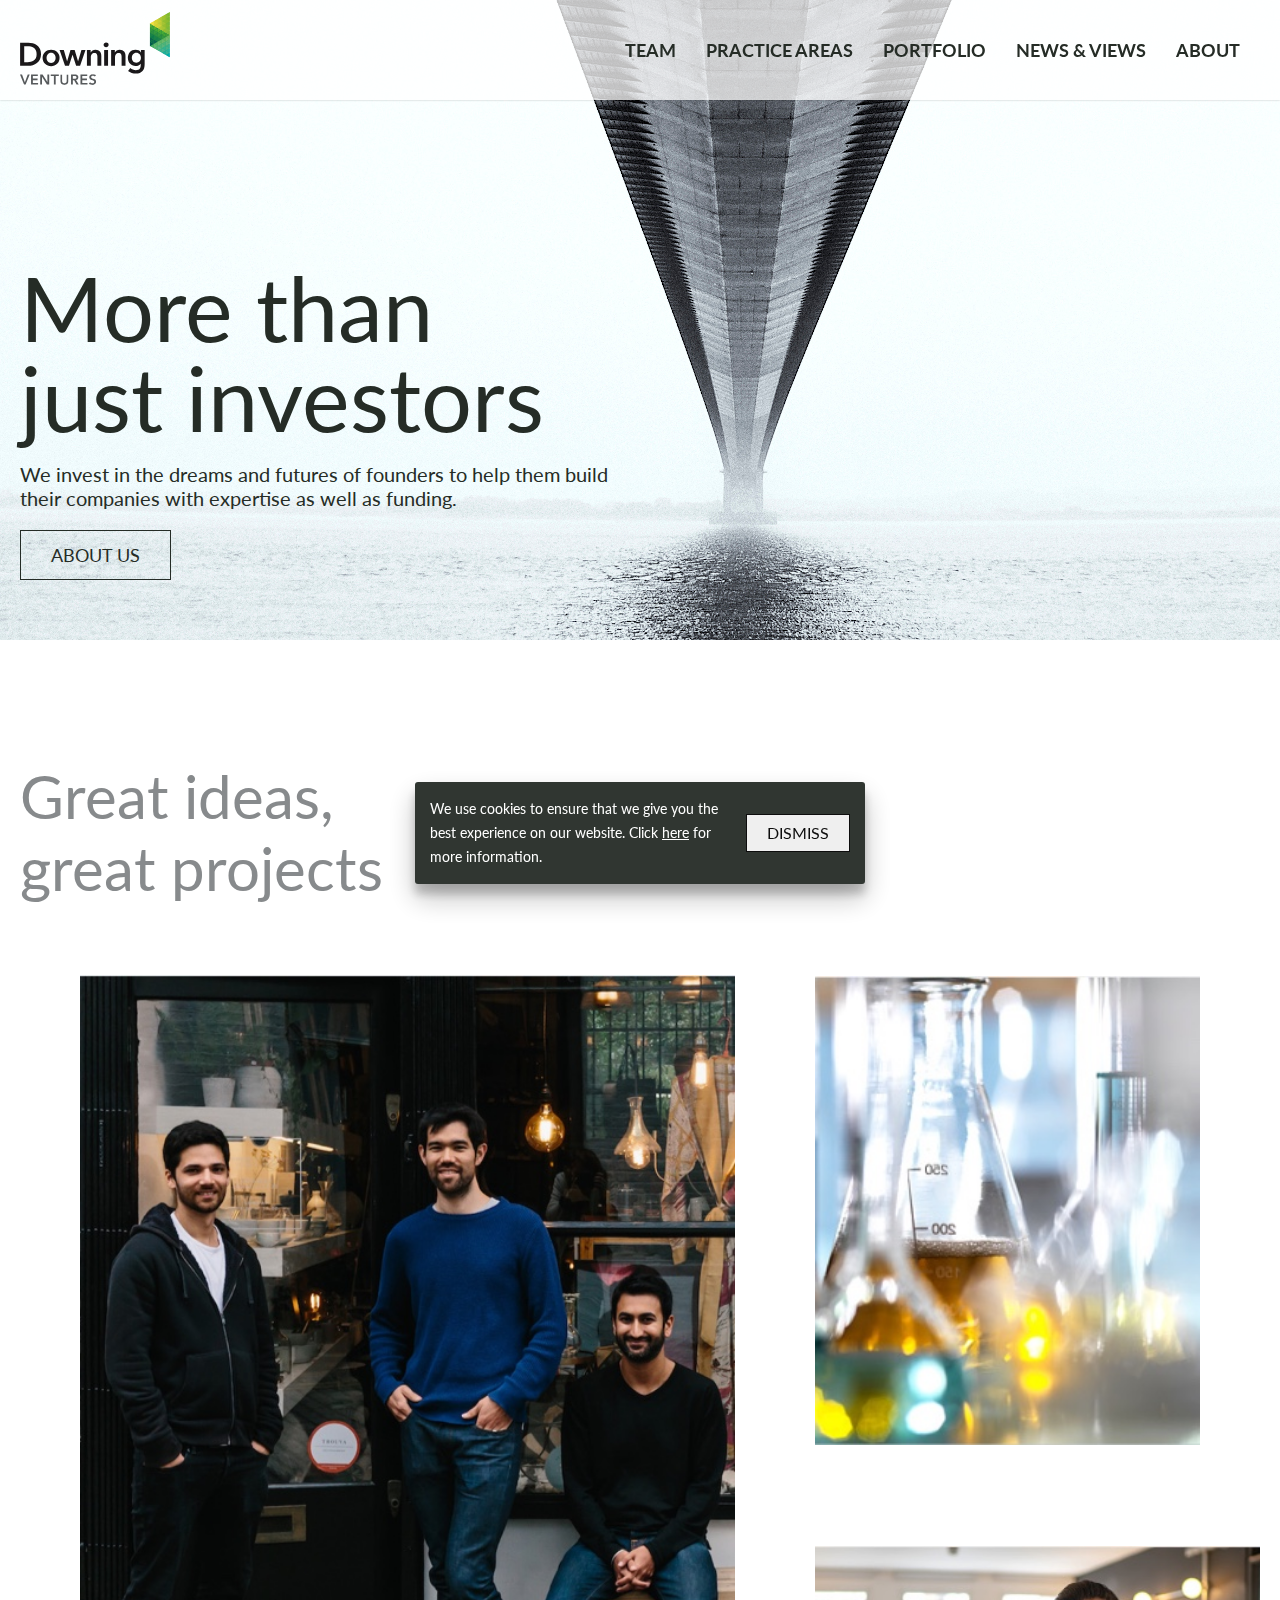
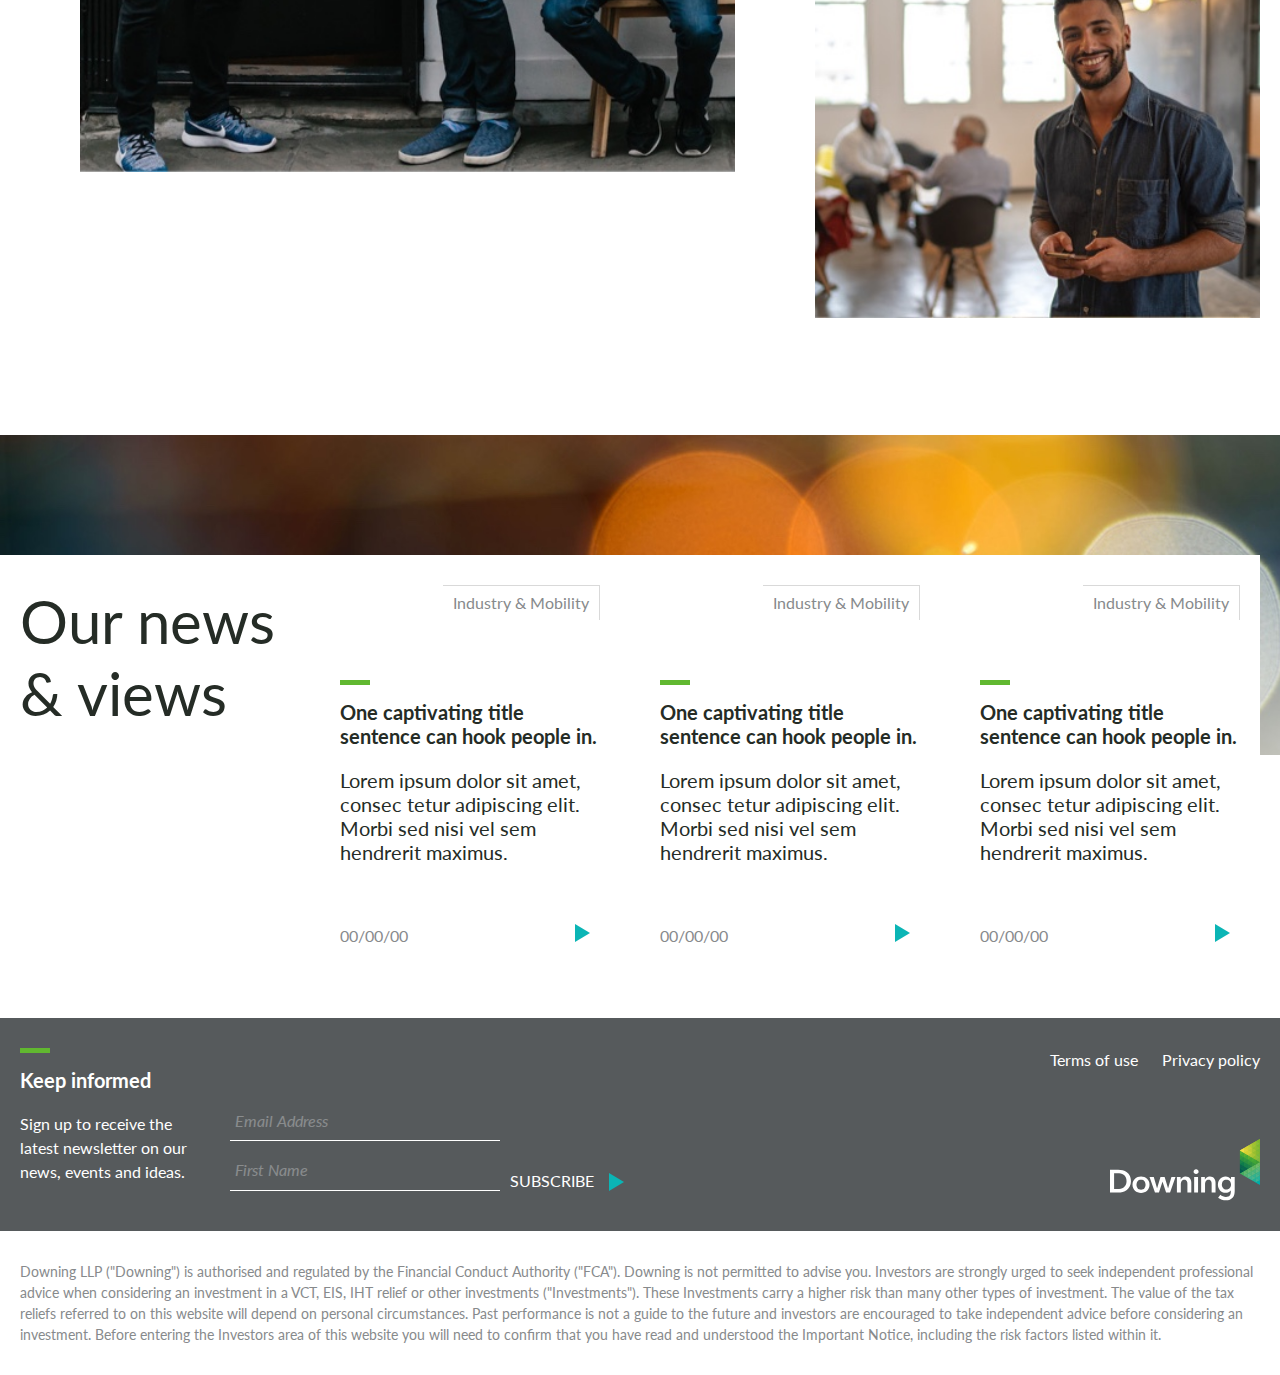
<file: index.html>
<!doctype html>
<html class="no-js" lang="">

<head>
  <!-- Google Tag Manager -->
  <script>(function(w,d,s,l,i){w[l] = w[l] || []; w[l].push({'gtm.start':new Date().getTime(),event:'gtm.js'});var f=d.getElementsByTagName(s)[0],j=d.createElement(s),dl=l!='dataLayer'?'&l='+l:'';j.async=true;j.src='https://www.googletagmanager.com/gtm.js?id='+i+dl+'&gtm_auth=Gxlud372S2MuqC4dWfpfrw&gtm_preview=env-1&gtm_cookies_win=x';f.parentNode.insertBefore(j,f);})(window,document,'script','dataLayer','GTM-KB8HG3V');</script>
  <!-- End Google Tag Manager -->
  <meta charset="utf-8">
  <title></title>
  <meta name="description" content="">
  <meta name="viewport" content="width=device-width, initial-scale=1">

  <meta property="og:title" content="">
  <meta property="og:type" content="">
  <meta property="og:url" content="">
  <meta property="og:image" content="">

  <link rel="apple-touch-icon" sizes="180x180" href="apple-touch-icon.png">
  <link rel="icon" type="image/png" sizes="32x32" href="favicon-32x32.png">
  <link rel="icon" type="image/png" sizes="16x16" href="favicon-16x16.png">
  <link rel="manifest" href="site.webmanifest">
  <link rel="mask-icon" href="safari-pinned-tab.svg" color="#5bbad5">
  <meta name="msapplication-TileColor" content="#0bb5b5">
  <meta name="theme-color" content="#ffffff">

  <link rel="preconnect" href="https://fonts.gstatic.com">
  <link href="https://fonts.googleapis.com/css2?family=Lato:wght@400;700&display=swap" rel="stylesheet">
  <link rel="stylesheet" href="css/normalize.css">
  <link rel="stylesheet" href="OwlCarousel2/dist/assets/owl.carousel.min.css">
  <link rel="stylesheet" href="css/main.css">
  <!--Mailchimp integration-->
  <script id="mcjs">!function(c,h,i,m,p){m=c.createElement(h),p=c.getElementsByTagName(h)[0],m.async=1,m.src=i,p.parentNode.insertBefore(m,p)}(document,"script","https://chimpstatic.com/mcjs-connected/js/users/8aaae1641f29e985fb9f0e3f3/4e80a49faa536af4efe88e70a.js");</script>
</head>

<body>
  <!-- Google Tag Manager (noscript) -->
  <noscript><iframe src='https://www.googletagmanager.com/ns.html?id=GTM-KB8HG3V&gtm_auth=Gxlud372S2MuqC4dWfpfrw&gtm_preview=env-1&gtm_cookies_win=x' height='0' width='0' style='display:none; visibility:hidden'></iframe></noscript>
  <!-- End Google Tag Manager (noscript) -->
  
  <!--<div class="top-app-bar__holder"></div>-->
  <header>
    <div class="top-app-bar" id="top-app-bar">
      <div class="container">
        <div class="clearfix">
          <a class="logo" href="#">
            <img alt="Downing Ventures" class="logo__icon--phone" src="img/assets-logos-icon-only.svg" style="height: 35px; width: 17px;">
            <img alt="Downing Ventures" aria-hidden="true" class="logo__icon--desktop" src="img/assets-logos-positive.svg" style="height: 75px; width: 150px;">
          </a>
          <a aria-hidden="true" class="menu-button" href="#" id="menu-button">
            <span></span>
          </a>
          <nav class="nav">
            <ul class="clearfix">
              <li>
                <a href="#">Team</a>
              </li>
              <li>
                <a href="#">Practice areas</a>
              </li>
              <li>
                <a href="#">Portfolio</a>
              </li>
              <li>
                <a href="#">News & views</a>
              </li>
              <li>
                <a href="#">About</a>
              </li>
            </ul>
          </nav>
        </div>
      </div>
    </div>
    <div aria-hidden="true" class="drawer" id="drawer">
      <div class="table">
        <div class="table-row">
          <div class="table-cell middle">
            <nav class="headline-2 nav-2">
              <ul>
                <li>
                  <a href="#">Team</a>
                </li>
                <li>
                  <a href="#">Practice areas</a>
                </li>
                <li>
                  <a href="#">Portfolio</a>
                </li>
                <li>
                  <a href="#">News & views</a>
                </li>
                <li>
                  <a href="#">About</a>
                </li>
              </ul>
            </nav>
          </div>
        </div>
      </div>
    </div>
  </header>
  <div class="hero">
    <div class="hero__media">
      <picture>
        <source srcset="img/GettyImages-982024456-1920x640.jpg" media="(min-width: 768px)">
        <img alt="" class="a-12__1" src="img/GettyImages-982024456-480x480.jpg">
      </picture>
    </div>
    <div class="hero__content">
      <div class="table">
        <div class="table-row">
          <div class="table-cell bottom">
            <div class="top-app-bar__holder"></div>
            <div class="container">
              <h1 class="io js-io">
                More than<br>
                just investors
              </h1>
              <div class="row">
                <div class="col-12 col-6-768">
                  <div class="io js-io" data-io-delay="250">
                    <div class="headline-5 hero__secondary-text">
                      <p>We invest in the dreams and futures of founders to help them build their companies with expertise as well as funding.</p>
                    </div>
                    <p><a class="button" href="#">About us</a></p>
                  </div>
                </div>
              </div>
            </div>
          </div>
        </div>
      </div>
    </div>
  </div>
  <div class="block">
    <div class="container">
      <h2 class="color-2 io js-io" data-io-delay="500">
        Great ideas,<br>
        great projects
      </h2>
      <div class="row-10">
        <div class="col-12 col-7-768 gutter-10">
          <a class="card card--0" href="#">
            <div>
              <picture>
                <source srcset="img/img-1.jpg" media="(min-width: 768px)">
                <img alt="" class="rellax" data-rellax-speed="1" src="img/img-1.jpg" style="height: auto; width: 100%;">
              </picture>
            </div>
            <div class="card__content io js-io" data-io-delay="250">
              One snappy sentence Lorem ipsum dolor amet, consectetur adipiscing.
            </div>
          </a>
        </div>
        <div class="col-12 col-5-768 gutter-10">
          <a class="card card--1" href="#">
            <p>
              <picture>
                <source srcset="img/img-2.jpg" media="(min-width: 768px)">
                <img alt="" class="rellax" data-rellax-speed="1" src="img/img-2.jpg" style="height: auto; width: 100%;">
              </picture>
            </p>
            <div class="card__content io js-io" data-io-delay="500">
              One snappy sentence Lorem ipsum dolor amet, consectetur adipiscing.
            </div>
          </a>
          <a class="card card--2" href="#">
            <p>
              <picture>
                <source srcset="img/img-3.jpg" media="(min-width: 768px)">
                <img alt="" class="rellax" data-rellax-speed="1" src="img/img-3.jpg" style="height: auto; width: 100%;">
              </picture>
            </p>
            <div class="card__content io js-io" data-io-delay="750">
              One snappy sentence Lorem ipsum dolor amet, consectetur adipiscing.
            </div>
          </a>
        </div>
      </div>
    </div>
  </div>
  <div class="block-2">
    <div class="block-2__media">
      <picture>
        <source srcset="img/img-4.jpg" media="(min-width: 768px)">
        <img alt="" src="img/img-4.jpg">
      </picture>
    </div>
    <div class="block-2__content-wrapper">
      <div class="container">
        <div class="block-2__content">
          <div class="row-10 row-30-1024">
            <div class="col-12 col-3-768 gutter-10 gutter-30-1024">
              <h2 class="headine">Our news & views</h2>
            </div>
            <div class="col-12 col-3-768 gutter-10 gutter-30-1024">
              <div class="card-2">
                <div class="table">
                  <div class="table-row">
                    <div class="table-cell top">
                      <div class="chip-set">
                        <a class="color-2 chip" href="#">Industry & Mobility</a>
                      </div>
                      <div class="card-2__content">
                        <h3 class="headline-5 heading">
                          <a class="card-2__title" href="#">One captivating title sentence can hook people in.</a>
                        </h3>
                        <p class="headline-5">Lorem ipsum dolor sit amet, consec tetur adipiscing elit. Morbi sed nisi vel sem hendrerit maximus.</p>
                      </div>
                    </div>
                  </div>
                  <div class="table-row">
                    <div class="table-cell bottom">
                      <a class="color-2 card-2__action" href="#">00/00/00</a>
                    </div>
                  </div>
                </div>
              </div>
            </div>
            <div class="col-12 col-3-768 gutter-10 gutter-30-1024">
              <div class="card-2">
                <div class="table">
                  <div class="table-row">
                    <div class="table-cell top">
                      <div class="chip-set">
                        <a class="color-2 chip" href="#">Industry & Mobility</a>
                      </div>
                      <div class="card-2__content">
                        <h3 class="headline-5 heading">
                          <a class="card-2__title" href="#">One captivating title sentence can hook people in.</a>
                        </h3>
                        <p class="headline-5">Lorem ipsum dolor sit amet, consec tetur adipiscing elit. Morbi sed nisi vel sem hendrerit maximus.</p>
                      </div>
                    </div>
                  </div>
                  <div class="table-row">
                    <div class="table-cell bottom">
                      <a class="color-2 card-2__action" href="#">00/00/00</a>
                    </div>
                  </div>
                </div>
              </div>
            </div>
            <div class="col-12 col-3-768 gutter-10 gutter-30-1024">
              <div class="card-2">
                <div class="table">
                  <div class="table-row">
                    <div class="table-cell top">
                      <div class="chip-set">
                        <a class="color-2 chip" href="#">Industry & Mobility</a>
                      </div>
                      <div class="card-2__content">
                        <h3 class="headline-5 heading">
                          <a class="card-2__title" href="#">One captivating title sentence can hook people in.</a>
                        </h3>
                        <p class="headline-5">Lorem ipsum dolor sit amet, consec tetur adipiscing elit. Morbi sed nisi vel sem hendrerit maximus.</p>
                      </div>
                    </div>
                  </div>
                  <div class="table-row">
                    <div class="table-cell bottom">
                      <a class="color-2 card-2__action" href="#">00/00/00</a>
                    </div>
                  </div>
                </div>
              </div>
            </div>
          </div>
        </div>
      </div>
    </div>
  </div>
  <footer>
    <div class="footer">
      <div class="container">
        <div class="row-10">
          <div class="col-12 col-6-1024 gutter-10">
            <h3 class="headline-5 heading">Keep informed</h3>
            <div class="row-10">
              <div class="col-12 col-4-768 gutter-10">
                <p>Sign up to receive the latest newsletter on our news, events and ideas.</p>
              </div>
              <div class="col-12 col-8-768 gutter-10">
                <!-- Begin Mailchimp Signup Form -->
                <div id="mc_embed_signup">
                  <form action="https://downing.us8.list-manage.com/subscribe/post?u=8aaae1641f29e985fb9f0e3f3&amp;id=1aa2abff48" method="post" id="mc-embeddedsubscribe-form" name="mc-embedded-subscribe-form" class="validate form" target="_blank" novalidate>
                    <div id="mc_embed_signup_scroll">
                      <div class="row-10 flex-end">
                        <div class="col-12 col-8-768 gutter-10">
                          <div class="mc-field-group">
                            <label class="sr-only" for="mce-EMAIL">Email Address <span class="asterisk">*</span></label>
                            <input type="email" value="" name="EMAIL" class="required email text-field__input" id="mce-EMAIL" placeholder="Email Address">
                          </div>
                          <div class="mc-field-group">
                            <label class="sr-only" for="mce-FNAME">First Name</label>
                            <input type="text" value="" name="FNAME" class="text-field__input" id="mce-FNAME" placeholder="First Name">
                          </div>
                          <div id="mce-responses" class="clear">
                            <div class="response" id="mce-error-response" style="display:none"></div>
                            <div class="response" id="mce-success-response" style="display:none"></div>
                          </div>
                        </div>
                        <div class="col-12 col-4-768 gutter-10">
                          <!-- real people should not fill this in and expect good things - do not remove this or risk form bot signups-->
                          <div style="position: absolute; left: -5000px;" aria-hidden="true"><input type="text" name="b_8aaae1641f29e985fb9f0e3f3_1aa2abff48" tabindex="-1" value=""></div>
                          <div class="clear"><input type="submit" value="Subscribe" name="subscribe" id="mcembedded-subscribe" class="button-2"></div>
                        </div>
                      </div>
                    </div>
                  </form>
                </div>
                <!--End mc_embed_signup-->
              </div>
            </div>
            <div class="divider"></div>
          </div>
          <div class="col-12 col-6-1024 gutter-10">
            <div class="table">
              <div class="table-row">
                <div class="table-cell top">
                  <ul class="nav-3">
                    <li>
                      <a href="#">Terms of use</a>
                    </li>
                    <li>
                      <a href="#">Privacy policy</a>
                    </li>
                  </ul>
                </div>
              </div>
              <div class="table-row">
                <div class="table-cell bottom">
                  <p class="footer-logo"><img alt="Downing Ventures" src="img/logo-2.svg" style="height: 62px; width: 150px;"></p>
                </div>
              </div>
            </div>
          </div>
        </div>
      </div>
    </div>
    <div class="footer-2">
      <div class="container">
        <p class="caption color-2">Downing LLP ("Downing") is authorised and regulated by the Financial Conduct Authority ("FCA"). Downing is not permitted to advise you. Investors are strongly urged to seek independent professional advice when considering an investment in a VCT, EIS, IHT relief or other investments ("Investments"). These Investments carry a higher risk than many other types of investment. The value of the tax reliefs referred to on this website will depend on personal circumstances. Past performance is not a guide to the future and investors are encouraged to take independent advice before considering an investment. Before entering the Investors area of this website you will need to confirm that you have read and understood the Important Notice, including the risk factors listed within it.</p>
      </div>
    </div>
  </footer>
  <div id="cookieConsent" class="cookie-consent" data-sticky-container data-closable>
    <div class="cookie-consent__container sticky" data-sticky data-stick-to="bottom" data-sticky-on="small">
      <div class="snackbar">
        <div class="snackbar__msg">
          We use cookies to ensure that we give you the best experience on our website. Click <a href="/privacy-and-cookie-policy">here</a> for more information.
        </div>
        <button type="button"
          class="clear button accept-policy close snackbar__button"
          aria-label="Close"
          data-close="cookieConsent"
          data-cookie-string=".AspNet.Consent=yes; expires=Sun, 23 Jan 2022 13:21:35 GMT; path=/; secure; samesite=none">
          <span aria-hidden="true">Dismiss</span>
        </button>
      </div>
    </div>
  </div>
  <script src="js/vendor/modernizr-3.11.2.min.js"></script>
  <script src="js/vendor/jquery-3.5.1.min.js"></script>
  <script src="js/vendor/rellax.min.js"></script>
  <script src="OwlCarousel2/dist/owl.carousel.min.js"></script>
  <script src="js/plugins.js"></script>
  <script src="js/main.js"></script>
</body>

</html>
</file>
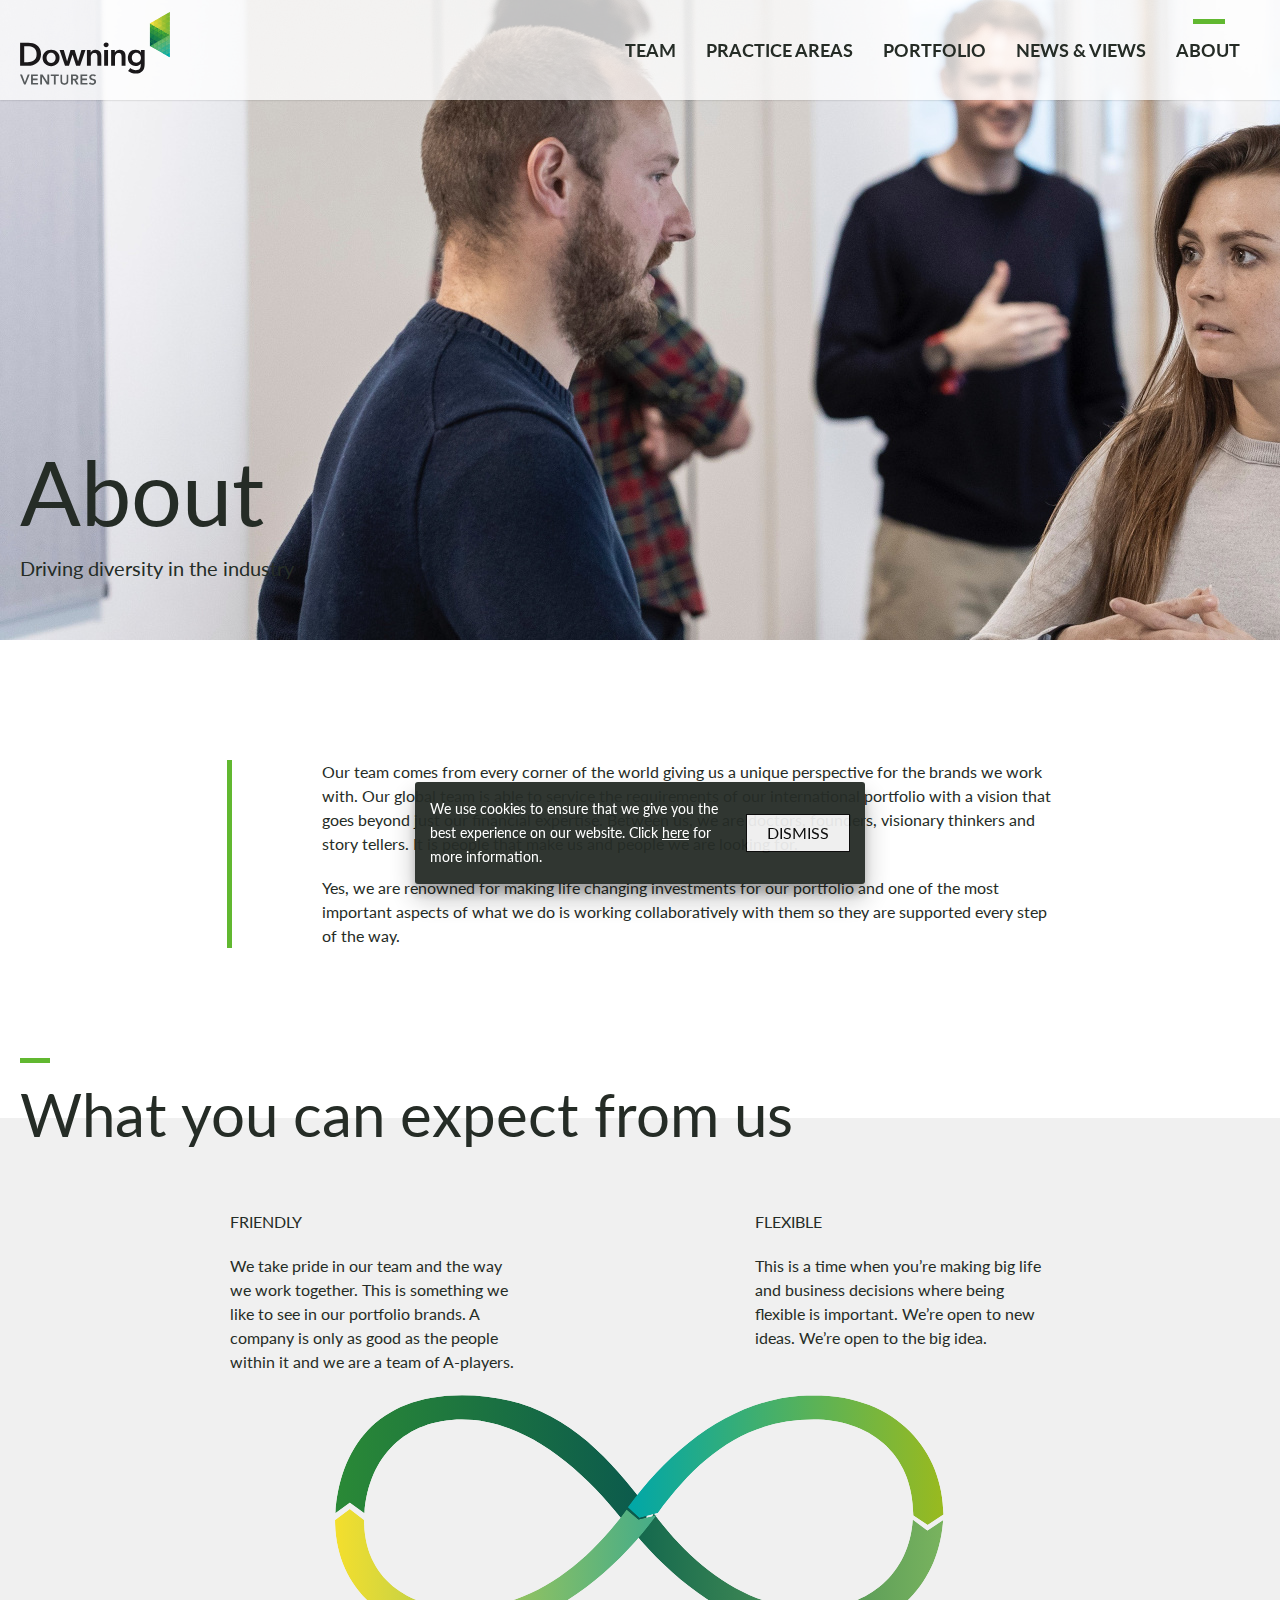
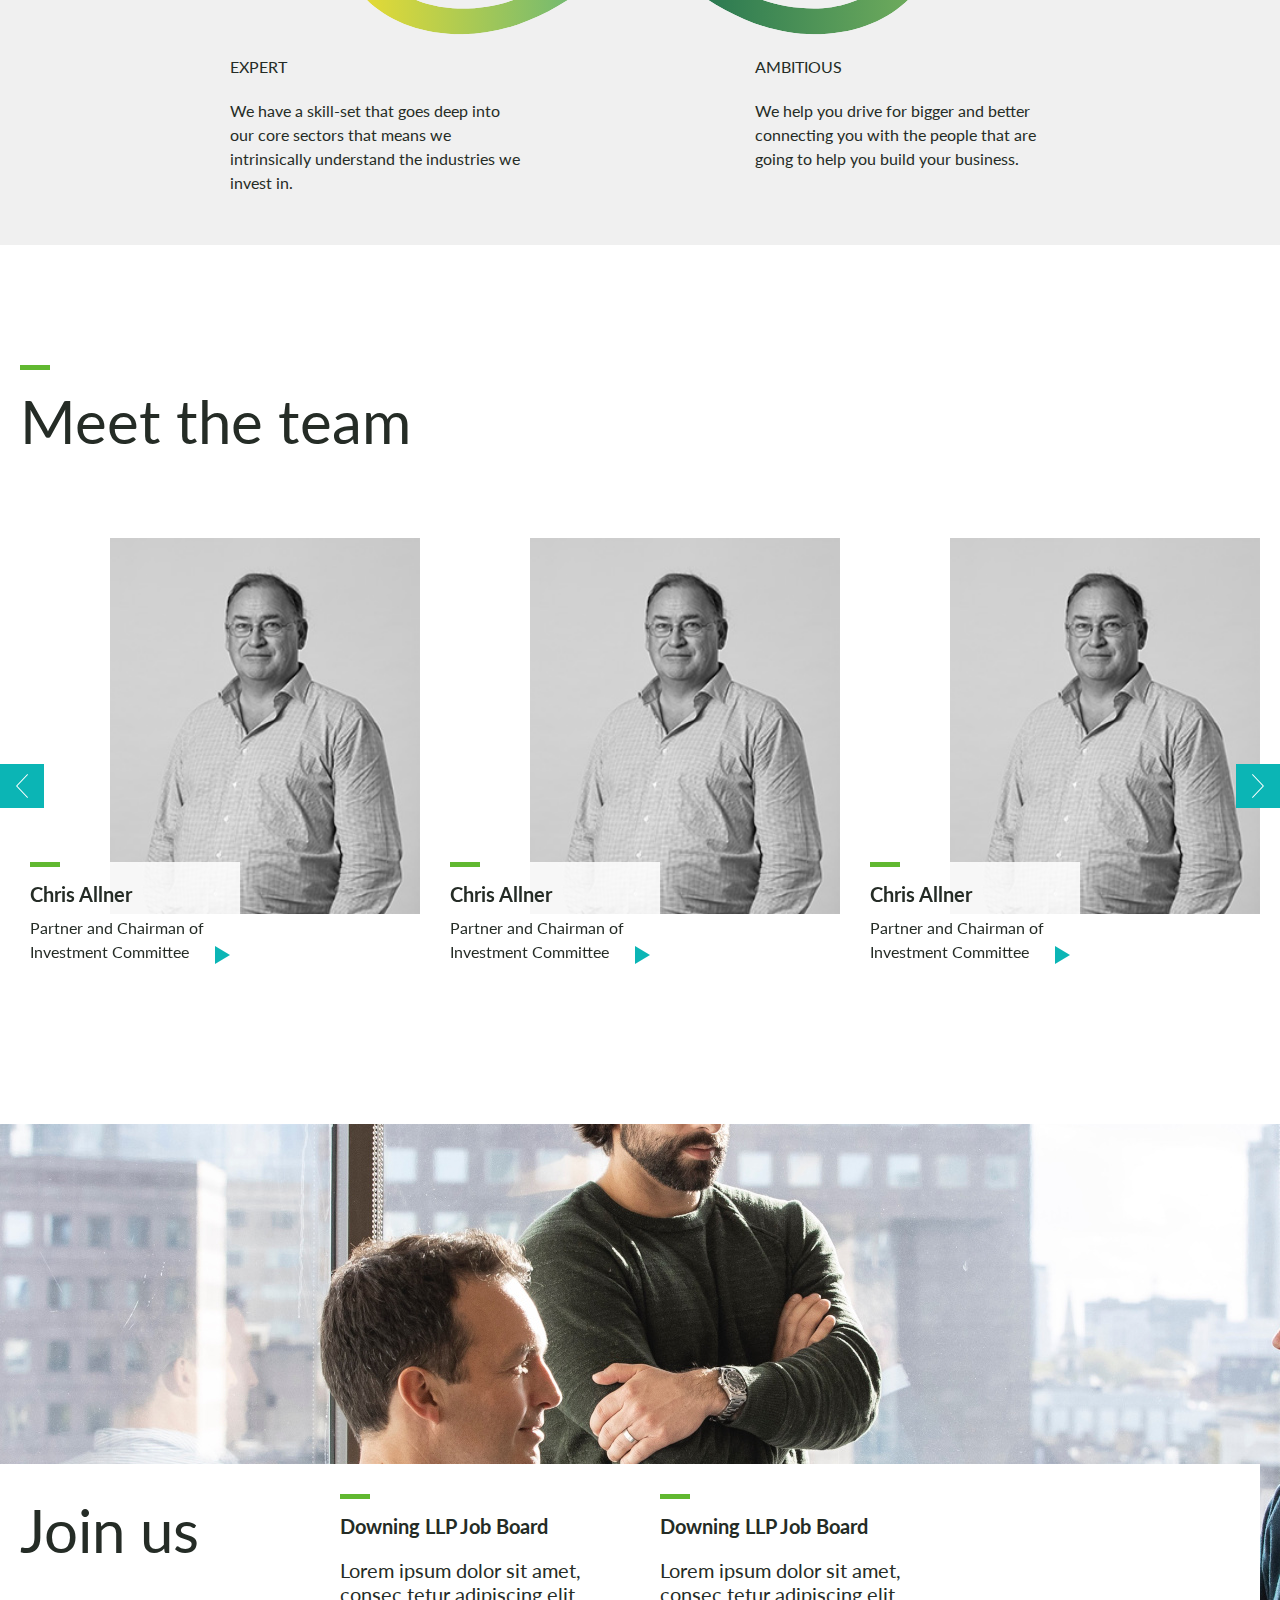
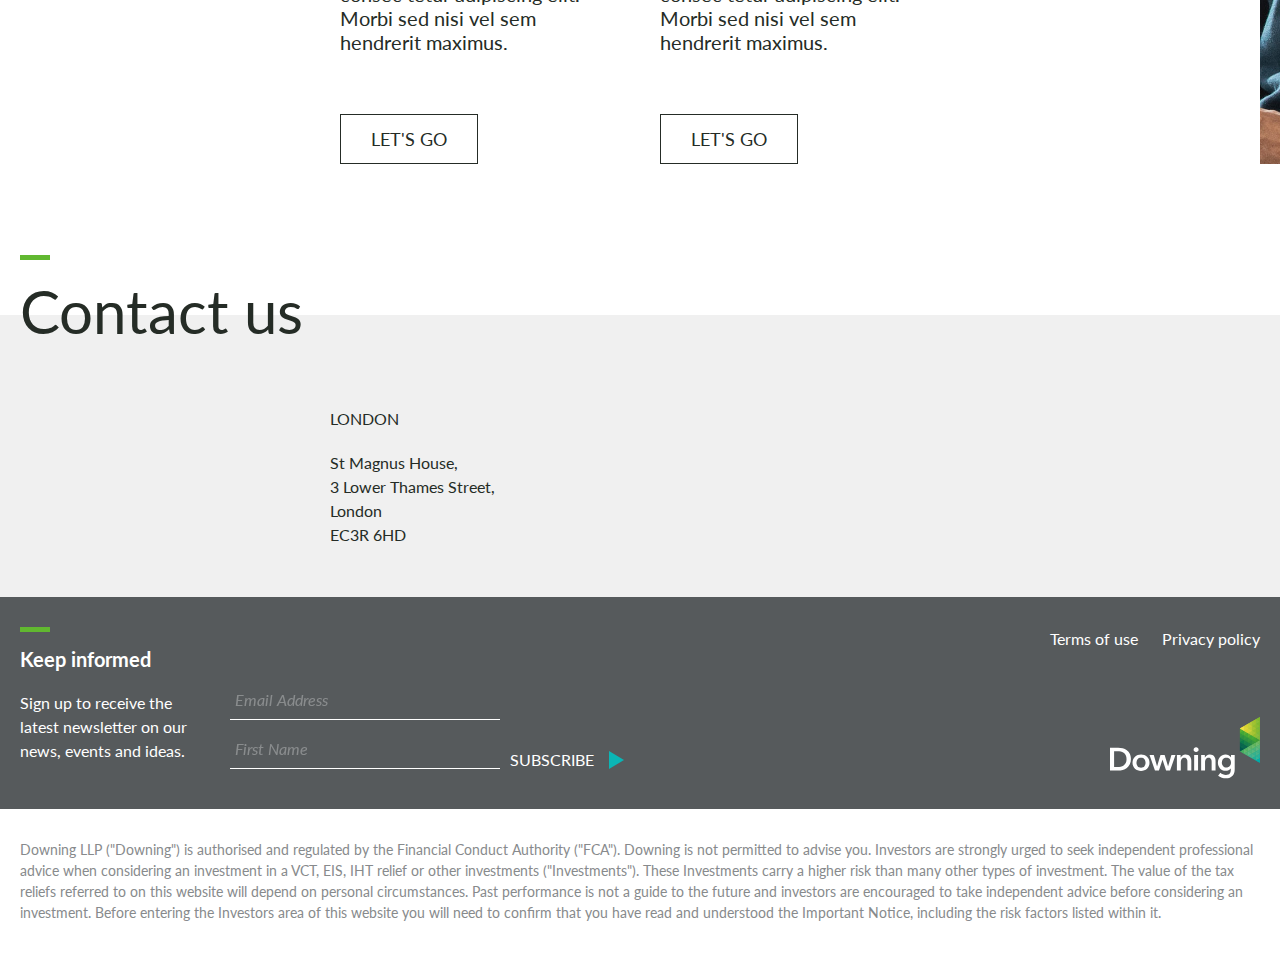
<file: about.html>
<!doctype html>
<html class="no-js" lang="">

<head>
  <!-- Google Tag Manager -->
  <script>(function(w,d,s,l,i){w[l] = w[l] || []; w[l].push({'gtm.start':new Date().getTime(),event:'gtm.js'});var f=d.getElementsByTagName(s)[0],j=d.createElement(s),dl=l!='dataLayer'?'&l='+l:'';j.async=true;j.src='https://www.googletagmanager.com/gtm.js?id='+i+dl+'&gtm_auth=Gxlud372S2MuqC4dWfpfrw&gtm_preview=env-1&gtm_cookies_win=x';f.parentNode.insertBefore(j,f);})(window,document,'script','dataLayer','GTM-KB8HG3V');</script>
  <!-- End Google Tag Manager -->
  <meta charset="utf-8">
  <title></title>
  <meta name="description" content="">
  <meta name="viewport" content="width=device-width, initial-scale=1">

  <meta property="og:title" content="">
  <meta property="og:type" content="">
  <meta property="og:url" content="">
  <meta property="og:image" content="">

  <link rel="apple-touch-icon" sizes="180x180" href="apple-touch-icon.png">
  <link rel="icon" type="image/png" sizes="32x32" href="favicon-32x32.png">
  <link rel="icon" type="image/png" sizes="16x16" href="favicon-16x16.png">
  <link rel="manifest" href="site.webmanifest">
  <link rel="mask-icon" href="safari-pinned-tab.svg" color="#5bbad5">
  <meta name="msapplication-TileColor" content="#0bb5b5">
  <meta name="theme-color" content="#ffffff">

  <link rel="preconnect" href="https://fonts.gstatic.com">
  <link href="https://fonts.googleapis.com/css2?family=Lato:wght@400;700&display=swap" rel="stylesheet">
  <link rel="stylesheet" href="css/normalize.css">
  <link rel="stylesheet" href="OwlCarousel2/dist/assets/owl.carousel.min.css">
  <link rel="stylesheet" href="css/main.css">
  <!--Mailchimp integration-->
  <script id="mcjs">!function(c,h,i,m,p){m=c.createElement(h),p=c.getElementsByTagName(h)[0],m.async=1,m.src=i,p.parentNode.insertBefore(m,p)}(document,"script","https://chimpstatic.com/mcjs-connected/js/users/8aaae1641f29e985fb9f0e3f3/4e80a49faa536af4efe88e70a.js");</script>
</head>

<body>
  <!-- Google Tag Manager (noscript) -->
  <noscript><iframe src='https://www.googletagmanager.com/ns.html?id=GTM-KB8HG3V&gtm_auth=Gxlud372S2MuqC4dWfpfrw&gtm_preview=env-1&gtm_cookies_win=x' height='0' width='0' style='display:none; visibility:hidden'></iframe></noscript>
  <!-- End Google Tag Manager (noscript) -->
  
  <!--<div class="top-app-bar__holder"></div>-->
  <header>
    <div class="top-app-bar" id="top-app-bar">
      <div class="container">
        <div class="clearfix">
          <a class="logo" href="#">
            <img alt="Downing Ventures" class="logo__icon--phone" src="img/assets-logos-icon-only.svg" style="height: 35px; width: 17px;">
            <img alt="Downing Ventures" aria-hidden="true" class="logo__icon--desktop" src="img/assets-logos-positive.svg" style="height: 75px; width: 150px;">
          </a>
          <a aria-hidden="true" class="menu-button" href="#" id="menu-button">
            <span></span>
          </a>
          <nav class="nav">
            <ul class="clearfix">
              <li>
                <a href="#">Team</a>
              </li>
              <li>
                <a href="#">Practice areas</a>
              </li>
              <li>
                <a href="#">Portfolio</a>
              </li>
              <li>
                <a href="#">News & views</a>
              </li>
              <li>
                <a class="active" href="#">About</a>
              </li>
            </ul>
          </nav>
        </div>
      </div>
    </div>
    <div aria-hidden="true" class="drawer" id="drawer">
      <div class="table">
        <div class="table-row">
          <div class="table-cell middle">
            <nav class="headline-2 nav-2">
              <ul>
                <li>
                  <a href="#">Team</a>
                </li>
                <li>
                  <a href="#">Practice areas</a>
                </li>
                <li>
                  <a href="#">Portfolio</a>
                </li>
                <li>
                  <a href="#">News & views</a>
                </li>
                <li>
                  <a class="active" href="#">About</a>
                </li>
              </ul>
            </nav>
          </div>
        </div>
      </div>
    </div>
  </header>
  <div class="hero">
    <div class="hero__media">
      <picture>
        <source srcset="img/gettyimages-1227314463-170667-a-1920x640.jpg" media="(min-width: 768px)">
        <img alt="" class="a-12__1" src="img/gettyimages-1227314463-170667-a-480x480.jpg">
      </picture>
    </div>
    <div class="hero__content">
      <div class="table">
        <div class="table-row">
          <div class="table-cell bottom">
            <div class="top-app-bar__holder"></div>
            <div class="container">
              <h1 class="io js-io">
                About
              </h1>
              <div class="row">
                <div class="col-12 col-6-768">
                  <div class="io js-io" data-io-delay="250">
                    <div class="headline-5 hero__secondary-text">
                      <p>Driving diversity in the industry</p>
                    </div>
                  </div>
                </div>
              </div>
            </div>
          </div>
        </div>
      </div>
    </div>
  </div>
  <div class="block">
    <div class="container">
      <div class="row">
        <div class="col-12 col-8-768 push-2-768">
          <div class="block-3">
            <p>Our team comes from every corner of the world giving us a unique perspective for the brands we work with. Our global team is able to service the requirements of our international portfolio with a vision that goes beyond just our financial expertise. Between us, we are doctors, founders, visionary thinkers and story tellers. It is people that make us and people we are looking for.</p>
            <p>Yes, we are renowned for making life changing investments for our portfolio and one of the most important aspects of what we do is working collaboratively with them so they are supported every step of the way.</p>
          </div>
        </div>
      </div>
    </div>
  </div>
  <div class="block-4">
    <div class="container">
      <div class="block-4__title">
        <h2 class="heading">What you can expect from us</h2>
      </div>
      <div class="row-10">
        <div class="col-12 col-6-768 col-3-1024 push-2-1024 gutter-10">
          <p>FRIENDLY</p>
          <p>We take pride in our team and the way we work together. This is something we like to see in our portfolio brands. A company is only as good as the people within it and we are a team of A-players.</p>
        </div>
        <div class="col-12 col-6-768 col-3-1024 push-2-1024 gutter-10">
          <p>FLEXIBLE</p>
          <p>This is a time when you’re making big life and business decisions where being flexible is important. We’re open to new ideas. We’re open to the big idea.</p>
        </div>
      </div>
      <div class="row-10">
        <div class="col-12 col-6-768 push-3-768 gutter-10">
          <p><img alt="" src="img/infinity.svg" style="height: auto; width: 100%;"></p>
        </div>
      </div>
      <div class="row-10">
        <div class="col-12 col-6-768 col-3-1024 push-2-1024 gutter-10">
          <p>EXPERT</p>
          <p>We have a skill-set that goes deep into our core sectors that means we intrinsically understand the industries we invest in.</p>
        </div>
        <div class="col-12 col-6-768 col-3-1024 push-2-1024 gutter-10">
          <p>AMBITIOUS</p>
          <p>We help you drive for bigger and better connecting you with the people that are going to help you build your business.</p>
        </div>
      </div>
    </div>
  </div>
  <div class="block">
    <div class="container">
      <h2 class="heading">Meet the team</h2>
      <div class="margin-60"></div>
      <div class="owl-carousel carousel js-carousel-2">
        <div>
          <a class="card-3" href="#">
            <div class="card-3__media">
              <picture>
                <source srcset="img/ChrisAllner_thumbnails.jpg" media="(min-width: 768px)">
                <img alt="" src="img/ChrisAllner_thumbnails.jpg" style="height: auto; width: 100%;">
              </picture>
            </div>
            <div class="card-3__content">
              <h3 class="headline-5 margin-10">Chris Allner</h3>
              <div>Partner and Chairman of Investment Committee</div>
            </div>
          </a>
        </div>
        <div>
          <a class="card-3" href="#">
            <div class="card-3__media">
              <picture>
                <source srcset="img/ChrisAllner_thumbnails.jpg" media="(min-width: 768px)">
                <img alt="" src="img/ChrisAllner_thumbnails.jpg" style="height: auto; width: 100%;">
              </picture>
            </div>
            <div class="card-3__content">
              <h3 class="headline-5 margin-10">Chris Allner</h3>
              <div>Partner and Chairman of Investment Committee</div>
            </div>
          </a>
        </div>
        <div>
          <a class="card-3" href="#">
            <div class="card-3__media">
              <picture>
                <source srcset="img/ChrisAllner_thumbnails.jpg" media="(min-width: 768px)">
                <img alt="" src="img/ChrisAllner_thumbnails.jpg" style="height: auto; width: 100%;">
              </picture>
            </div>
            <div class="card-3__content">
              <h3 class="headline-5 margin-10">Chris Allner</h3>
              <div>Partner and Chairman of Investment Committee</div>
            </div>
          </a>
        </div>
        <div>
          <a class="card-3" href="#">
            <div class="card-3__media">
              <picture>
                <source srcset="img/ChrisAllner_thumbnails.jpg" media="(min-width: 768px)">
                <img alt="" src="img/ChrisAllner_thumbnails.jpg" style="height: auto; width: 100%;">
              </picture>
            </div>
            <div class="card-3__content">
              <h3 class="headline-5 margin-10">Chris Allner</h3>
              <div>Partner and Chairman of Investment Committee</div>
            </div>
          </a>
        </div>
      </div>
    </div>
  </div>
  <div class="block-6">
    <div class="block-6__media">
      <picture>
        <source srcset="img/img-5.jpg" media="(min-width: 768px)">
        <img alt="" src="img/img-5.jpg">
      </picture>
    </div>
    <div class="block-6__content-wrapper">
      <div class="container">
        <div class="block-6__content">
          <div class="row-10 row-30-1024">
            <div class="col-12 col-3-768 gutter-10 gutter-30-1024">
              <h2 class="headine">Join us</h2>
            </div>
            <div class="col-12 col-3-768 gutter-10 gutter-30-1024">
              <div class="card-2">
                <div class="table">
                  <div class="table-row">
                    <div class="table-cell top">
                      <div class="card-2__content">
                        <h3 class="headline-5 heading">
                          <a class="card-2__title" href="#">Downing LLP Job Board</a>
                        </h3>
                        <p class="headline-5">Lorem ipsum dolor sit amet, consec tetur adipiscing elit. Morbi sed nisi vel sem hendrerit maximus.</p>
                      </div>
                    </div>
                  </div>
                  <div class="table-row">
                    <div class="table-cell bottom">
                      <p><a class="button" href="#">Let's go</a></p>
                    </div>
                  </div>
                </div>
              </div>
            </div>
            <div class="col-12 col-3-768 gutter-10 gutter-30-1024">
              <div class="card-2">
                <div class="table">
                  <div class="table-row">
                    <div class="table-cell top">
                      <div class="card-2__content">
                        <h3 class="headline-5 heading">
                          <a class="card-2__title" href="#">Downing LLP Job Board</a>
                        </h3>
                        <p class="headline-5">Lorem ipsum dolor sit amet, consec tetur adipiscing elit. Morbi sed nisi vel sem hendrerit maximus.</p>
                      </div>
                    </div>
                  </div>
                  <div class="table-row">
                    <div class="table-cell bottom">
                      <p><a class="button" href="#">Let's go</a></p>
                    </div>
                  </div>
                </div>
              </div>
            </div>
          </div>
        </div>
      </div>
    </div>
  </div>
  <div class="margin-120"></div>
  <div class="block-4">
    <div class="container">
      <div class="block-4__title">
        <h2 class="heading">Contact us</h2>
      </div>
      <div class="row">
        <div class="col-12 col-6-768 push-3-768">
          <p>LONDON</p>
          <p>
            St Magnus House,<br>
            3 Lower Thames Street,<br>
            London <br>
            EC3R 6HD
          </p>
        </div>
      </div>
    </div>
  </div>
  <footer>
    <div class="footer">
      <div class="container">
        <div class="row-10">
          <div class="col-12 col-6-1024 gutter-10">
            <h3 class="headline-5 heading">Keep informed</h3>
            <div class="row-10">
              <div class="col-12 col-4-768 gutter-10">
                <p>Sign up to receive the latest newsletter on our news, events and ideas.</p>
              </div>
              <div class="col-12 col-8-768 gutter-10">
                <!-- Begin Mailchimp Signup Form -->
                <div id="mc_embed_signup">
                  <form action="https://downing.us8.list-manage.com/subscribe/post?u=8aaae1641f29e985fb9f0e3f3&amp;id=1aa2abff48" method="post" id="mc-embeddedsubscribe-form" name="mc-embedded-subscribe-form" class="validate form" target="_blank" novalidate>
                    <div id="mc_embed_signup_scroll">
                      <div class="row-10 flex-end">
                        <div class="col-12 col-8-768 gutter-10">
                          <div class="mc-field-group">
                            <label class="sr-only" for="mce-EMAIL">Email Address <span class="asterisk">*</span></label>
                            <input type="email" value="" name="EMAIL" class="required email text-field__input" id="mce-EMAIL" placeholder="Email Address">
                          </div>
                          <div class="mc-field-group">
                            <label class="sr-only" for="mce-FNAME">First Name</label>
                            <input type="text" value="" name="FNAME" class="text-field__input" id="mce-FNAME" placeholder="First Name">
                          </div>
                          <div id="mce-responses" class="clear">
                            <div class="response" id="mce-error-response" style="display:none"></div>
                            <div class="response" id="mce-success-response" style="display:none"></div>
                          </div>
                        </div>
                        <div class="col-12 col-4-768 gutter-10">
                          <!-- real people should not fill this in and expect good things - do not remove this or risk form bot signups-->
                          <div style="position: absolute; left: -5000px;" aria-hidden="true"><input type="text" name="b_8aaae1641f29e985fb9f0e3f3_1aa2abff48" tabindex="-1" value=""></div>
                          <div class="clear"><input type="submit" value="Subscribe" name="subscribe" id="mcembedded-subscribe" class="button-2"></div>
                        </div>
                      </div>
                    </div>
                  </form>
                </div>
                <!--End mc_embed_signup-->
              </div>
            </div>
            <div class="divider"></div>
          </div>
          <div class="col-12 col-6-1024 gutter-10">
            <div class="table">
              <div class="table-row">
                <div class="table-cell top">
                  <ul class="nav-3">
                    <li>
                      <a href="#">Terms of use</a>
                    </li>
                    <li>
                      <a href="#">Privacy policy</a>
                    </li>
                  </ul>
                </div>
              </div>
              <div class="table-row">
                <div class="table-cell bottom">
                  <p class="footer-logo"><img alt="Downing Ventures" src="img/logo-2.svg" style="height: 62px; width: 150px;"></p>
                </div>
              </div>
            </div>
          </div>
        </div>
      </div>
    </div>
    <div class="footer-2">
      <div class="container">
        <p class="caption color-2">Downing LLP ("Downing") is authorised and regulated by the Financial Conduct Authority ("FCA"). Downing is not permitted to advise you. Investors are strongly urged to seek independent professional advice when considering an investment in a VCT, EIS, IHT relief or other investments ("Investments"). These Investments carry a higher risk than many other types of investment. The value of the tax reliefs referred to on this website will depend on personal circumstances. Past performance is not a guide to the future and investors are encouraged to take independent advice before considering an investment. Before entering the Investors area of this website you will need to confirm that you have read and understood the Important Notice, including the risk factors listed within it.</p>
      </div>
    </div>
  </footer>
  <div id="cookieConsent" class="cookie-consent" data-sticky-container data-closable>
    <div class="cookie-consent__container sticky" data-sticky data-stick-to="bottom" data-sticky-on="small">
      <div class="snackbar">
        <div class="snackbar__msg">
          We use cookies to ensure that we give you the best experience on our website. Click <a href="/privacy-and-cookie-policy">here</a> for more information.
        </div>
        <button type="button"
          class="clear button accept-policy close snackbar__button"
          aria-label="Close"
          data-close="cookieConsent"
          data-cookie-string=".AspNet.Consent=yes; expires=Sun, 23 Jan 2022 13:21:35 GMT; path=/; secure; samesite=none">
          <span aria-hidden="true">Dismiss</span>
        </button>
      </div>
    </div>
  </div>
  <script src="js/vendor/modernizr-3.11.2.min.js"></script>
  <script src="js/vendor/jquery-3.5.1.min.js"></script>
  <script src="js/vendor/rellax.min.js"></script>
  <script src="OwlCarousel2/dist/owl.carousel.min.js"></script>
  <script src="js/plugins.js"></script>
  <script src="js/main.js"></script>
</body>

</html>
</file>
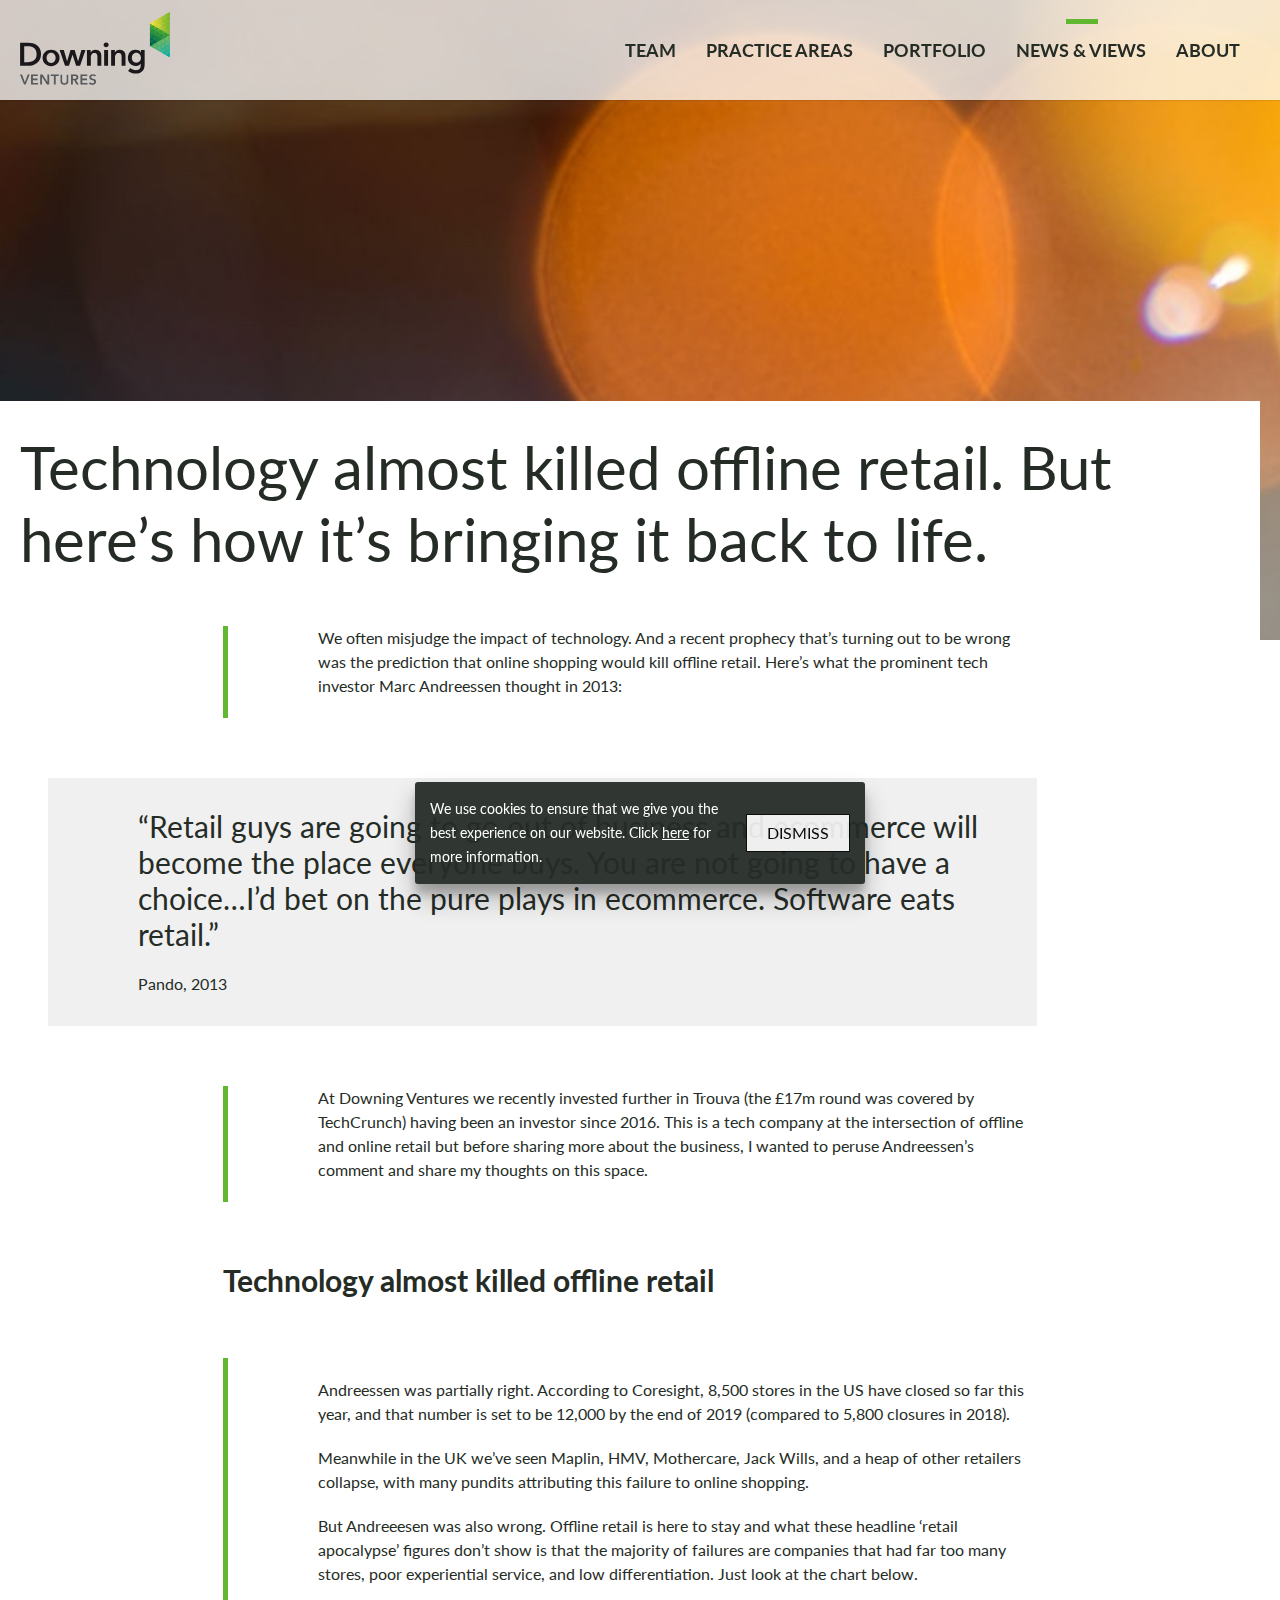
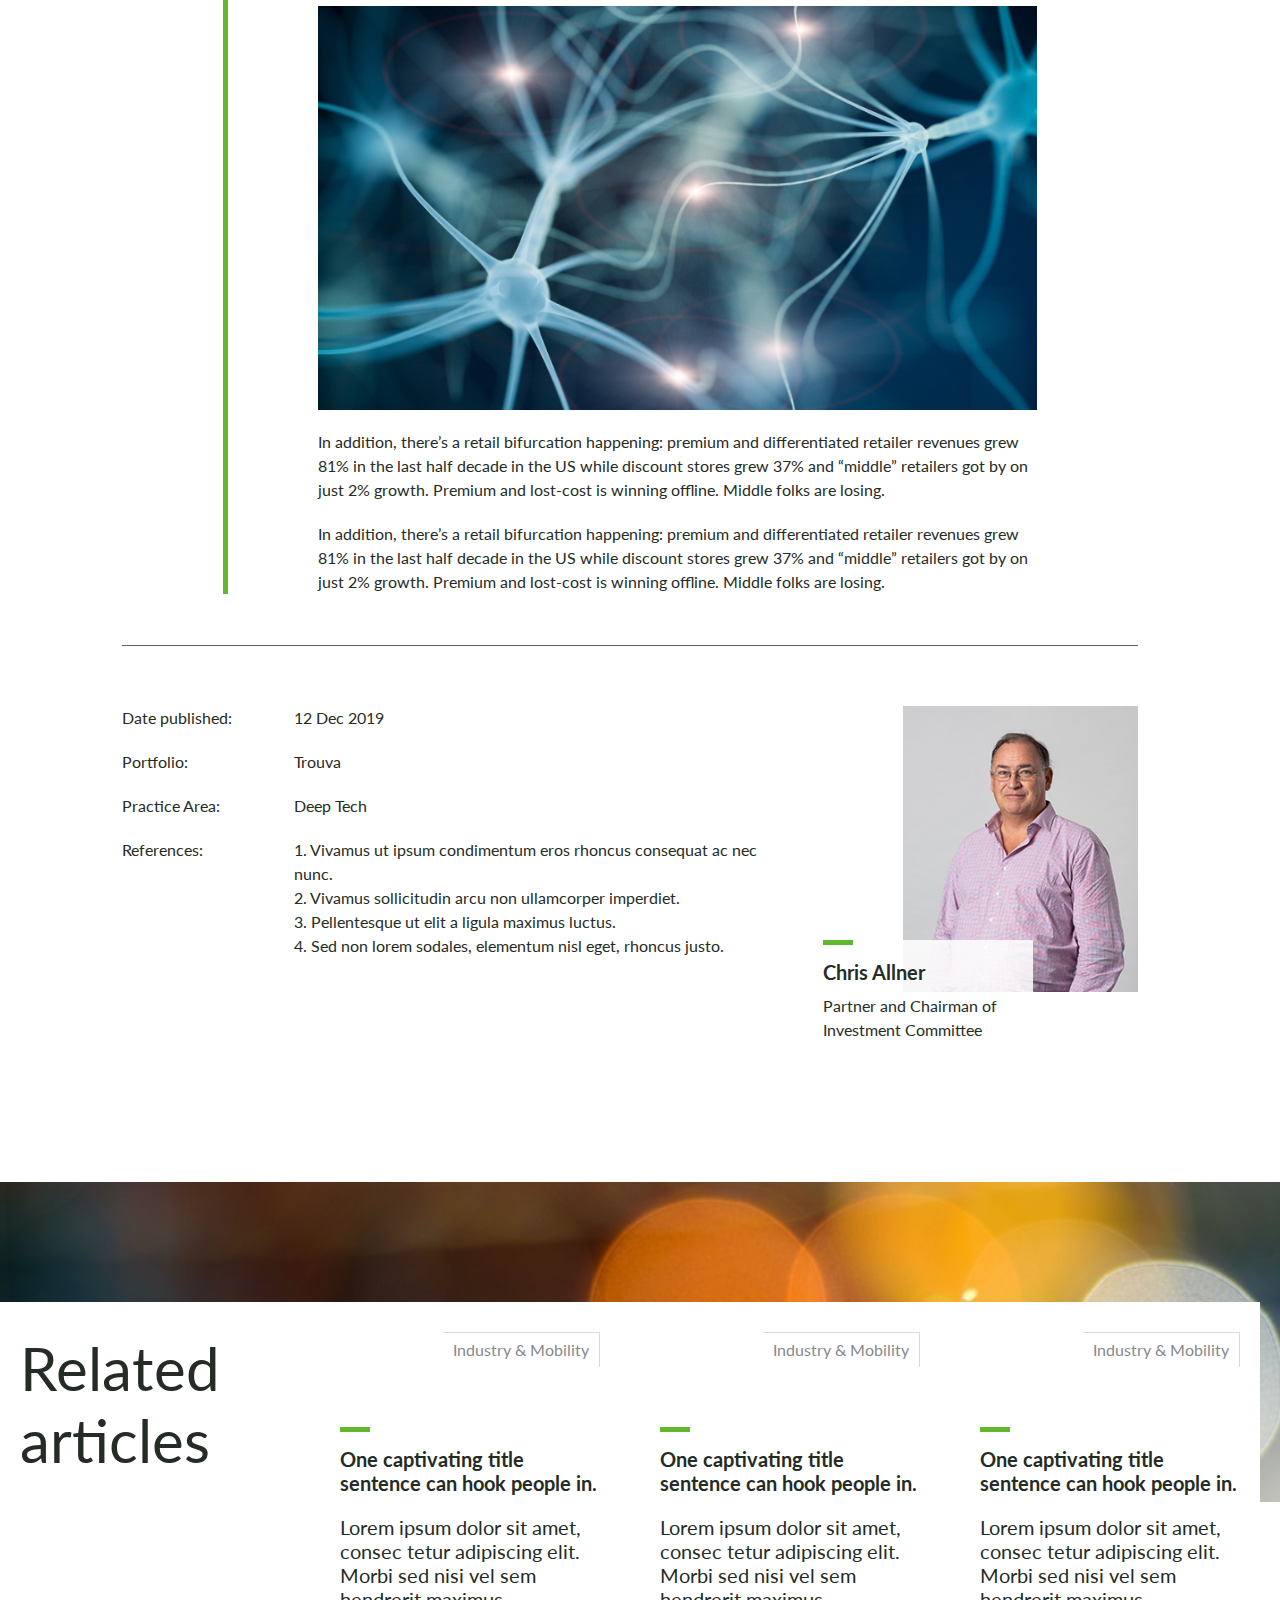
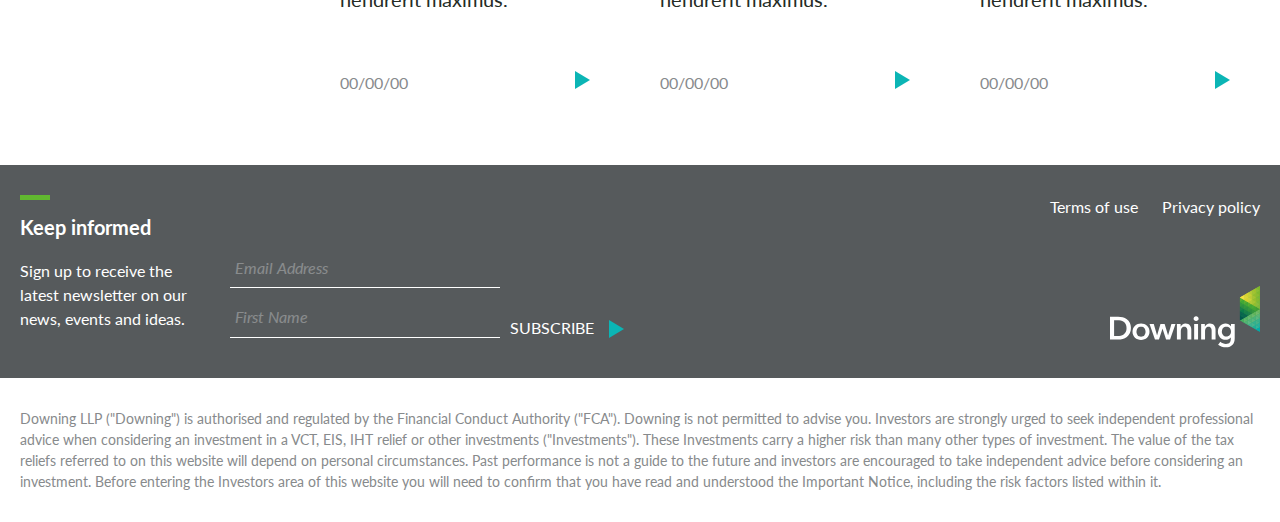
<file: news-detail.html>
<!doctype html>
<html class="no-js" lang="">

<head>
  <!-- Google Tag Manager -->
  <script>(function(w,d,s,l,i){w[l] = w[l] || []; w[l].push({'gtm.start':new Date().getTime(),event:'gtm.js'});var f=d.getElementsByTagName(s)[0],j=d.createElement(s),dl=l!='dataLayer'?'&l='+l:'';j.async=true;j.src='https://www.googletagmanager.com/gtm.js?id='+i+dl+'&gtm_auth=Gxlud372S2MuqC4dWfpfrw&gtm_preview=env-1&gtm_cookies_win=x';f.parentNode.insertBefore(j,f);})(window,document,'script','dataLayer','GTM-KB8HG3V');</script>
  <!-- End Google Tag Manager -->
  <meta charset="utf-8">
  <title></title>
  <meta name="description" content="">
  <meta name="viewport" content="width=device-width, initial-scale=1">

  <meta property="og:title" content="">
  <meta property="og:type" content="">
  <meta property="og:url" content="">
  <meta property="og:image" content="">

  <link rel="apple-touch-icon" sizes="180x180" href="apple-touch-icon.png">
  <link rel="icon" type="image/png" sizes="32x32" href="favicon-32x32.png">
  <link rel="icon" type="image/png" sizes="16x16" href="favicon-16x16.png">
  <link rel="manifest" href="site.webmanifest">
  <link rel="mask-icon" href="safari-pinned-tab.svg" color="#5bbad5">
  <meta name="msapplication-TileColor" content="#0bb5b5">
  <meta name="theme-color" content="#ffffff">

  <link rel="preconnect" href="https://fonts.gstatic.com">
  <link href="https://fonts.googleapis.com/css2?family=Lato:wght@400;700&display=swap" rel="stylesheet">
  <link rel="stylesheet" href="css/normalize.css">
  <link rel="stylesheet" href="OwlCarousel2/dist/assets/owl.carousel.min.css">
  <link rel="stylesheet" href="css/main.css">
  <!--Mailchimp integration-->
  <script id="mcjs">!function(c,h,i,m,p){m=c.createElement(h),p=c.getElementsByTagName(h)[0],m.async=1,m.src=i,p.parentNode.insertBefore(m,p)}(document,"script","https://chimpstatic.com/mcjs-connected/js/users/8aaae1641f29e985fb9f0e3f3/4e80a49faa536af4efe88e70a.js");</script>
</head>

<body>
  <!-- Google Tag Manager (noscript) -->
  <noscript><iframe src='https://www.googletagmanager.com/ns.html?id=GTM-KB8HG3V&gtm_auth=Gxlud372S2MuqC4dWfpfrw&gtm_preview=env-1&gtm_cookies_win=x' height='0' width='0' style='display:none; visibility:hidden'></iframe></noscript>
  <!-- End Google Tag Manager (noscript) -->
  
  <!--<div class="top-app-bar__holder"></div>-->
  <header>
    <div class="top-app-bar" id="top-app-bar">
      <div class="container">
        <div class="clearfix">
          <a class="logo" href="#">
            <img alt="Downing Ventures" class="logo__icon--phone" src="img/assets-logos-icon-only.svg" style="height: 35px; width: 17px;">
            <img alt="Downing Ventures" aria-hidden="true" class="logo__icon--desktop" src="img/assets-logos-positive.svg" style="height: 75px; width: 150px;">
          </a>
          <a aria-hidden="true" class="menu-button" href="#" id="menu-button">
            <span></span>
          </a>
          <nav class="nav">
            <ul class="clearfix">
              <li>
                <a href="#">Team</a>
              </li>
              <li>
                <a href="#">Practice areas</a>
              </li>
              <li>
                <a href="#">Portfolio</a>
              </li>
              <li>
                <a class="active" href="#">News & views</a>
              </li>
              <li>
                <a href="#">About</a>
              </li>
            </ul>
          </nav>
        </div>
      </div>
    </div>
    <div aria-hidden="true" class="drawer" id="drawer">
      <div class="table">
        <div class="table-row">
          <div class="table-cell middle">
            <nav class="headline-2 nav-2">
              <ul>
                <li>
                  <a href="#">Team</a>
                </li>
                <li>
                  <a href="#">Practice areas</a>
                </li>
                <li>
                  <a href="#">Portfolio</a>
                </li>
                <li>
                  <a class="active" href="#">News & views</a>
                </li>
                <li>
                  <a href="#">About</a>
                </li>
              </ul>
            </nav>
          </div>
        </div>
      </div>
    </div>
  </header>
  <div class="block-6">
    <div class="block-6__media">
      <picture>
        <source srcset="img/img-4.jpg" media="(min-width: 768px)">
        <img alt="" src="img/img-4.jpg">
      </picture>
    </div>
    <div class="block-6__content-wrapper">
      <div class="container">
        <div class="margin-60"></div>
        <div class="block-6__content">
          <h1 class="headline-2">Technology almost killed offline retail. But here’s how it’s bringing it back to life.</h1>
          <div class="margin-30"></div>
          <div class="row">
            <div class="col-12 col-8-1024 push-2-1024">
              <div class="block-3">
                <p>We often misjudge the impact of technology. And a recent prophecy that’s turning out to be wrong was the prediction that online shopping would kill offline retail. Here’s what the prominent tech investor Marc Andreessen thought in 2013:</p>
                <blockquote>
                  <p class="headline-4">“Retail guys are going to go out of business and ecommerce will become the place everyone buys. You are not going to have a choice…I’d bet on the pure plays in ecommerce. Software eats retail.”</p>
                  <p>Pando, 2013</p>
                </blockquote>
                <p>At Downing Ventures we recently invested further in Trouva (the £17m round was covered by TechCrunch) having been an investor since 2016. This is a tech company at the intersection of offline and online retail but before sharing more about the business, I wanted to peruse Andreessen’s comment and share my thoughts on this space.</p>
                <h4>Technology almost killed offline retail</h4>
                <p>Andreessen was partially right. According to Coresight, 8,500 stores in the US have closed so far this year, and that number is set to be 12,000 by the end of 2019 (compared to 5,800 closures in 2018).</p>
                <p>Meanwhile in the UK we’ve seen Maplin, HMV, Mothercare, Jack Wills, and a heap of other retailers collapse, with many pundits attributing this failure to online shopping.</p>
                <p>But Andreeesen was also wrong. Offline retail is here to stay and what these headline ‘retail apocalypse’ figures don’t show is that the majority of failures are companies that had far too many stores, poor experiential service, and low differentiation. Just look at the chart below.</p>
                <p>
                  <img alt="" src="img/iStock-622767436-860x484.jpg">
                </p>
                <p>In addition, there’s a retail bifurcation happening: premium and differentiated retailer revenues grew 81% in the last half decade in the US while discount stores grew 37% and “middle” retailers got by on just 2% growth. Premium and lost-cost is winning offline. Middle folks are losing.</p>
                <p>In addition, there’s a retail bifurcation happening: premium and differentiated retailer revenues grew 81% in the last half decade in the US while discount stores grew 37% and “middle” retailers got by on just 2% growth. Premium and lost-cost is winning offline. Middle folks are losing.</p>
              </div>
            </div>
          </div>
          <div class="margin-30"></div>
          <div class="row">
            <div class="col-12 col-10-1024 push-1-1024">
              <div class="divider-2"></div>
              <div class="row-10">
                <div class="col-12 col-8-768 gutter-10">
                  <div class="row-10">
                    <div class="col-12 col-3-768 gutter-10">
                      Date published:
                    </div>
                    <div class="col-12 col-9-768 gutter-10">
                      <p>12 Dec 2019</p>
                    </div>
                  </div>
                  <div class="row-10">
                    <div class="col-12 col-3-768 gutter-10">
                      Portfolio:
                    </div>
                    <div class="col-12 col-9-768 gutter-10">
                      <p>Trouva</p>
                    </div>
                  </div>
                  <div class="row-10">
                    <div class="col-12 col-3-768 gutter-10">
                      Practice Area:
                    </div>
                    <div class="col-12 col-9-768 gutter-10">
                      <p>Deep Tech</p>
                    </div>
                  </div>
                  <div class="row-10">
                    <div class="col-12 col-3-768 gutter-10">
                      References:
                    </div>
                    <div class="col-12 col-9-768 gutter-10">
                      <p>
                        1. Vivamus ut ipsum condimentum eros rhoncus consequat ac nec nunc.<br>
                        2. Vivamus sollicitudin arcu non ullamcorper imperdiet.<br>
                        3. Pellentesque ut elit a ligula maximus luctus.<br>
                        4. Sed non lorem sodales, elementum nisl eget, rhoncus justo.
                      </p>
                    </div>
                  </div>
                  <div class="margin-30"></div>
                </div>
                <div class="col-12 col-4-768 gutter-10">
                  <div class="card-8">
                    <div>
                      <picture>
                        <source srcset="img/ChrisAllner_thumbnails.jpg" media="(min-width: 768px)">
                        <img alt="" src="img/ChrisAllner_thumbnails.jpg" style="height: auto; width: 100%;">
                      </picture>
                    </div>
                    <div class="card-8__content">
                      <h3 class="headline-5 margin-10">Chris Allner</h3>
                      <div>Partner and Chairman of Investment Committee</div>
                    </div>
                  </div>
                </div>
              </div>
            </div>
          </div>
        </div>
      </div>
    </div>
  </div>
  <div class="block-2">
    <div class="block-2__media">
      <picture>
        <source srcset="img/img-4.jpg" media="(min-width: 768px)">
        <img alt="" src="img/img-4.jpg">
      </picture>
    </div>
    <div class="block-2__content-wrapper">
      <div class="container">
        <div class="block-2__content">
          <div class="row-10 row-30-1024">
            <div class="col-12 col-3-768 gutter-10 gutter-30-1024">
              <h2 class="headine">Related articles</h2>
            </div>
            <div class="col-12 col-3-768 gutter-10 gutter-30-1024">
              <div class="card-2">
                <div class="table">
                  <div class="table-row">
                    <div class="table-cell top">
                      <div class="chip-set">
                        <a class="color-2 chip" href="#">Industry & Mobility</a>
                      </div>
                      <div class="card-2__content">
                        <h3 class="headline-5 heading">
                          <a class="card-2__title" href="#">One captivating title sentence can hook people in.</a>
                        </h3>
                        <p class="headline-5">Lorem ipsum dolor sit amet, consec tetur adipiscing elit. Morbi sed nisi vel sem hendrerit maximus.</p>
                      </div>
                    </div>
                  </div>
                  <div class="table-row">
                    <div class="table-cell bottom">
                      <a class="color-2 card-2__action" href="#">00/00/00</a>
                    </div>
                  </div>
                </div>
              </div>
            </div>
            <div class="col-12 col-3-768 gutter-10 gutter-30-1024">
              <div class="card-2">
                <div class="table">
                  <div class="table-row">
                    <div class="table-cell top">
                      <div class="chip-set">
                        <a class="color-2 chip" href="#">Industry & Mobility</a>
                      </div>
                      <div class="card-2__content">
                        <h3 class="headline-5 heading">
                          <a class="card-2__title" href="#">One captivating title sentence can hook people in.</a>
                        </h3>
                        <p class="headline-5">Lorem ipsum dolor sit amet, consec tetur adipiscing elit. Morbi sed nisi vel sem hendrerit maximus.</p>
                      </div>
                    </div>
                  </div>
                  <div class="table-row">
                    <div class="table-cell bottom">
                      <a class="color-2 card-2__action" href="#">00/00/00</a>
                    </div>
                  </div>
                </div>
              </div>
            </div>
            <div class="col-12 col-3-768 gutter-10 gutter-30-1024">
              <div class="card-2">
                <div class="table">
                  <div class="table-row">
                    <div class="table-cell top">
                      <div class="chip-set">
                        <a class="color-2 chip" href="#">Industry & Mobility</a>
                      </div>
                      <div class="card-2__content">
                        <h3 class="headline-5 heading">
                          <a class="card-2__title" href="#">One captivating title sentence can hook people in.</a>
                        </h3>
                        <p class="headline-5">Lorem ipsum dolor sit amet, consec tetur adipiscing elit. Morbi sed nisi vel sem hendrerit maximus.</p>
                      </div>
                    </div>
                  </div>
                  <div class="table-row">
                    <div class="table-cell bottom">
                      <a class="color-2 card-2__action" href="#">00/00/00</a>
                    </div>
                  </div>
                </div>
              </div>
            </div>
          </div>
        </div>
      </div>
    </div>
  </div>
  <footer>
    <div class="footer">
      <div class="container">
        <div class="row-10">
          <div class="col-12 col-6-1024 gutter-10">
            <h3 class="headline-5 heading">Keep informed</h3>
            <div class="row-10">
              <div class="col-12 col-4-768 gutter-10">
                <p>Sign up to receive the latest newsletter on our news, events and ideas.</p>
              </div>
              <div class="col-12 col-8-768 gutter-10">
                <!-- Begin Mailchimp Signup Form -->
                <div id="mc_embed_signup">
                  <form action="https://downing.us8.list-manage.com/subscribe/post?u=8aaae1641f29e985fb9f0e3f3&amp;id=1aa2abff48" method="post" id="mc-embeddedsubscribe-form" name="mc-embedded-subscribe-form" class="validate form" target="_blank" novalidate>
                    <div id="mc_embed_signup_scroll">
                      <div class="row-10 flex-end">
                        <div class="col-12 col-8-768 gutter-10">
                          <div class="mc-field-group">
                            <label class="sr-only" for="mce-EMAIL">Email Address <span class="asterisk">*</span></label>
                            <input type="email" value="" name="EMAIL" class="required email text-field__input" id="mce-EMAIL" placeholder="Email Address">
                          </div>
                          <div class="mc-field-group">
                            <label class="sr-only" for="mce-FNAME">First Name</label>
                            <input type="text" value="" name="FNAME" class="text-field__input" id="mce-FNAME" placeholder="First Name">
                          </div>
                          <div id="mce-responses" class="clear">
                            <div class="response" id="mce-error-response" style="display:none"></div>
                            <div class="response" id="mce-success-response" style="display:none"></div>
                          </div>
                        </div>
                        <div class="col-12 col-4-768 gutter-10">
                          <!-- real people should not fill this in and expect good things - do not remove this or risk form bot signups-->
                          <div style="position: absolute; left: -5000px;" aria-hidden="true"><input type="text" name="b_8aaae1641f29e985fb9f0e3f3_1aa2abff48" tabindex="-1" value=""></div>
                          <div class="clear"><input type="submit" value="Subscribe" name="subscribe" id="mcembedded-subscribe" class="button-2"></div>
                        </div>
                      </div>
                    </div>
                  </form>
                </div>
                <!--End mc_embed_signup-->
              </div>
            </div>
            <div class="divider"></div>
          </div>
          <div class="col-12 col-6-1024 gutter-10">
            <div class="table">
              <div class="table-row">
                <div class="table-cell top">
                  <ul class="nav-3">
                    <li>
                      <a href="#">Terms of use</a>
                    </li>
                    <li>
                      <a href="#">Privacy policy</a>
                    </li>
                  </ul>
                </div>
              </div>
              <div class="table-row">
                <div class="table-cell bottom">
                  <p class="footer-logo"><img alt="Downing Ventures" src="img/logo-2.svg" style="height: 62px; width: 150px;"></p>
                </div>
              </div>
            </div>
          </div>
        </div>
      </div>
    </div>
    <div class="footer-2">
      <div class="container">
        <p class="caption color-2">Downing LLP ("Downing") is authorised and regulated by the Financial Conduct Authority ("FCA"). Downing is not permitted to advise you. Investors are strongly urged to seek independent professional advice when considering an investment in a VCT, EIS, IHT relief or other investments ("Investments"). These Investments carry a higher risk than many other types of investment. The value of the tax reliefs referred to on this website will depend on personal circumstances. Past performance is not a guide to the future and investors are encouraged to take independent advice before considering an investment. Before entering the Investors area of this website you will need to confirm that you have read and understood the Important Notice, including the risk factors listed within it.</p>
      </div>
    </div>
  </footer>
  <div id="cookieConsent" class="cookie-consent" data-sticky-container data-closable>
    <div class="cookie-consent__container sticky" data-sticky data-stick-to="bottom" data-sticky-on="small">
      <div class="snackbar">
        <div class="snackbar__msg">
          We use cookies to ensure that we give you the best experience on our website. Click <a href="/privacy-and-cookie-policy">here</a> for more information.
        </div>
        <button type="button"
          class="clear button accept-policy close snackbar__button"
          aria-label="Close"
          data-close="cookieConsent"
          data-cookie-string=".AspNet.Consent=yes; expires=Sun, 23 Jan 2022 13:21:35 GMT; path=/; secure; samesite=none">
          <span aria-hidden="true">Dismiss</span>
        </button>
      </div>
    </div>
  </div>
  <script src="js/vendor/modernizr-3.11.2.min.js"></script>
  <script src="js/vendor/jquery-3.5.1.min.js"></script>
  <script src="js/vendor/rellax.min.js"></script>
  <script src="OwlCarousel2/dist/owl.carousel.min.js"></script>
  <script src="js/plugins.js"></script>
  <script src="js/main.js"></script>
</body>

</html>
</file>
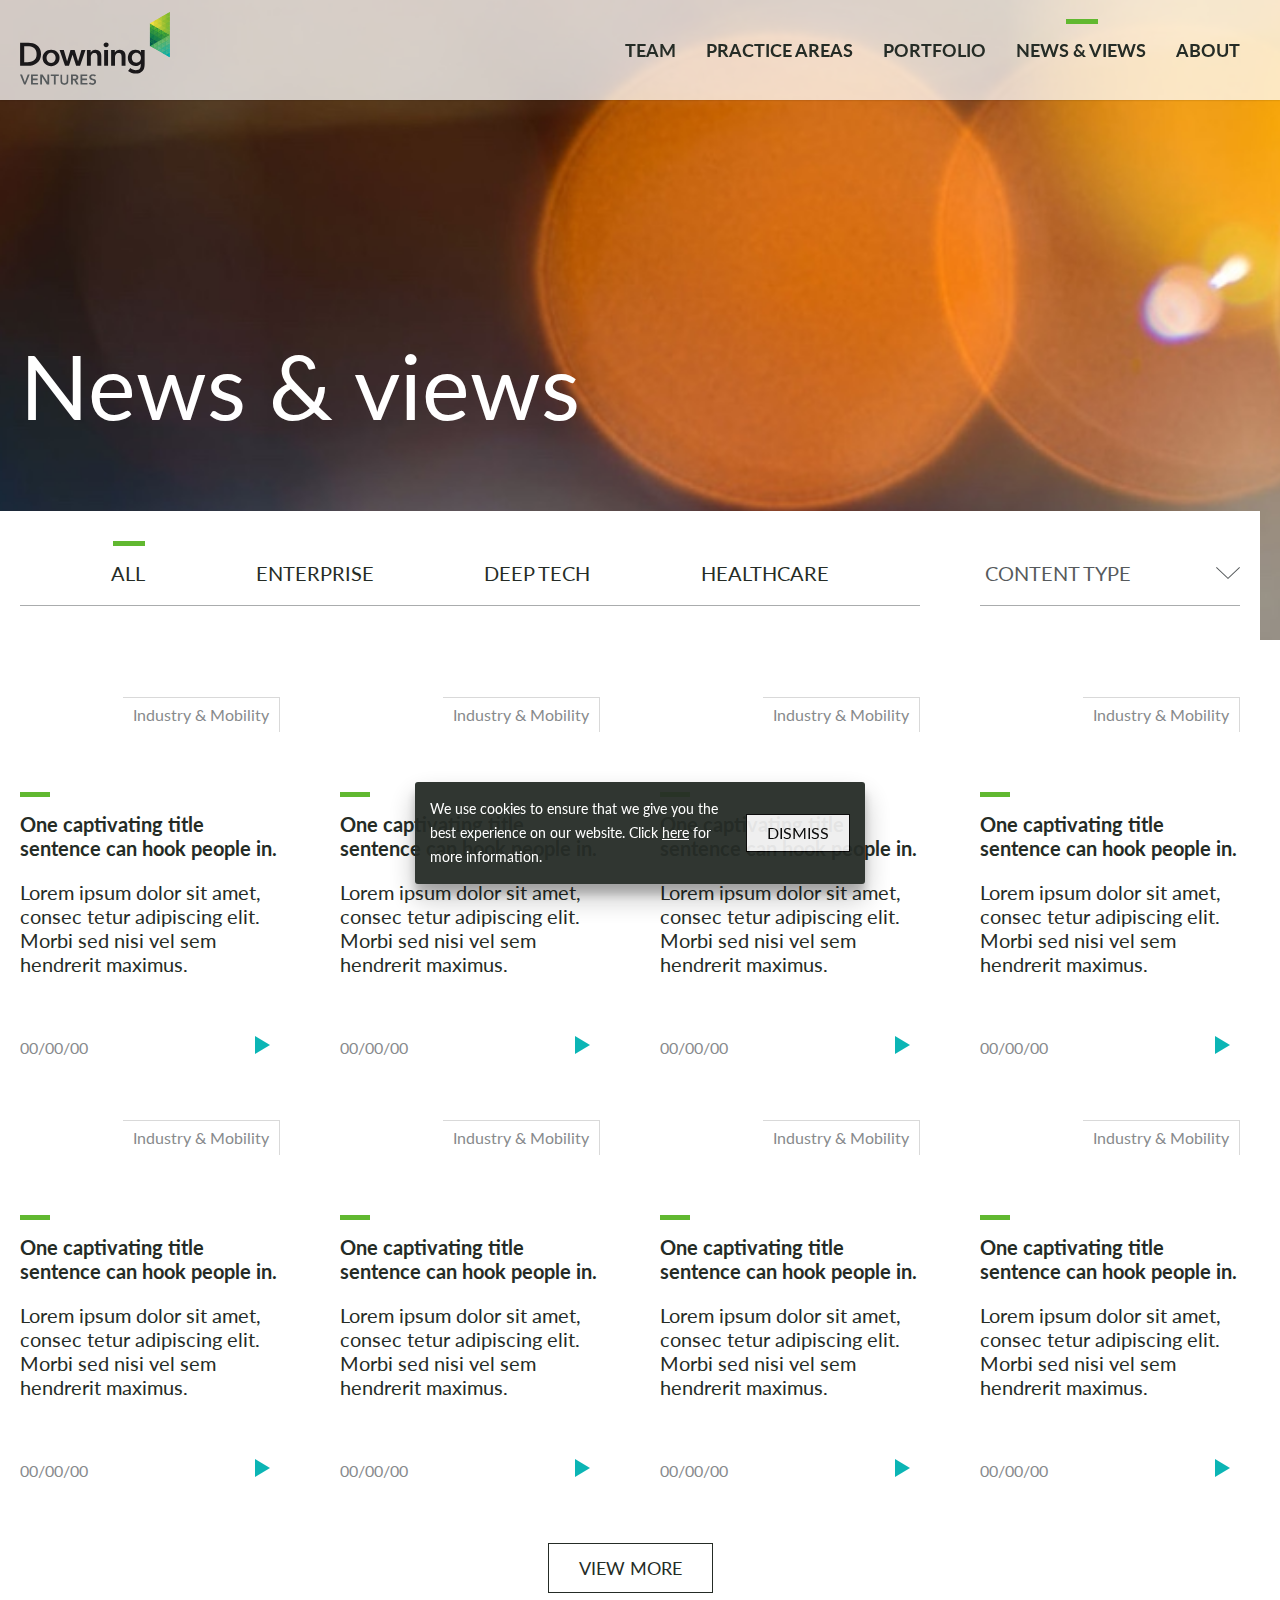
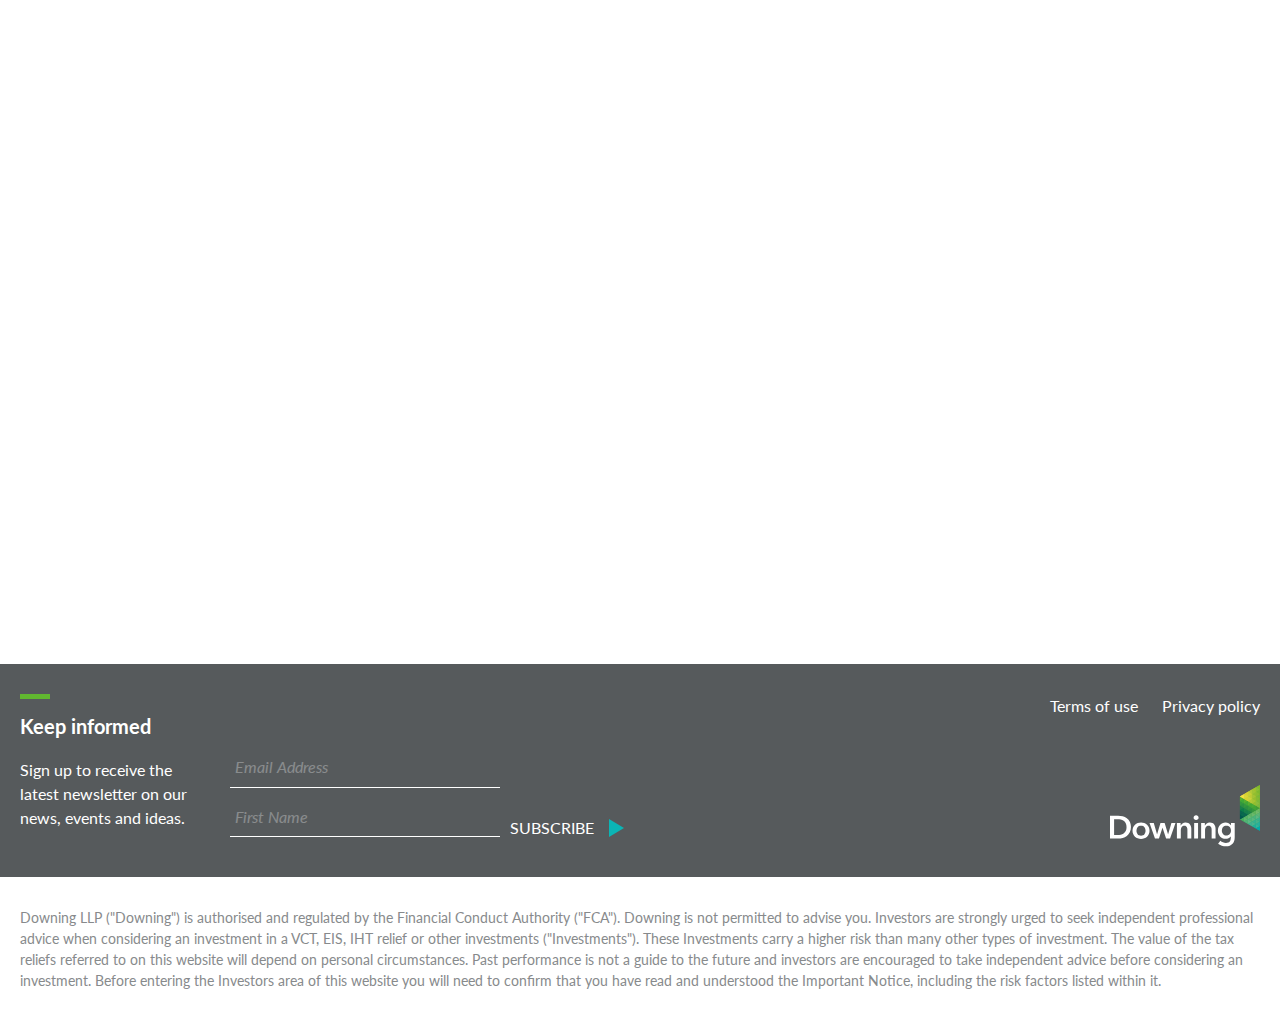
<file: news-index.html>
<!doctype html>
<html class="no-js" lang="">

<head>
  <!-- Google Tag Manager -->
  <script>(function(w,d,s,l,i){w[l] = w[l] || []; w[l].push({'gtm.start':new Date().getTime(),event:'gtm.js'});var f=d.getElementsByTagName(s)[0],j=d.createElement(s),dl=l!='dataLayer'?'&l='+l:'';j.async=true;j.src='https://www.googletagmanager.com/gtm.js?id='+i+dl+'&gtm_auth=Gxlud372S2MuqC4dWfpfrw&gtm_preview=env-1&gtm_cookies_win=x';f.parentNode.insertBefore(j,f);})(window,document,'script','dataLayer','GTM-KB8HG3V');</script>
  <!-- End Google Tag Manager -->
  <meta charset="utf-8">
  <title></title>
  <meta name="description" content="">
  <meta name="viewport" content="width=device-width, initial-scale=1">

  <meta property="og:title" content="">
  <meta property="og:type" content="">
  <meta property="og:url" content="">
  <meta property="og:image" content="">

  <link rel="apple-touch-icon" sizes="180x180" href="apple-touch-icon.png">
  <link rel="icon" type="image/png" sizes="32x32" href="favicon-32x32.png">
  <link rel="icon" type="image/png" sizes="16x16" href="favicon-16x16.png">
  <link rel="manifest" href="site.webmanifest">
  <link rel="mask-icon" href="safari-pinned-tab.svg" color="#5bbad5">
  <meta name="msapplication-TileColor" content="#0bb5b5">
  <meta name="theme-color" content="#ffffff">

  <link rel="preconnect" href="https://fonts.gstatic.com">
  <link href="https://fonts.googleapis.com/css2?family=Lato:wght@400;700&display=swap" rel="stylesheet">
  <link rel="stylesheet" href="css/normalize.css">
  <link rel="stylesheet" href="OwlCarousel2/dist/assets/owl.carousel.min.css">
  <link rel="stylesheet" href="css/main.css">
  <!--Mailchimp integration-->
  <script id="mcjs">!function(c,h,i,m,p){m=c.createElement(h),p=c.getElementsByTagName(h)[0],m.async=1,m.src=i,p.parentNode.insertBefore(m,p)}(document,"script","https://chimpstatic.com/mcjs-connected/js/users/8aaae1641f29e985fb9f0e3f3/4e80a49faa536af4efe88e70a.js");</script>
</head>

<body>
  <!-- Google Tag Manager (noscript) -->
  <noscript><iframe src='https://www.googletagmanager.com/ns.html?id=GTM-KB8HG3V&gtm_auth=Gxlud372S2MuqC4dWfpfrw&gtm_preview=env-1&gtm_cookies_win=x' height='0' width='0' style='display:none; visibility:hidden'></iframe></noscript>
  <!-- End Google Tag Manager (noscript) -->
  
  <!--<div class="top-app-bar__holder"></div>-->
  <header>
    <div class="top-app-bar" id="top-app-bar">
      <div class="container">
        <div class="clearfix">
          <a class="logo" href="#">
            <img alt="Downing Ventures" class="logo__icon--phone" src="img/assets-logos-icon-only.svg" style="height: 35px; width: 17px;">
            <img alt="Downing Ventures" aria-hidden="true" class="logo__icon--desktop" src="img/assets-logos-positive.svg" style="height: 75px; width: 150px;">
          </a>
          <a aria-hidden="true" class="menu-button" href="#" id="menu-button">
            <span></span>
          </a>
          <nav class="nav">
            <ul class="clearfix">
              <li>
                <a href="#">Team</a>
              </li>
              <li>
                <a href="#">Practice areas</a>
              </li>
              <li>
                <a href="#">Portfolio</a>
              </li>
              <li>
                <a class="active" href="#">News & views</a>
              </li>
              <li>
                <a href="#">About</a>
              </li>
            </ul>
          </nav>
        </div>
      </div>
    </div>
    <div aria-hidden="true" class="drawer" id="drawer">
      <div class="table">
        <div class="table-row">
          <div class="table-cell middle">
            <nav class="headline-2 nav-2">
              <ul>
                <li>
                  <a href="#">Team</a>
                </li>
                <li>
                  <a href="#">Practice areas</a>
                </li>
                <li>
                  <a href="#">Portfolio</a>
                </li>
                <li>
                  <a class="active" href="#">News & views</a>
                </li>
                <li>
                  <a href="#">About</a>
                </li>
              </ul>
            </nav>
          </div>
        </div>
      </div>
    </div>
  </header>
  <div class="block-6">
    <div class="block-6__media">
      <picture>
        <source srcset="img/img-4.jpg" media="(min-width: 768px)">
        <img alt="" src="img/img-4.jpg">
      </picture>
    </div>
    <div class="block-6__content-wrapper">
      <div class="container">
        <h1 class="block-6__title">News & views</h1>
        <div class="margin-60"></div>
        <div class="block-6__content">
          <div class="row-10 row-30-1024 flex-end">
            <div class="col-12 col-9-768 gutter-10 gutter-30-1024">
              <div class="hidden-768">
                <select class="headline-5 select-field__input">
                  <option selected value="">All</option>
                  <option value="">Enterprise</option>
                  <option value="">Deep tech</option>
                  <option value="">Healthcare</option>
                </select>
              </div>
              <div class="hidden show-768">
                <ul class="headline-5 tab-bar">
                  <li>
                    <a class="active" href="#">All</a>
                  </li>
                  <li>
                    <a href="#">Enterprise</a>
                  </li>
                  <li>
                    <a href="#">Deep tech</a>
                  </li>
                  <li>
                    <a href="#">Healthcare</a>
                  </li>
                </ul>
              </div>
            </div>
            <div class="col-12 col-3-768 gutter-10 gutter-30-1024">
              <select class="headline-5 select-field__input">
                <option selected value="">Content type</option>
              </select>
            </div>
          </div>
          <div class="margin-30"></div>
          <div class="js-pagination" data-pagination-page="1" data-pagination-url="news.json">
            <div class="row-10 row-30-1024 js-pagination-content">
              <div class="col-12 col-3-768 gutter-10 gutter-30-1024">
                <div class="card-2">
                  <div class="table">
                    <div class="table-row">
                      <div class="table-cell top">
                        <div class="chip-set">
                          <a class="color-2 chip" href="#">Industry & Mobility</a>
                        </div>
                        <div class="card-2__content">
                          <h3 class="headline-5 heading">
                            <a class="card-2__title" href="#">One captivating title sentence can hook people in.</a>
                          </h3>
                          <p class="headline-5">Lorem ipsum dolor sit amet, consec tetur adipiscing elit. Morbi sed nisi vel sem hendrerit maximus.</p>
                        </div>
                      </div>
                    </div>
                    <div class="table-row">
                      <div class="table-cell bottom">
                        <a class="color-2 card-2__action" href="#">00/00/00</a>
                      </div>
                    </div>
                  </div>
                </div>
              </div>
              <div class="col-12 col-3-768 gutter-10 gutter-30-1024">
                <div class="card-2">
                  <div class="table">
                    <div class="table-row">
                      <div class="table-cell top">
                        <div class="chip-set">
                          <a class="color-2 chip" href="#">Industry & Mobility</a>
                        </div>
                        <div class="card-2__content">
                          <h3 class="headline-5 heading">
                            <a class="card-2__title" href="#">One captivating title sentence can hook people in.</a>
                          </h3>
                          <p class="headline-5">Lorem ipsum dolor sit amet, consec tetur adipiscing elit. Morbi sed nisi vel sem hendrerit maximus.</p>
                        </div>
                      </div>
                    </div>
                    <div class="table-row">
                      <div class="table-cell bottom">
                        <a class="color-2 card-2__action" href="#">00/00/00</a>
                      </div>
                    </div>
                  </div>
                </div>
              </div>
              <div class="col-12 col-3-768 gutter-10 gutter-30-1024">
                <div class="card-2">
                  <div class="table">
                    <div class="table-row">
                      <div class="table-cell top">
                        <div class="chip-set">
                          <a class="color-2 chip" href="#">Industry & Mobility</a>
                        </div>
                        <div class="card-2__content">
                          <h3 class="headline-5 heading">
                            <a class="card-2__title" href="#">One captivating title sentence can hook people in.</a>
                          </h3>
                          <p class="headline-5">Lorem ipsum dolor sit amet, consec tetur adipiscing elit. Morbi sed nisi vel sem hendrerit maximus.</p>
                        </div>
                      </div>
                    </div>
                    <div class="table-row">
                      <div class="table-cell bottom">
                        <a class="color-2 card-2__action" href="#">00/00/00</a>
                      </div>
                    </div>
                  </div>
                </div>
              </div>
              <div class="col-12 col-3-768 gutter-10 gutter-30-1024">
                <div class="card-2">
                  <div class="table">
                    <div class="table-row">
                      <div class="table-cell top">
                        <div class="chip-set">
                          <a class="color-2 chip" href="#">Industry & Mobility</a>
                        </div>
                        <div class="card-2__content">
                          <h3 class="headline-5 heading">
                            <a class="card-2__title" href="#">One captivating title sentence can hook people in.</a>
                          </h3>
                          <p class="headline-5">Lorem ipsum dolor sit amet, consec tetur adipiscing elit. Morbi sed nisi vel sem hendrerit maximus.</p>
                        </div>
                      </div>
                    </div>
                    <div class="table-row">
                      <div class="table-cell bottom">
                        <a class="color-2 card-2__action" href="#">00/00/00</a>
                      </div>
                    </div>
                  </div>
                </div>
              </div>
              <div class="col-12 col-3-768 gutter-10 gutter-30-1024">
                <div class="card-2">
                  <div class="table">
                    <div class="table-row">
                      <div class="table-cell top">
                        <div class="chip-set">
                          <a class="color-2 chip" href="#">Industry & Mobility</a>
                        </div>
                        <div class="card-2__content">
                          <h3 class="headline-5 heading">
                            <a class="card-2__title" href="#">One captivating title sentence can hook people in.</a>
                          </h3>
                          <p class="headline-5">Lorem ipsum dolor sit amet, consec tetur adipiscing elit. Morbi sed nisi vel sem hendrerit maximus.</p>
                        </div>
                      </div>
                    </div>
                    <div class="table-row">
                      <div class="table-cell bottom">
                        <a class="color-2 card-2__action" href="#">00/00/00</a>
                      </div>
                    </div>
                  </div>
                </div>
              </div>
              <div class="col-12 col-3-768 gutter-10 gutter-30-1024">
                <div class="card-2">
                  <div class="table">
                    <div class="table-row">
                      <div class="table-cell top">
                        <div class="chip-set">
                          <a class="color-2 chip" href="#">Industry & Mobility</a>
                        </div>
                        <div class="card-2__content">
                          <h3 class="headline-5 heading">
                            <a class="card-2__title" href="#">One captivating title sentence can hook people in.</a>
                          </h3>
                          <p class="headline-5">Lorem ipsum dolor sit amet, consec tetur adipiscing elit. Morbi sed nisi vel sem hendrerit maximus.</p>
                        </div>
                      </div>
                    </div>
                    <div class="table-row">
                      <div class="table-cell bottom">
                        <a class="color-2 card-2__action" href="#">00/00/00</a>
                      </div>
                    </div>
                  </div>
                </div>
              </div>
              <div class="col-12 col-3-768 gutter-10 gutter-30-1024">
                <div class="card-2">
                  <div class="table">
                    <div class="table-row">
                      <div class="table-cell top">
                        <div class="chip-set">
                          <a class="color-2 chip" href="#">Industry & Mobility</a>
                        </div>
                        <div class="card-2__content">
                          <h3 class="headline-5 heading">
                            <a class="card-2__title" href="#">One captivating title sentence can hook people in.</a>
                          </h3>
                          <p class="headline-5">Lorem ipsum dolor sit amet, consec tetur adipiscing elit. Morbi sed nisi vel sem hendrerit maximus.</p>
                        </div>
                      </div>
                    </div>
                    <div class="table-row">
                      <div class="table-cell bottom">
                        <a class="color-2 card-2__action" href="#">00/00/00</a>
                      </div>
                    </div>
                  </div>
                </div>
              </div>
              <div class="col-12 col-3-768 gutter-10 gutter-30-1024">
                <div class="card-2">
                  <div class="table">
                    <div class="table-row">
                      <div class="table-cell top">
                        <div class="chip-set">
                          <a class="color-2 chip" href="#">Industry & Mobility</a>
                        </div>
                        <div class="card-2__content">
                          <h3 class="headline-5 heading">
                            <a class="card-2__title" href="#">One captivating title sentence can hook people in.</a>
                          </h3>
                          <p class="headline-5">Lorem ipsum dolor sit amet, consec tetur adipiscing elit. Morbi sed nisi vel sem hendrerit maximus.</p>
                        </div>
                      </div>
                    </div>
                    <div class="table-row">
                      <div class="table-cell bottom">
                        <a class="color-2 card-2__action" href="#">00/00/00</a>
                      </div>
                    </div>
                  </div>
                </div>
              </div>
            </div>
            <div class="pagination js-pagination-container">
              <a class="button js-pagination-button" href="#">View more</a>
            </div>
          </div>
          <div class="margin-30"></div>
          <a class="card-7 card-7--0 io-2 js-io" href="#">
            <p>
              <picture>
                <source srcset="img/iStock-622767436-860x484.jpg" media="(min-width: 768px)">
                <img alt="" src="img/iStock-622767436-860x484.jpg" style="height: auto; width: 100%; transform: translate3d(0px, 0px, 0px);">
              </picture>
            </p>
            <div class="card-7__content">
              <h3 class="headline-4">New ways of painting</h3>
              <div>Lorem ipsum dolor sit amet, consectetur adipis cing elit. Quisque sit amet metus euismod leo egestas tincidunt.</div>
            </div>
          </a>
        </div>
      </div>
    </div>
  </div>
  <footer>
    <div class="footer">
      <div class="container">
        <div class="row-10">
          <div class="col-12 col-6-1024 gutter-10">
            <h3 class="headline-5 heading">Keep informed</h3>
            <div class="row-10">
              <div class="col-12 col-4-768 gutter-10">
                <p>Sign up to receive the latest newsletter on our news, events and ideas.</p>
              </div>
              <div class="col-12 col-8-768 gutter-10">
                <!-- Begin Mailchimp Signup Form -->
                <div id="mc_embed_signup">
                  <form action="https://downing.us8.list-manage.com/subscribe/post?u=8aaae1641f29e985fb9f0e3f3&amp;id=1aa2abff48" method="post" id="mc-embeddedsubscribe-form" name="mc-embedded-subscribe-form" class="validate form" target="_blank" novalidate>
                    <div id="mc_embed_signup_scroll">
                      <div class="row-10 flex-end">
                        <div class="col-12 col-8-768 gutter-10">
                          <div class="mc-field-group">
                            <label class="sr-only" for="mce-EMAIL">Email Address <span class="asterisk">*</span></label>
                            <input type="email" value="" name="EMAIL" class="required email text-field__input" id="mce-EMAIL" placeholder="Email Address">
                          </div>
                          <div class="mc-field-group">
                            <label class="sr-only" for="mce-FNAME">First Name</label>
                            <input type="text" value="" name="FNAME" class="text-field__input" id="mce-FNAME" placeholder="First Name">
                          </div>
                          <div id="mce-responses" class="clear">
                            <div class="response" id="mce-error-response" style="display:none"></div>
                            <div class="response" id="mce-success-response" style="display:none"></div>
                          </div>
                        </div>
                        <div class="col-12 col-4-768 gutter-10">
                          <!-- real people should not fill this in and expect good things - do not remove this or risk form bot signups-->
                          <div style="position: absolute; left: -5000px;" aria-hidden="true"><input type="text" name="b_8aaae1641f29e985fb9f0e3f3_1aa2abff48" tabindex="-1" value=""></div>
                          <div class="clear"><input type="submit" value="Subscribe" name="subscribe" id="mcembedded-subscribe" class="button-2"></div>
                        </div>
                      </div>
                    </div>
                  </form>
                </div>
                <!--End mc_embed_signup-->
              </div>
            </div>
            <div class="divider"></div>
          </div>
          <div class="col-12 col-6-1024 gutter-10">
            <div class="table">
              <div class="table-row">
                <div class="table-cell top">
                  <ul class="nav-3">
                    <li>
                      <a href="#">Terms of use</a>
                    </li>
                    <li>
                      <a href="#">Privacy policy</a>
                    </li>
                  </ul>
                </div>
              </div>
              <div class="table-row">
                <div class="table-cell bottom">
                  <p class="footer-logo"><img alt="Downing Ventures" src="img/logo-2.svg" style="height: 62px; width: 150px;"></p>
                </div>
              </div>
            </div>
          </div>
        </div>
      </div>
    </div>
    <div class="footer-2">
      <div class="container">
        <p class="caption color-2">Downing LLP ("Downing") is authorised and regulated by the Financial Conduct Authority ("FCA"). Downing is not permitted to advise you. Investors are strongly urged to seek independent professional advice when considering an investment in a VCT, EIS, IHT relief or other investments ("Investments"). These Investments carry a higher risk than many other types of investment. The value of the tax reliefs referred to on this website will depend on personal circumstances. Past performance is not a guide to the future and investors are encouraged to take independent advice before considering an investment. Before entering the Investors area of this website you will need to confirm that you have read and understood the Important Notice, including the risk factors listed within it.</p>
      </div>
    </div>
  </footer>
  <div id="cookieConsent" class="cookie-consent" data-sticky-container data-closable>
    <div class="cookie-consent__container sticky" data-sticky data-stick-to="bottom" data-sticky-on="small">
      <div class="snackbar">
        <div class="snackbar__msg">
          We use cookies to ensure that we give you the best experience on our website. Click <a href="/privacy-and-cookie-policy">here</a> for more information.
        </div>
        <button type="button"
          class="clear button accept-policy close snackbar__button"
          aria-label="Close"
          data-close="cookieConsent"
          data-cookie-string=".AspNet.Consent=yes; expires=Sun, 23 Jan 2022 13:21:35 GMT; path=/; secure; samesite=none">
          <span aria-hidden="true">Dismiss</span>
        </button>
      </div>
    </div>
  </div>
  <script src="js/vendor/modernizr-3.11.2.min.js"></script>
  <script src="js/vendor/jquery-3.5.1.min.js"></script>
  <script src="js/vendor/rellax.min.js"></script>
  <script src="OwlCarousel2/dist/owl.carousel.min.js"></script>
  <script src="js/plugins.js"></script>
  <script src="js/main.js"></script>
</body>

</html>
</file>
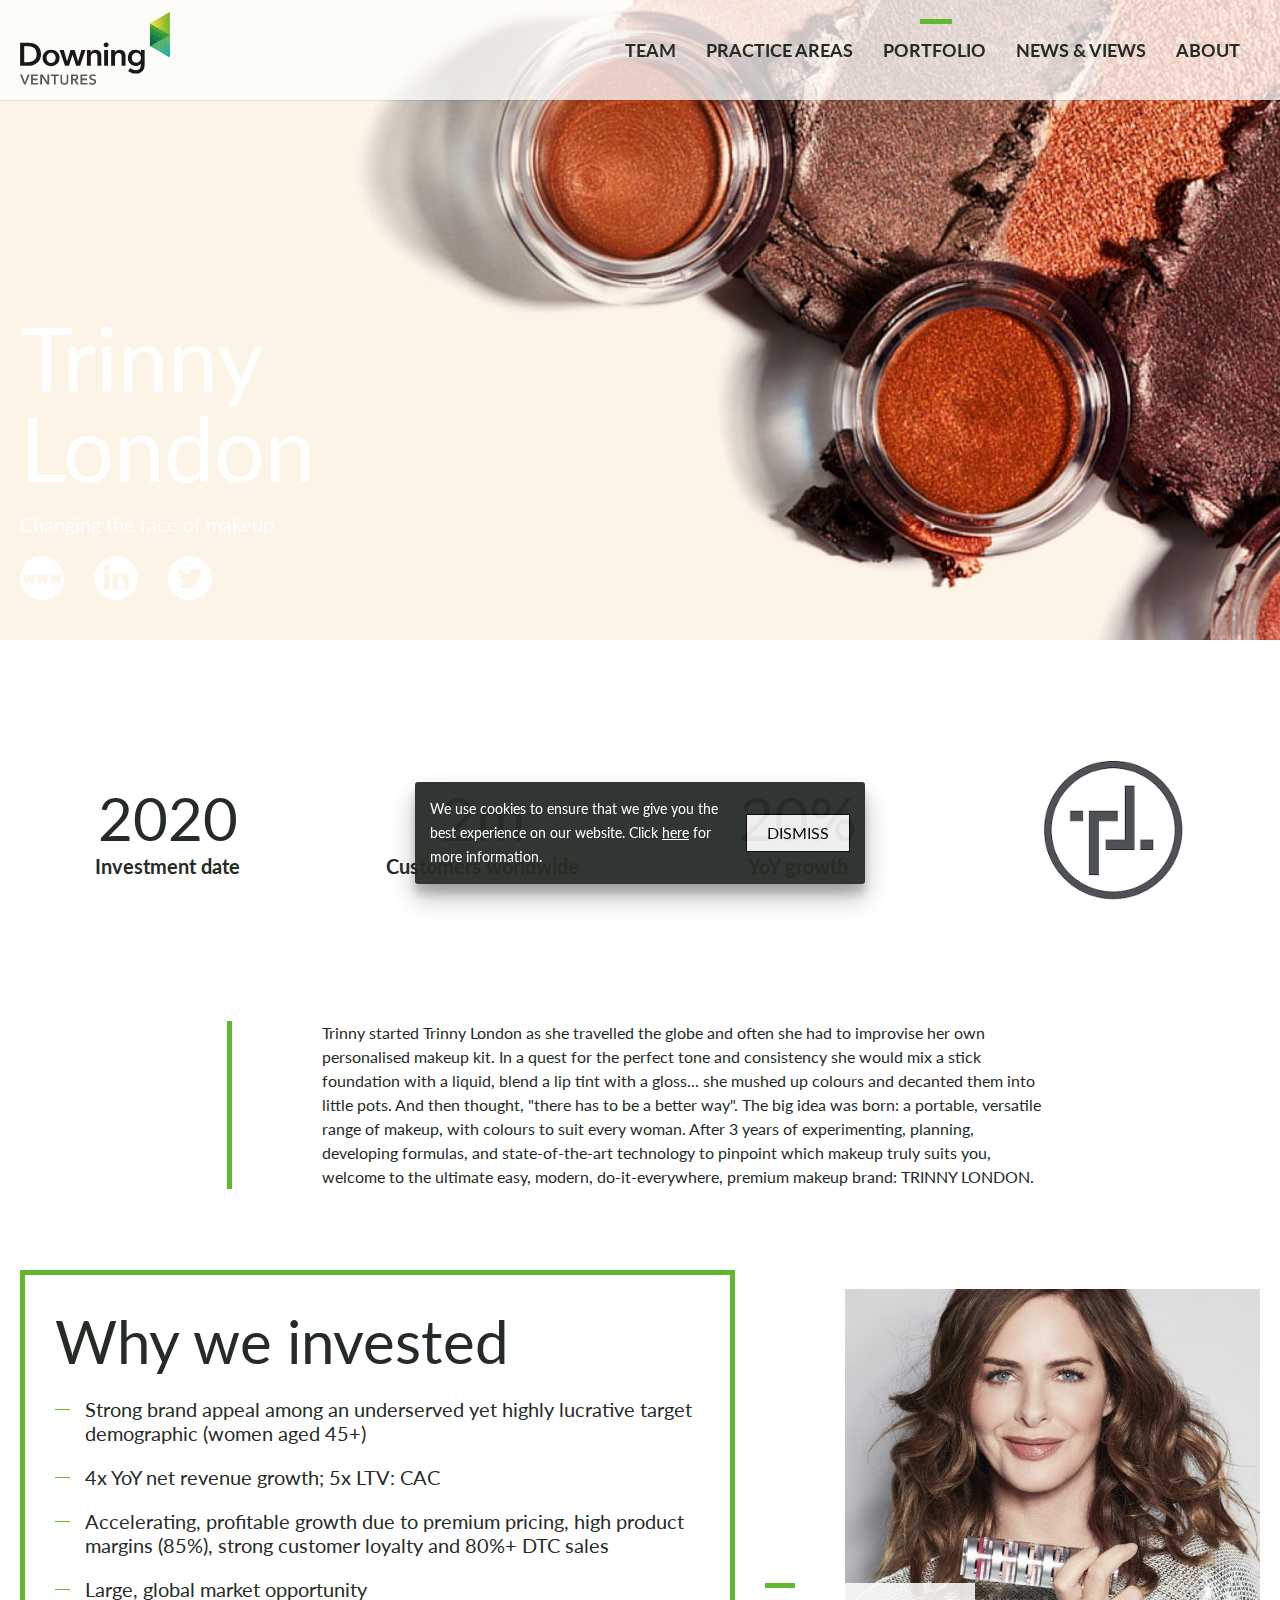
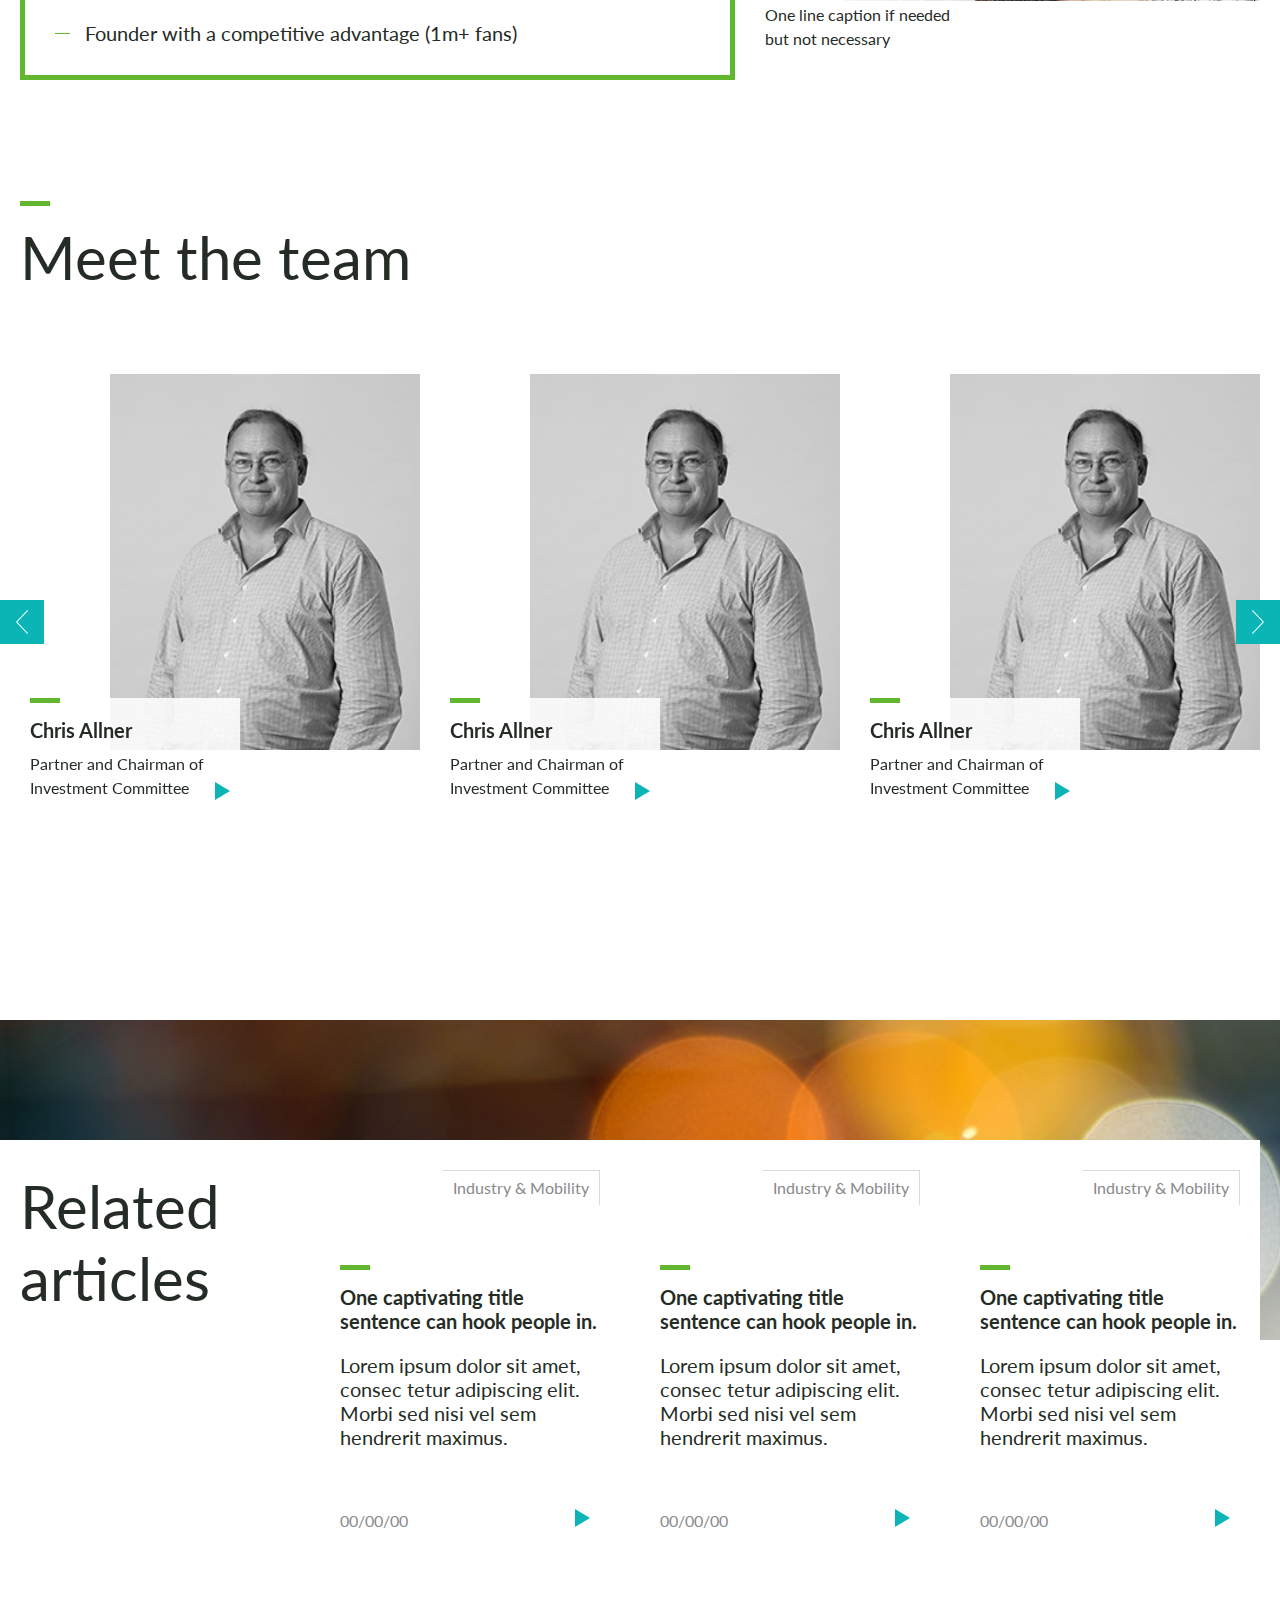
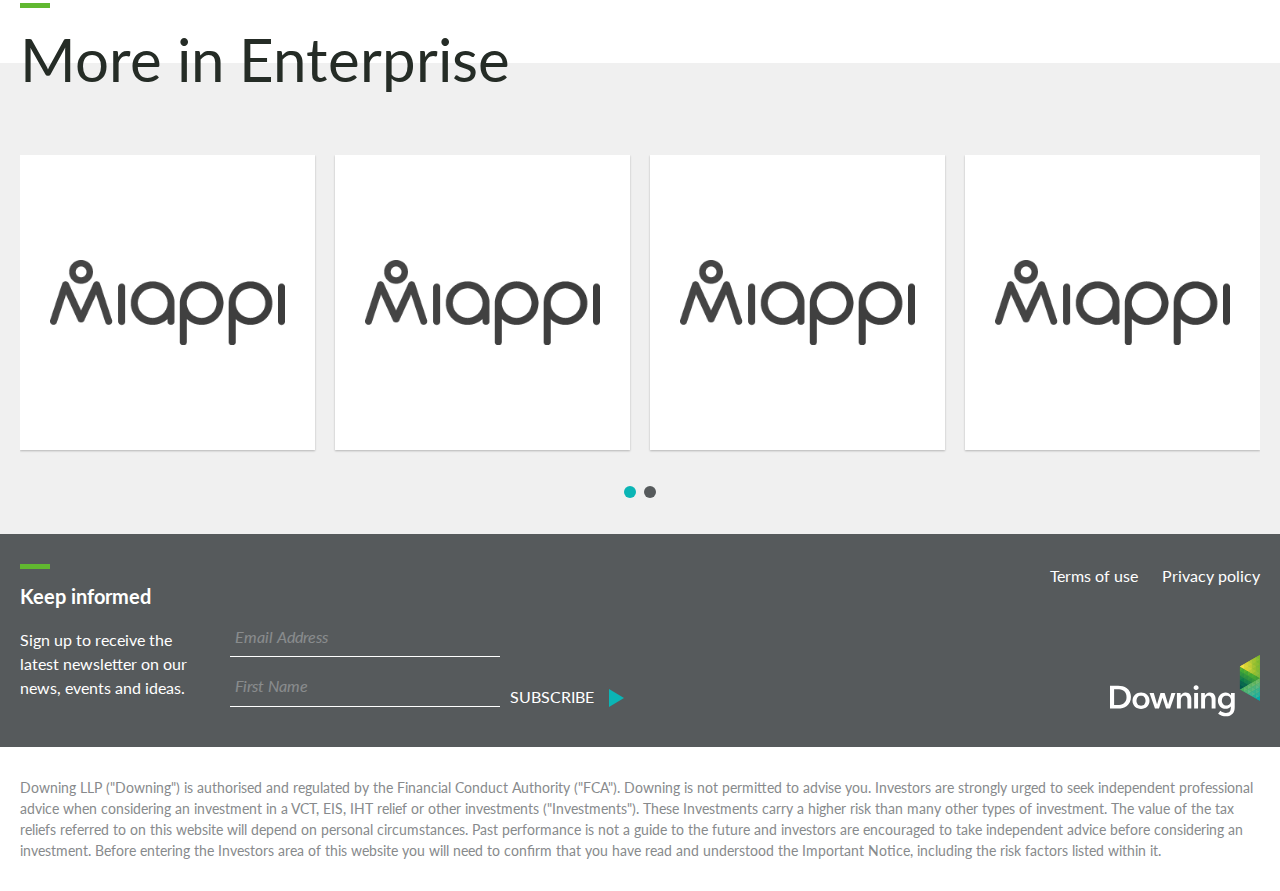
<file: portfolio-detail.html>
<!doctype html>
<html class="no-js" lang="">

<head>
  <!-- Google Tag Manager -->
  <script>(function(w,d,s,l,i){w[l] = w[l] || []; w[l].push({'gtm.start':new Date().getTime(),event:'gtm.js'});var f=d.getElementsByTagName(s)[0],j=d.createElement(s),dl=l!='dataLayer'?'&l='+l:'';j.async=true;j.src='https://www.googletagmanager.com/gtm.js?id='+i+dl+'&gtm_auth=Gxlud372S2MuqC4dWfpfrw&gtm_preview=env-1&gtm_cookies_win=x';f.parentNode.insertBefore(j,f);})(window,document,'script','dataLayer','GTM-KB8HG3V');</script>
  <!-- End Google Tag Manager -->
  <meta charset="utf-8">
  <title></title>
  <meta name="description" content="">
  <meta name="viewport" content="width=device-width, initial-scale=1">

  <meta property="og:title" content="">
  <meta property="og:type" content="">
  <meta property="og:url" content="">
  <meta property="og:image" content="">

  <link rel="apple-touch-icon" sizes="180x180" href="apple-touch-icon.png">
  <link rel="icon" type="image/png" sizes="32x32" href="favicon-32x32.png">
  <link rel="icon" type="image/png" sizes="16x16" href="favicon-16x16.png">
  <link rel="manifest" href="site.webmanifest">
  <link rel="mask-icon" href="safari-pinned-tab.svg" color="#5bbad5">
  <meta name="msapplication-TileColor" content="#0bb5b5">
  <meta name="theme-color" content="#ffffff">

  <link rel="preconnect" href="https://fonts.gstatic.com">
  <link href="https://fonts.googleapis.com/css2?family=Lato:wght@400;700&display=swap" rel="stylesheet">
  <link rel="stylesheet" href="css/normalize.css">
  <link rel="stylesheet" href="OwlCarousel2/dist/assets/owl.carousel.min.css">
  <link rel="stylesheet" href="css/main.css">
  <!--Mailchimp integration-->
  <script id="mcjs">!function(c,h,i,m,p){m=c.createElement(h),p=c.getElementsByTagName(h)[0],m.async=1,m.src=i,p.parentNode.insertBefore(m,p)}(document,"script","https://chimpstatic.com/mcjs-connected/js/users/8aaae1641f29e985fb9f0e3f3/4e80a49faa536af4efe88e70a.js");</script>
</head>

<body>
  <!-- Google Tag Manager (noscript) -->
  <noscript><iframe src='https://www.googletagmanager.com/ns.html?id=GTM-KB8HG3V&gtm_auth=Gxlud372S2MuqC4dWfpfrw&gtm_preview=env-1&gtm_cookies_win=x' height='0' width='0' style='display:none; visibility:hidden'></iframe></noscript>
  <!-- End Google Tag Manager (noscript) -->
  
  <!--<div class="top-app-bar__holder"></div>-->
  <header>
    <div class="top-app-bar" id="top-app-bar">
      <div class="container">
        <div class="clearfix">
          <a class="logo" href="#">
            <img alt="Downing Ventures" class="logo__icon--phone" src="img/assets-logos-icon-only.svg" style="height: 35px; width: 17px;">
            <img alt="Downing Ventures" aria-hidden="true" class="logo__icon--desktop" src="img/assets-logos-positive.svg" style="height: 75px; width: 150px;">
          </a>
          <a aria-hidden="true" class="menu-button" href="#" id="menu-button">
            <span></span>
          </a>
          <nav class="nav">
            <ul class="clearfix">
              <li>
                <a href="#">Team</a>
              </li>
              <li>
                <a href="#">Practice areas</a>
              </li>
              <li>
                <a class="active" href="#">Portfolio</a>
              </li>
              <li>
                <a href="#">News & views</a>
              </li>
              <li>
                <a href="#">About</a>
              </li>
            </ul>
          </nav>
        </div>
      </div>
    </div>
    <div aria-hidden="true" class="drawer" id="drawer">
      <div class="table">
        <div class="table-row">
          <div class="table-cell middle">
            <nav class="headline-2 nav-2">
              <ul>
                <li>
                  <a href="#">Team</a>
                </li>
                <li>
                  <a href="#">Practice areas</a>
                </li>
                <li>
                  <a class="active" href="#">Portfolio</a>
                </li>
                <li>
                  <a href="#">News & views</a>
                </li>
                <li>
                  <a href="#">About</a>
                </li>
              </ul>
            </nav>
          </div>
        </div>
      </div>
    </div>
  </header>
  <div class="hero hero--light">
    <div class="hero__media">
      <picture>
        <source srcset="img/bitmap-1920x640.jpg" media="(min-width: 768px)">
        <img alt="" class="a-12__1" src="img/bitmap-480x480.jpg">
      </picture>
    </div>
    <div class="hero__content">
      <div class="table">
        <div class="table-row">
          <div class="table-cell bottom">
            <div class="top-app-bar__holder"></div>
            <div class="container">
              <h1 class="io js-io">
                Trinny<br>
                London​
              </h1>
              <div class="row">
                <div class="col-12 col-6-768">
                  <div class="io js-io" data-io-delay="250">
                    <div class="headline-5">
                      <p>Changing the face of makeup</p>
                    </div>
                    <ul class="social">
                      <li>
                        <a aria-label="Website" href="#" target="_blank">
                          <svg height="44" width="44" viewBox="0 0 44 44">
                            <path d="M22,0C9.852,0 0,9.852 0,22C0,34.148 9.852,44 22,44C34.148,44 44,34.148 44,22C44,9.852 34.148,0 22,0ZM6.28,18.408L6.888,22.824L6.936,22.824L7.672,18.408L10.392,18.408L11.176,22.824L11.208,22.824L11.8,18.408L15.096,18.408L13.096,27L9.896,27L8.968,23.064L8.936,23.064L8.024,27L4.92,27L2.936,18.408L6.28,18.408ZM19.712,18.408L20.32,22.824L20.368,22.824L21.104,18.408L23.824,18.408L24.608,22.824L24.64,22.824L25.232,18.408L28.528,18.408L26.528,27L23.328,27L22.4,23.064L22.368,23.064L21.456,27L18.352,27L16.368,18.408L19.712,18.408ZM33.144,18.408L33.752,22.824L33.8,22.824L34.536,18.408L37.256,18.408L38.04,22.824L38.072,22.824L38.664,18.408L41.96,18.408L39.96,27L36.76,27L35.832,23.064L35.8,23.064L34.888,27L31.784,27L29.8,18.408L33.144,18.408Z"/>
                          </svg>
                        </a>
                      </li>
                      <li>
                        <a aria-label="LinkedIn" href="#" target="_blank">
                          <svg height="44" width="44" viewBox="0 0 44 44">
                            <path d="M22,0C9.852,0 0,9.852 0,22C0,34.148 9.852,44 22,44C34.148,44 44,34.148 44,22C44,9.852 34.148,0 22,0ZM15.607,33.258L10.249,33.258L10.249,17.138L15.607,17.138L15.607,33.258ZM12.928,14.937L12.893,14.937C11.095,14.937 9.932,13.699 9.932,12.152C9.932,10.571 11.131,9.367 12.964,9.367C14.797,9.367 15.925,10.571 15.96,12.152C15.96,13.699 14.797,14.937 12.928,14.937ZM34.927,33.258L29.57,33.258L29.57,24.634C29.57,22.467 28.794,20.989 26.855,20.989C25.375,20.989 24.494,21.986 24.106,22.948C23.964,23.293 23.93,23.774 23.93,24.256L23.93,33.258L18.572,33.258C18.572,33.258 18.642,18.65 18.572,17.138L23.93,17.138L23.93,19.421C24.642,18.322 25.916,16.76 28.759,16.76C32.284,16.76 34.927,19.064 34.927,24.015L34.927,33.258Z"/>
                          </svg>
                        </a>
                      </li>
                      <li>
                        <a aria-label="Twitter" href="#" target="_blank">
                          <svg height="44" viewBox="0 0 44 44" width="44">
                            <path d="M22,0C9.852,0 0,9.852 0,22C0,34.148 9.852,44 22,44C34.148,44 44,34.148 44,22C44,9.852 34.148,0 22,0ZM32.045,17.153C32.055,17.37 32.059,17.587 32.059,17.806C32.059,24.478 26.98,32.173 17.692,32.173L17.692,32.173L17.692,32.173C14.84,32.173 12.187,31.337 9.952,29.905C10.347,29.952 10.749,29.975 11.156,29.975C13.522,29.975 15.7,29.168 17.428,27.813C15.218,27.772 13.354,26.312 12.711,24.306C13.019,24.365 13.335,24.397 13.66,24.397C14.121,24.397 14.567,24.335 14.991,24.219C12.681,23.757 10.94,21.715 10.94,19.269C10.94,19.247 10.94,19.226 10.941,19.205C11.621,19.583 12.4,19.811 13.228,19.836C11.872,18.932 10.981,17.385 10.981,15.633C10.981,14.708 11.231,13.841 11.665,13.095C14.155,16.151 17.876,18.16 22.073,18.371C21.987,18.001 21.942,17.616 21.942,17.22C21.942,14.432 24.203,12.171 26.992,12.171C28.445,12.171 29.757,12.785 30.678,13.766C31.828,13.539 32.909,13.119 33.885,12.54C33.507,13.719 32.707,14.708 31.664,15.333C32.685,15.211 33.659,14.94 34.564,14.538C33.888,15.551 33.031,16.441 32.045,17.153Z"/>
                          </svg>
                        </a>
                      </li>
                    </ul>
                  </div>
                </div>
              </div>
            </div>
          </div>
        </div>
      </div>
    </div>
  </div>
  <div class="block">
    <div class="container">
      <div class="row-10 center">
        <div class="col-12 col-3-768 gutter-10">
          <div class="card-6">
            <div class="headline-2">2020</div>
            <div class="headline-5 card-6__subtitle">Investment date</div>
          </div>
        </div>
        <div class="col-12 col-3-768 gutter-10">
          <div class="card-6">
            <div class="headline-2">2m</div>
            <div class="headline-5 card-6__subtitle">Customers worldwide</div>
          </div>
        </div>
        <div class="col-12 col-3-768 gutter-10">
          <div class="card-6">
            <div class="headline-2">20%</div>
            <div class="headline-5 card-6__subtitle">YoY growth</div>
          </div>
        </div>
        <div class="col-12 col-3-768 gutter-10">
          <div class="card-6">
            <img alt="Trinny London" src="img/trinny-london.png">
          </div>
        </div>
      </div>
      <div class="margin-60-768"></div>
      <div class="row">
        <div class="col-12 col-8-768 push-2-768">
          <div class="block-3">
            <p>Trinny started Trinny London as she travelled the globe and often she had to improvise her own personalised makeup kit. In a quest for the perfect tone and consistency she would mix a stick foundation with a liquid, blend a lip tint with a gloss... she mushed up colours and decanted them into little pots. And then thought, "there has to be a better way". The big idea was born: a portable, versatile range of makeup, with colours to suit every woman. After 3 years of experimenting, planning, developing formulas, and state-of-the-art technology to pinpoint which makeup truly suits you, welcome to the ultimate easy, modern, do-it-everywhere, premium makeup brand: TRINNY LONDON.</p>
          </div>
        </div>
      </div>
      <div class="margin-60"></div>
      <div class="row-10 center">
        <div class="col-12 col-7-768 gutter-10">
          <div class="block-5">
            <div class="block-5__title">
              <h2>Why we invested</h2>
            </div>
            <div class="headline-5 richtext">
              <ul>
                <li>Strong brand appeal among an underserved yet highly lucrative target demographic (women aged 45+)</li>
                <li>4x YoY net revenue growth; 5x LTV: CAC</li>
                <li>Accelerating, profitable growth due to premium pricing, high product margins (85%), strong customer loyalty and 80%+ DTC sales​</li>
                <li>Large, global market opportunity</li>
                <li>Founder with a competitive advantage (1m+ fans)​</li>
              </ul>
            </div>
          </div>
        </div>
        <div class="col-12 col-5-768 gutter-10">
          <div class="card-8">
            <div>
              <picture>
                <source srcset="img/trinny-640x480.jpg" media="(min-width: 768px)">
                <img alt="" src="img/trinny-640x480.jpg" style="height: auto; width: 100%;">
              </picture>
            </div>
            <div class="card-8__content">
              <div>One line caption if needed but not necessary</div>
            </div>
          </div>
        </div>
      </div>
      <div class="margin-60"></div>
      <h2 class="heading">Meet the team</h2>
      <div class="margin-60"></div>
      <div class="owl-carousel carousel js-carousel-2">
        <div>
          <a class="card-3" href="#">
            <div class="card-3__media">
              <picture>
                <source srcset="img/ChrisAllner_thumbnails.jpg" media="(min-width: 768px)">
                <img alt="" src="img/ChrisAllner_thumbnails.jpg" style="height: auto; width: 100%;">
              </picture>
            </div>
            <div class="card-3__content">
              <h3 class="headline-5 margin-10">Chris Allner</h3>
              <div>Partner and Chairman of Investment Committee</div>
            </div>
          </a>
        </div>
        <div>
          <a class="card-3" href="#">
            <div class="card-3__media">
              <picture>
                <source srcset="img/ChrisAllner_thumbnails.jpg" media="(min-width: 768px)">
                <img alt="" src="img/ChrisAllner_thumbnails.jpg" style="height: auto; width: 100%;">
              </picture>
            </div>
            <div class="card-3__content">
              <h3 class="headline-5 margin-10">Chris Allner</h3>
              <div>Partner and Chairman of Investment Committee</div>
            </div>
          </a>
        </div>
        <div>
          <a class="card-3" href="#">
            <div class="card-3__media">
              <picture>
                <source srcset="img/ChrisAllner_thumbnails.jpg" media="(min-width: 768px)">
                <img alt="" src="img/ChrisAllner_thumbnails.jpg" style="height: auto; width: 100%;">
              </picture>
            </div>
            <div class="card-3__content">
              <h3 class="headline-5 margin-10">Chris Allner</h3>
              <div>Partner and Chairman of Investment Committee</div>
            </div>
          </a>
        </div>
        <div>
          <a class="card-3" href="#">
            <div class="card-3__media">
              <picture>
                <source srcset="img/ChrisAllner_thumbnails.jpg" media="(min-width: 768px)">
                <img alt="" src="img/ChrisAllner_thumbnails.jpg" style="height: auto; width: 100%;">
              </picture>
            </div>
            <div class="card-3__content">
              <h3 class="headline-5 margin-10">Chris Allner</h3>
              <div>Partner and Chairman of Investment Committee</div>
            </div>
          </a>
        </div>
      </div>
    </div>
  </div>
  <div class="block-2">
    <div class="block-2__media">
      <picture>
        <source srcset="img/img-4.jpg" media="(min-width: 768px)">
        <img alt="" src="img/img-4.jpg">
      </picture>
    </div>
    <div class="block-2__content-wrapper">
      <div class="container">
        <div class="block-2__content">
          <div class="row-10 row-30-1024">
            <div class="col-12 col-3-768 gutter-10 gutter-30-1024">
              <h2 class="headine">Related articles</h2>
            </div>
            <div class="col-12 col-3-768 gutter-10 gutter-30-1024">
              <div class="card-2">
                <div class="table">
                  <div class="table-row">
                    <div class="table-cell top">
                      <div class="chip-set">
                        <a class="color-2 chip" href="#">Industry & Mobility</a>
                      </div>
                      <div class="card-2__content">
                        <h3 class="headline-5 heading">
                          <a class="card-2__title" href="#">One captivating title sentence can hook people in.</a>
                        </h3>
                        <p class="headline-5">Lorem ipsum dolor sit amet, consec tetur adipiscing elit. Morbi sed nisi vel sem hendrerit maximus.</p>
                      </div>
                    </div>
                  </div>
                  <div class="table-row">
                    <div class="table-cell bottom">
                      <a class="color-2 card-2__action" href="#">00/00/00</a>
                    </div>
                  </div>
                </div>
              </div>
            </div>
            <div class="col-12 col-3-768 gutter-10 gutter-30-1024">
              <div class="card-2">
                <div class="table">
                  <div class="table-row">
                    <div class="table-cell top">
                      <div class="chip-set">
                        <a class="color-2 chip" href="#">Industry & Mobility</a>
                      </div>
                      <div class="card-2__content">
                        <h3 class="headline-5 heading">
                          <a class="card-2__title" href="#">One captivating title sentence can hook people in.</a>
                        </h3>
                        <p class="headline-5">Lorem ipsum dolor sit amet, consec tetur adipiscing elit. Morbi sed nisi vel sem hendrerit maximus.</p>
                      </div>
                    </div>
                  </div>
                  <div class="table-row">
                    <div class="table-cell bottom">
                      <a class="color-2 card-2__action" href="#">00/00/00</a>
                    </div>
                  </div>
                </div>
              </div>
            </div>
            <div class="col-12 col-3-768 gutter-10 gutter-30-1024">
              <div class="card-2">
                <div class="table">
                  <div class="table-row">
                    <div class="table-cell top">
                      <div class="chip-set">
                        <a class="color-2 chip" href="#">Industry & Mobility</a>
                      </div>
                      <div class="card-2__content">
                        <h3 class="headline-5 heading">
                          <a class="card-2__title" href="#">One captivating title sentence can hook people in.</a>
                        </h3>
                        <p class="headline-5">Lorem ipsum dolor sit amet, consec tetur adipiscing elit. Morbi sed nisi vel sem hendrerit maximus.</p>
                      </div>
                    </div>
                  </div>
                  <div class="table-row">
                    <div class="table-cell bottom">
                      <a class="color-2 card-2__action" href="#">00/00/00</a>
                    </div>
                  </div>
                </div>
              </div>
            </div>
          </div>
        </div>
      </div>
    </div>
  </div>
  <div class="block-4">
    <div class="container">
      <div class="block-4__title">
        <h2 class="heading">More in Enterprise</h2>
      </div>
      <div class="owl-carousel carousel js-carousel">
        <div>
          <a class="card-4" href="#">
            <img alt="Miappi" src="img/Miappi_Logo-NoStrap_300px.png">
          </a>
        </div>
        <div>
          <a class="card-4" href="#">
            <img alt="Miappi" src="img/Miappi_Logo-NoStrap_300px.png">
          </a>
        </div>
        <div>
          <a class="card-4" href="#">
            <img alt="Miappi" src="img/Miappi_Logo-NoStrap_300px.png">
          </a>
        </div>
        <div>
          <a class="card-4" href="#">
            <img alt="Miappi" src="img/Miappi_Logo-NoStrap_300px.png">
          </a>
        </div>
        <div>
          <a class="card-4" href="#">
            <img alt="Miappi" src="img/Miappi_Logo-NoStrap_300px.png">
          </a>
        </div>
      </div>
    </div>
  </div>
  <footer>
    <div class="footer">
      <div class="container">
        <div class="row-10">
          <div class="col-12 col-6-1024 gutter-10">
            <h3 class="headline-5 heading">Keep informed</h3>
            <div class="row-10">
              <div class="col-12 col-4-768 gutter-10">
                <p>Sign up to receive the latest newsletter on our news, events and ideas.</p>
              </div>
              <div class="col-12 col-8-768 gutter-10">
                <!-- Begin Mailchimp Signup Form -->
                <div id="mc_embed_signup">
                  <form action="https://downing.us8.list-manage.com/subscribe/post?u=8aaae1641f29e985fb9f0e3f3&amp;id=1aa2abff48" method="post" id="mc-embeddedsubscribe-form" name="mc-embedded-subscribe-form" class="validate form" target="_blank" novalidate>
                    <div id="mc_embed_signup_scroll">
                      <div class="row-10 flex-end">
                        <div class="col-12 col-8-768 gutter-10">
                          <div class="mc-field-group">
                            <label class="sr-only" for="mce-EMAIL">Email Address <span class="asterisk">*</span></label>
                            <input type="email" value="" name="EMAIL" class="required email text-field__input" id="mce-EMAIL" placeholder="Email Address">
                          </div>
                          <div class="mc-field-group">
                            <label class="sr-only" for="mce-FNAME">First Name</label>
                            <input type="text" value="" name="FNAME" class="text-field__input" id="mce-FNAME" placeholder="First Name">
                          </div>
                          <div id="mce-responses" class="clear">
                            <div class="response" id="mce-error-response" style="display:none"></div>
                            <div class="response" id="mce-success-response" style="display:none"></div>
                          </div>
                        </div>
                        <div class="col-12 col-4-768 gutter-10">
                          <!-- real people should not fill this in and expect good things - do not remove this or risk form bot signups-->
                          <div style="position: absolute; left: -5000px;" aria-hidden="true"><input type="text" name="b_8aaae1641f29e985fb9f0e3f3_1aa2abff48" tabindex="-1" value=""></div>
                          <div class="clear"><input type="submit" value="Subscribe" name="subscribe" id="mcembedded-subscribe" class="button-2"></div>
                        </div>
                      </div>
                    </div>
                  </form>
                </div>
                <!--End mc_embed_signup-->
              </div>
            </div>
            <div class="divider"></div>
          </div>
          <div class="col-12 col-6-1024 gutter-10">
            <div class="table">
              <div class="table-row">
                <div class="table-cell top">
                  <ul class="nav-3">
                    <li>
                      <a href="#">Terms of use</a>
                    </li>
                    <li>
                      <a href="#">Privacy policy</a>
                    </li>
                  </ul>
                </div>
              </div>
              <div class="table-row">
                <div class="table-cell bottom">
                  <p class="footer-logo"><img alt="Downing Ventures" src="img/logo-2.svg" style="height: 62px; width: 150px;"></p>
                </div>
              </div>
            </div>
          </div>
        </div>
      </div>
    </div>
    <div class="footer-2">
      <div class="container">
        <p class="caption color-2">Downing LLP ("Downing") is authorised and regulated by the Financial Conduct Authority ("FCA"). Downing is not permitted to advise you. Investors are strongly urged to seek independent professional advice when considering an investment in a VCT, EIS, IHT relief or other investments ("Investments"). These Investments carry a higher risk than many other types of investment. The value of the tax reliefs referred to on this website will depend on personal circumstances. Past performance is not a guide to the future and investors are encouraged to take independent advice before considering an investment. Before entering the Investors area of this website you will need to confirm that you have read and understood the Important Notice, including the risk factors listed within it.</p>
      </div>
    </div>
  </footer>
  <div id="cookieConsent" class="cookie-consent" data-sticky-container data-closable>
    <div class="cookie-consent__container sticky" data-sticky data-stick-to="bottom" data-sticky-on="small">
      <div class="snackbar">
        <div class="snackbar__msg">
          We use cookies to ensure that we give you the best experience on our website. Click <a href="/privacy-and-cookie-policy">here</a> for more information.
        </div>
        <button type="button"
          class="clear button accept-policy close snackbar__button"
          aria-label="Close"
          data-close="cookieConsent"
          data-cookie-string=".AspNet.Consent=yes; expires=Sun, 23 Jan 2022 13:21:35 GMT; path=/; secure; samesite=none">
          <span aria-hidden="true">Dismiss</span>
        </button>
      </div>
    </div>
  </div>
  <script src="js/vendor/modernizr-3.11.2.min.js"></script>
  <script src="js/vendor/jquery-3.5.1.min.js"></script>
  <script src="js/vendor/rellax.min.js"></script>
  <script src="OwlCarousel2/dist/owl.carousel.min.js"></script>
  <script src="js/plugins.js"></script>
  <script src="js/main.js"></script>
</body>

</html>
</file>
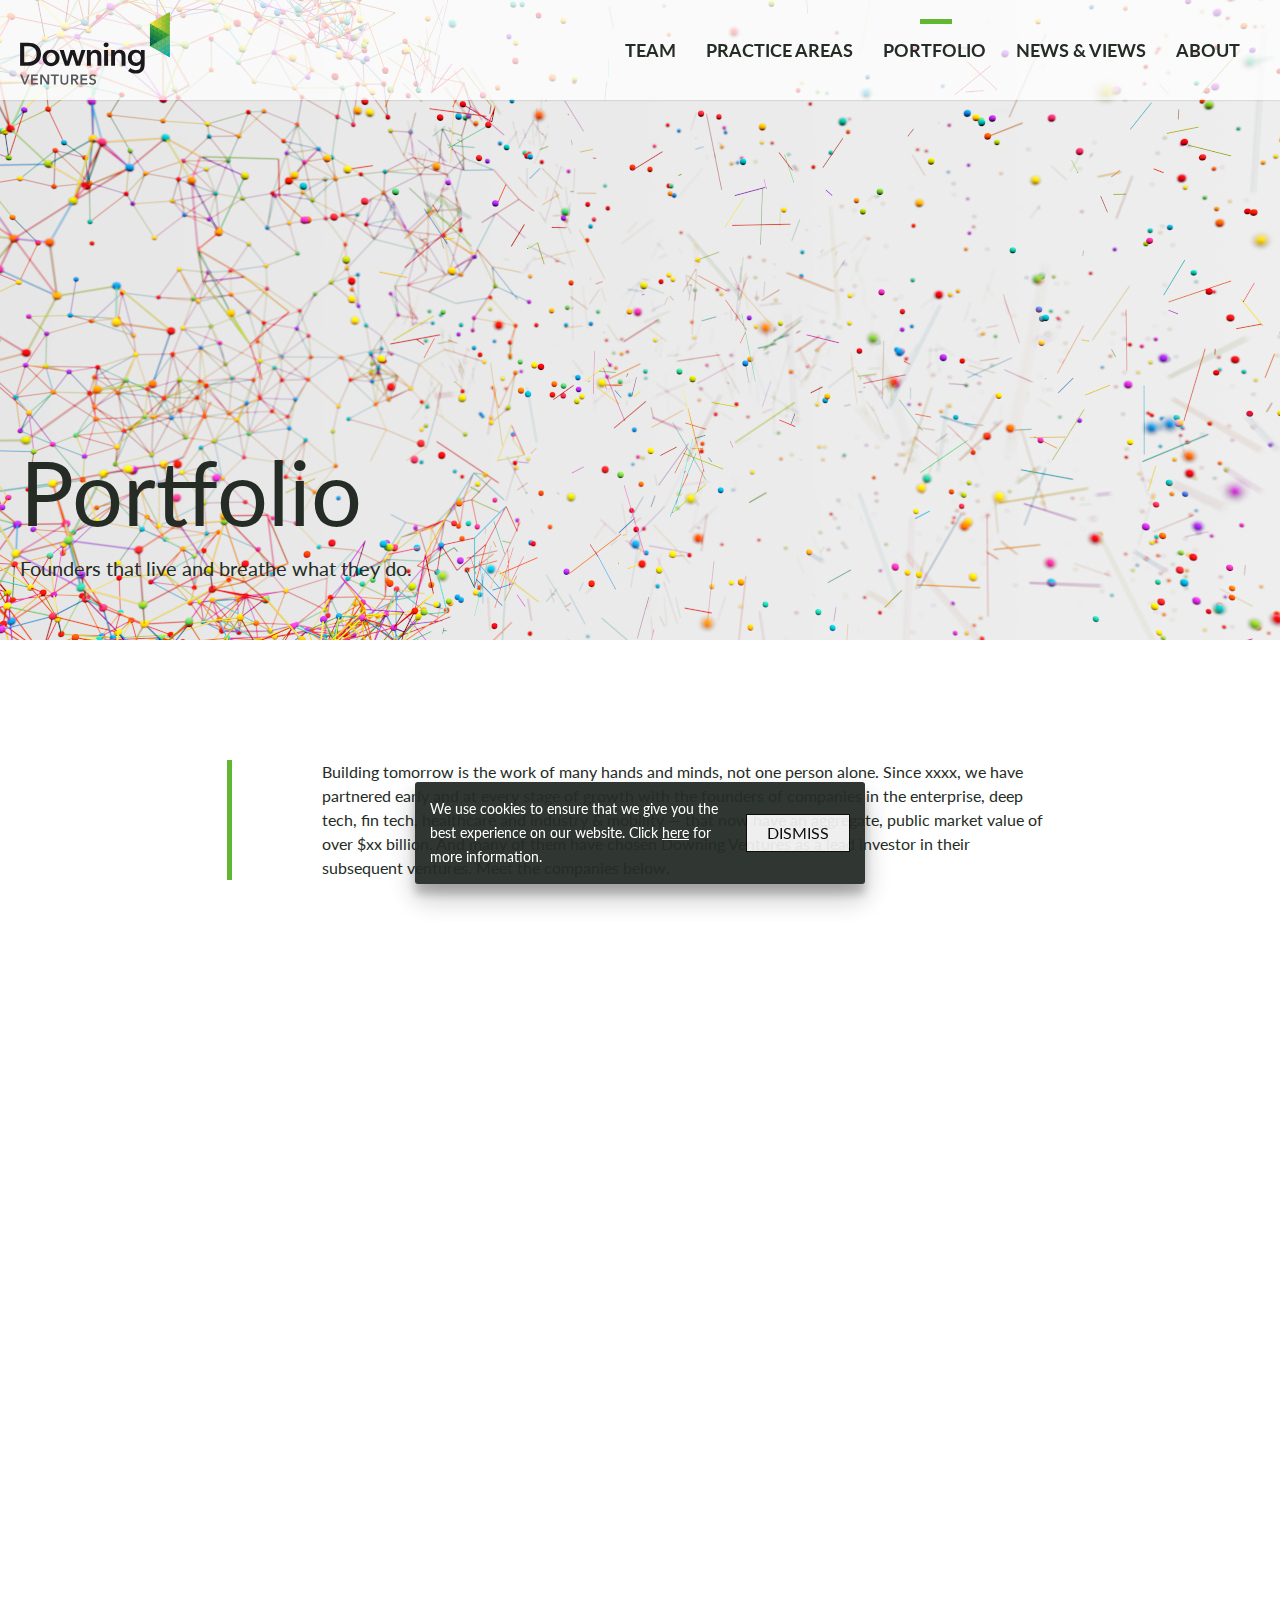
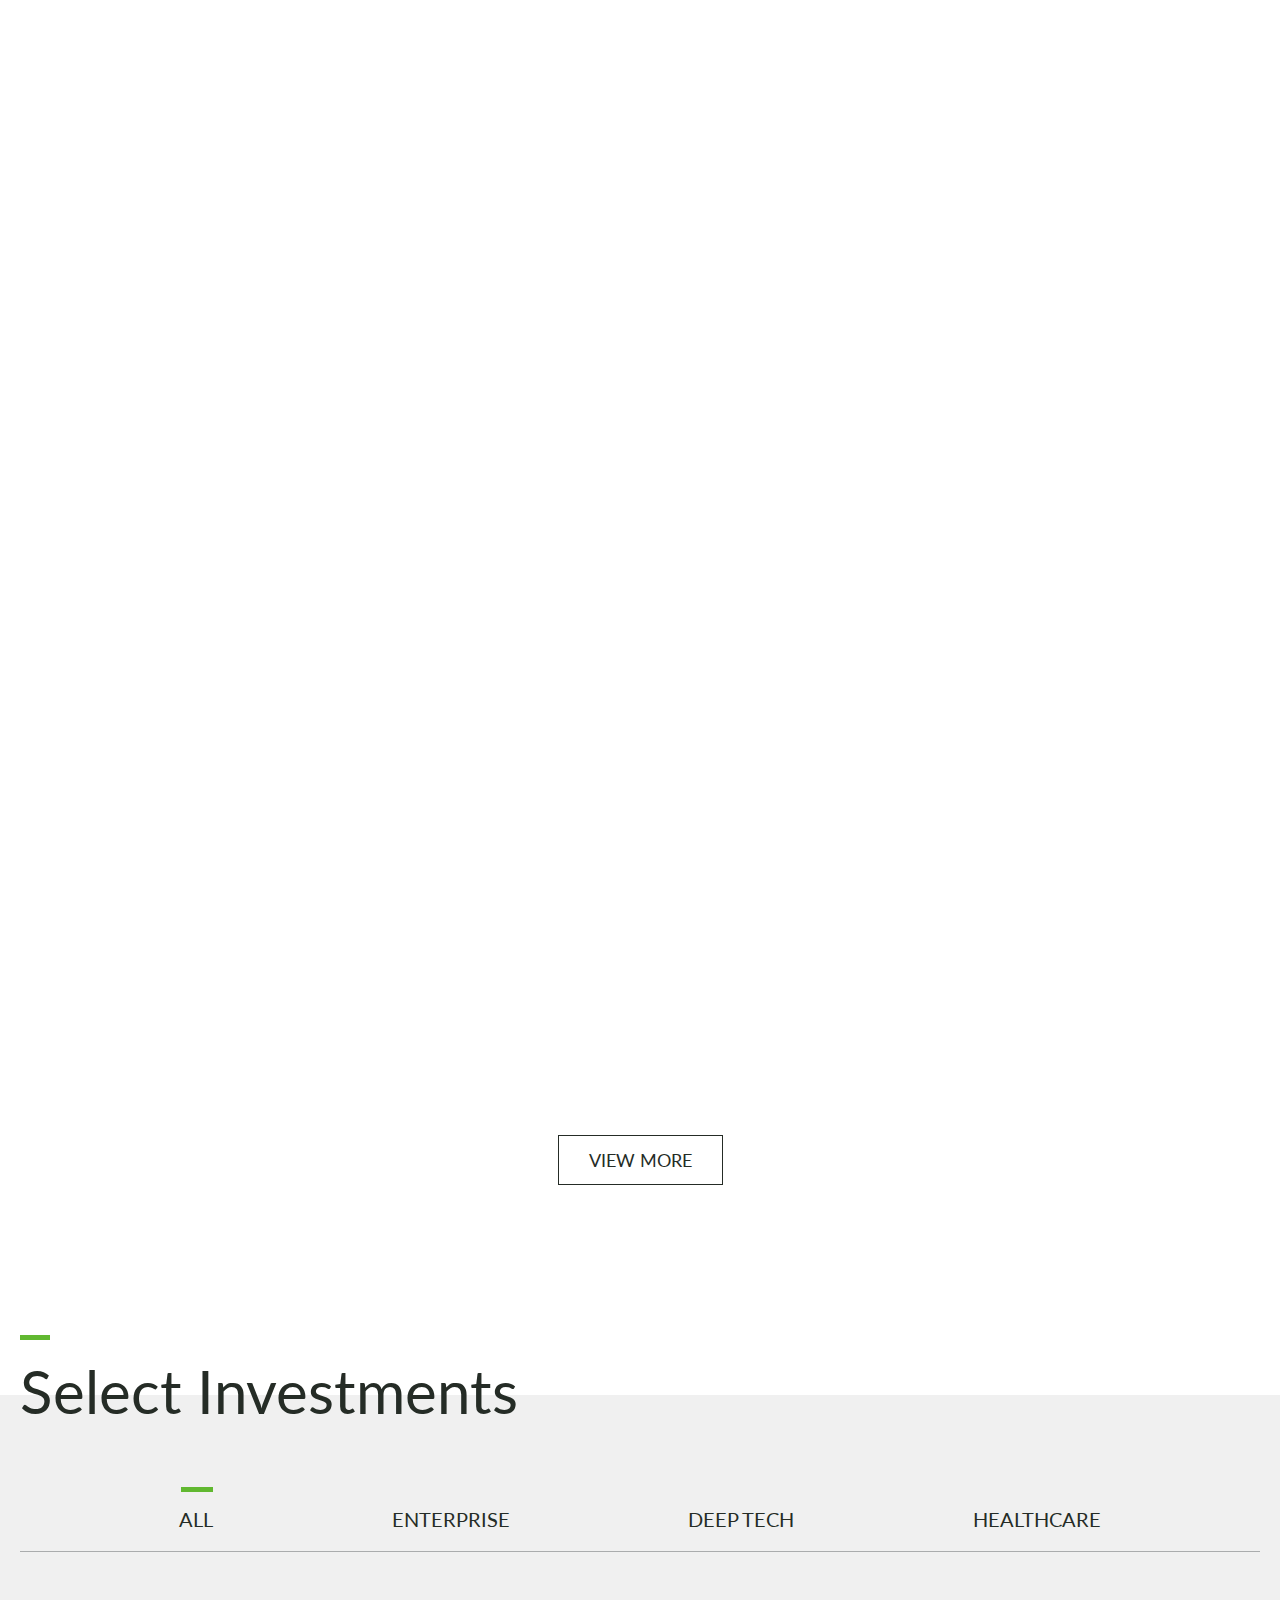
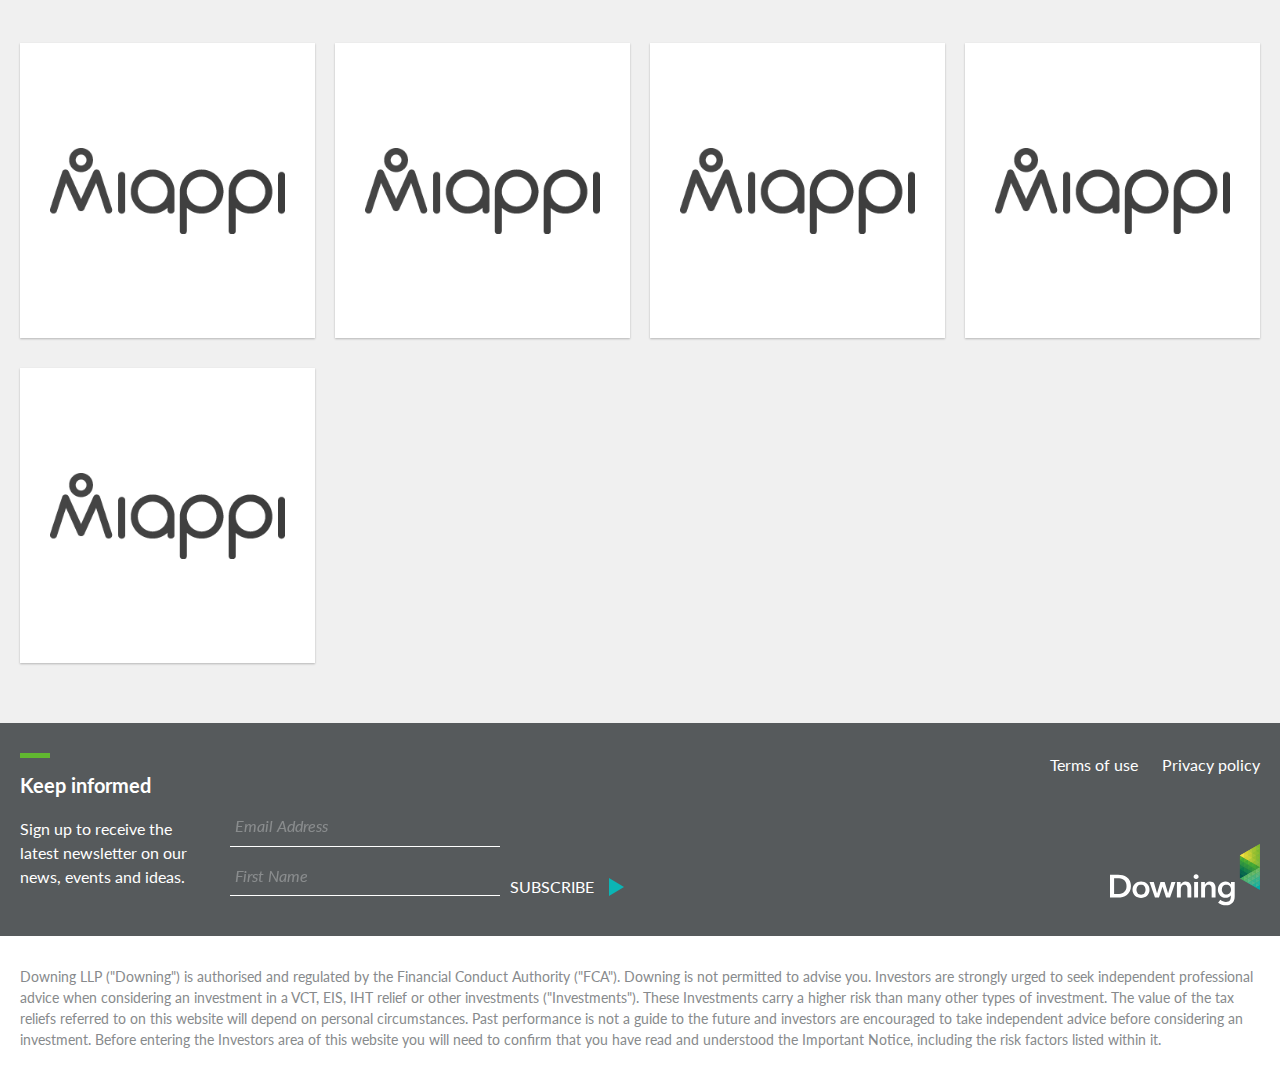
<file: portfolio-index.html>
<!doctype html>
<html class="no-js" lang="">

<head>
  <!-- Google Tag Manager -->
  <script>(function(w,d,s,l,i){w[l] = w[l] || []; w[l].push({'gtm.start':new Date().getTime(),event:'gtm.js'});var f=d.getElementsByTagName(s)[0],j=d.createElement(s),dl=l!='dataLayer'?'&l='+l:'';j.async=true;j.src='https://www.googletagmanager.com/gtm.js?id='+i+dl+'&gtm_auth=Gxlud372S2MuqC4dWfpfrw&gtm_preview=env-1&gtm_cookies_win=x';f.parentNode.insertBefore(j,f);})(window,document,'script','dataLayer','GTM-KB8HG3V');</script>
  <!-- End Google Tag Manager -->
  <meta charset="utf-8">
  <title></title>
  <meta name="description" content="">
  <meta name="viewport" content="width=device-width, initial-scale=1">

  <meta property="og:title" content="">
  <meta property="og:type" content="">
  <meta property="og:url" content="">
  <meta property="og:image" content="">

  <link rel="apple-touch-icon" sizes="180x180" href="apple-touch-icon.png">
  <link rel="icon" type="image/png" sizes="32x32" href="favicon-32x32.png">
  <link rel="icon" type="image/png" sizes="16x16" href="favicon-16x16.png">
  <link rel="manifest" href="site.webmanifest">
  <link rel="mask-icon" href="safari-pinned-tab.svg" color="#5bbad5">
  <meta name="msapplication-TileColor" content="#0bb5b5">
  <meta name="theme-color" content="#ffffff">

  <link rel="preconnect" href="https://fonts.gstatic.com">
  <link href="https://fonts.googleapis.com/css2?family=Lato:wght@400;700&display=swap" rel="stylesheet">
  <link rel="stylesheet" href="css/normalize.css">
  <link rel="stylesheet" href="OwlCarousel2/dist/assets/owl.carousel.min.css">
  <link rel="stylesheet" href="css/main.css">
  <!--Mailchimp integration-->
  <script id="mcjs">!function(c,h,i,m,p){m=c.createElement(h),p=c.getElementsByTagName(h)[0],m.async=1,m.src=i,p.parentNode.insertBefore(m,p)}(document,"script","https://chimpstatic.com/mcjs-connected/js/users/8aaae1641f29e985fb9f0e3f3/4e80a49faa536af4efe88e70a.js");</script>
</head>

<body>
  <!-- Google Tag Manager (noscript) -->
  <noscript><iframe src='https://www.googletagmanager.com/ns.html?id=GTM-KB8HG3V&gtm_auth=Gxlud372S2MuqC4dWfpfrw&gtm_preview=env-1&gtm_cookies_win=x' height='0' width='0' style='display:none; visibility:hidden'></iframe></noscript>
  <!-- End Google Tag Manager (noscript) -->
  
  <!--<div class="top-app-bar__holder"></div>-->
  <header>
    <div class="top-app-bar" id="top-app-bar">
      <div class="container">
        <div class="clearfix">
          <a class="logo" href="#">
            <img alt="Downing Ventures" class="logo__icon--phone" src="img/assets-logos-icon-only.svg" style="height: 35px; width: 17px;">
            <img alt="Downing Ventures" aria-hidden="true" class="logo__icon--desktop" src="img/assets-logos-positive.svg" style="height: 75px; width: 150px;">
          </a>
          <a aria-hidden="true" class="menu-button" href="#" id="menu-button">
            <span></span>
          </a>
          <nav class="nav">
            <ul class="clearfix">
              <li>
                <a href="#">Team</a>
              </li>
              <li>
                <a href="#">Practice areas</a>
              </li>
              <li>
                <a class="active" href="#">Portfolio</a>
              </li>
              <li>
                <a href="#">News & views</a>
              </li>
              <li>
                <a href="#">About</a>
              </li>
            </ul>
          </nav>
        </div>
      </div>
    </div>
    <div aria-hidden="true" class="drawer" id="drawer">
      <div class="table">
        <div class="table-row">
          <div class="table-cell middle">
            <nav class="headline-2 nav-2">
              <ul>
                <li>
                  <a href="#">Team</a>
                </li>
                <li>
                  <a href="#">Practice areas</a>
                </li>
                <li>
                  <a class="active" href="#">Portfolio</a>
                </li>
                <li>
                  <a href="#">News & views</a>
                </li>
                <li>
                  <a href="#">About</a>
                </li>
              </ul>
            </nav>
          </div>
        </div>
      </div>
    </div>
  </header>
  <div class="hero">
    <div class="hero__media">
      <picture>
        <source srcset="img/iStock-1174430508-1920x640.jpg" media="(min-width: 768px)">
        <img alt="" class="a-12__1" src="img/iStock-1174430508-480x480.jpg">
      </picture>
    </div>
    <div class="hero__content">
      <div class="table">
        <div class="table-row">
          <div class="table-cell bottom">
            <div class="top-app-bar__holder"></div>
            <div class="container">
              <h1 class="io js-io">Portfolio​</h1>
              <div class="row">
                <div class="col-12 col-6-768">
                  <div class="io js-io" data-io-delay="250">
                    <div class="headline-5 hero__secondary-text">
                      <p>Founders that live and breathe what they do.</p>
                    </div>
                  </div>
                </div>
              </div>
            </div>
          </div>
        </div>
      </div>
    </div>
  </div>
  <div class="block">
    <div class="container">
      <div class="row">
        <div class="col-12 col-8-768 push-2-768">
          <div class="block-3">
            <p>Building tomorrow is the work of many hands and minds, not one person alone. Since xxxx, we have partnered early and at every stage of growth with the founders of companies in the enterprise, deep tech, fin tech, healthcare and industry & mobility — that now have an aggregate, public market value of over $xx billion. And many of them have chosen Downing Ventures as a lead investor in their subsequent ventures. Meet the companies below.</p>
          </div>
        </div>
      </div>
      <div class="margin-30 margin-90-768"></div>
    </div>
    <div class="container js-pagination" data-pagination-page="1" data-pagination-url="portfolio.json">
      <div class="js-pagination-content">
        <a class="card-7 card-7--0 io-2 js-io" href="#">
          <p>
            <picture>
              <source srcset="img/iStock-622767436-860x484.jpg" media="(min-width: 768px)">
              <img alt="" src="img/iStock-622767436-860x484.jpg" style="height: auto; width: 100%; transform: translate3d(0px, 0px, 0px);">
            </picture>
          </p>
          <div class="card-7__content">
            <h3 class="headline-4">New ways of painting</h3>
            <div>Lorem ipsum dolor sit amet, consectetur adipis cing elit. Quisque sit amet metus euismod leo egestas tincidunt.</div>
          </div>
        </a>
        <a class="card-7 card-7--1 io-2 js-io" href="#">
          <p>
            <picture>
              <source srcset="img/iStock-622767436-860x484.jpg" media="(min-width: 768px)">
              <img alt="" src="img/iStock-622767436-860x484.jpg" style="height: auto; width: 100%; transform: translate3d(0px, 0px, 0px);">
            </picture>
          </p>
          <div class="card-7__content">
            <h3 class="headline-4">One for Hummingbird</h3>
            <div>Lorem ipsum dolor sit amet, consectetur adipis cing elit. Quisque sit amet metus euismod leo egestas tincidunt.</div>
          </div>
        </a>
        <a class="card-7 card-7--0 io-2 js-io" href="#">
          <p>
            <picture>
              <source srcset="img/iStock-622767436-860x484.jpg" media="(min-width: 768px)">
              <img alt="" src="img/iStock-622767436-860x484.jpg" style="height: auto; width: 100%; transform: translate3d(0px, 0px, 0px);">
            </picture>
          </p>
          <div class="card-7__content">
            <h3 class="headline-4">New ways of painting</h3>
            <div>Lorem ipsum dolor sit amet, consectetur adipis cing elit. Quisque sit amet metus euismod leo egestas tincidunt.</div>
          </div>
        </a>
      </div>
      <div class="pagination js-pagination-container">
        <a class="button js-pagination-button" href="#">View more</a>
      </div>
    </div>
  </div>
  <div class="block-4">
    <div class="container">
      <div class="block-4__title">
        <h2 class="heading">Select Investments</h2>
      </div>
      <div class="hidden-768">
        <select class="select-field__input">
          <option selected value="">All</option>
          <option value="">Enterprise</option>
          <option value="">Deep tech</option>
          <option value="">Healthcare</option>
        </select>
      </div>
      <div class="hidden show-768">
        <ul class="headline-5 tab-bar">
          <li>
            <a class="active" href="#">All</a>
          </li>
          <li>
            <a href="#">Enterprise</a>
          </li>
          <li>
            <a href="#">Deep tech</a>
          </li>
          <li>
            <a href="#">Healthcare</a>
          </li>
        </ul>
      </div>
      <div class="margin-30"></div>
      <div class="row-10">
        <div class="col-6 col-3-768 gutter-10">
          <a class="card-4" href="#">
            <img alt="Miappi" src="img/Miappi_Logo-NoStrap_300px.png">
          </a>
        </div>
        <div class="col-6 col-3-768 gutter-10">
          <a class="card-4" href="#">
            <img alt="Miappi" src="img/Miappi_Logo-NoStrap_300px.png">
          </a>
        </div>
        <div class="col-6 col-3-768 gutter-10">
          <a class="card-4" href="#">
            <img alt="Miappi" src="img/Miappi_Logo-NoStrap_300px.png">
          </a>
        </div>
        <div class="col-6 col-3-768 gutter-10">
          <a class="card-4" href="#">
            <img alt="Miappi" src="img/Miappi_Logo-NoStrap_300px.png">
          </a>
        </div>
        <div class="col-6 col-3-768 gutter-10">
          <a class="card-4" href="#">
            <img alt="Miappi" src="img/Miappi_Logo-NoStrap_300px.png">
          </a>
        </div>
      </div>
    </div>
  </div>
  <footer>
    <div class="footer">
      <div class="container">
        <div class="row-10">
          <div class="col-12 col-6-1024 gutter-10">
            <h3 class="headline-5 heading">Keep informed</h3>
            <div class="row-10">
              <div class="col-12 col-4-768 gutter-10">
                <p>Sign up to receive the latest newsletter on our news, events and ideas.</p>
              </div>
              <div class="col-12 col-8-768 gutter-10">
                <!-- Begin Mailchimp Signup Form -->
                <div id="mc_embed_signup">
                  <form action="https://downing.us8.list-manage.com/subscribe/post?u=8aaae1641f29e985fb9f0e3f3&amp;id=1aa2abff48" method="post" id="mc-embeddedsubscribe-form" name="mc-embedded-subscribe-form" class="validate form" target="_blank" novalidate>
                    <div id="mc_embed_signup_scroll">
                      <div class="row-10 flex-end">
                        <div class="col-12 col-8-768 gutter-10">
                          <div class="mc-field-group">
                            <label class="sr-only" for="mce-EMAIL">Email Address <span class="asterisk">*</span></label>
                            <input type="email" value="" name="EMAIL" class="required email text-field__input" id="mce-EMAIL" placeholder="Email Address">
                          </div>
                          <div class="mc-field-group">
                            <label class="sr-only" for="mce-FNAME">First Name</label>
                            <input type="text" value="" name="FNAME" class="text-field__input" id="mce-FNAME" placeholder="First Name">
                          </div>
                          <div id="mce-responses" class="clear">
                            <div class="response" id="mce-error-response" style="display:none"></div>
                            <div class="response" id="mce-success-response" style="display:none"></div>
                          </div>
                        </div>
                        <div class="col-12 col-4-768 gutter-10">
                          <!-- real people should not fill this in and expect good things - do not remove this or risk form bot signups-->
                          <div style="position: absolute; left: -5000px;" aria-hidden="true"><input type="text" name="b_8aaae1641f29e985fb9f0e3f3_1aa2abff48" tabindex="-1" value=""></div>
                          <div class="clear"><input type="submit" value="Subscribe" name="subscribe" id="mcembedded-subscribe" class="button-2"></div>
                        </div>
                      </div>
                    </div>
                  </form>
                </div>
                <!--End mc_embed_signup-->
              </div>
            </div>
            <div class="divider"></div>
          </div>
          <div class="col-12 col-6-1024 gutter-10">
            <div class="table">
              <div class="table-row">
                <div class="table-cell top">
                  <ul class="nav-3">
                    <li>
                      <a href="#">Terms of use</a>
                    </li>
                    <li>
                      <a href="#">Privacy policy</a>
                    </li>
                  </ul>
                </div>
              </div>
              <div class="table-row">
                <div class="table-cell bottom">
                  <p class="footer-logo"><img alt="Downing Ventures" src="img/logo-2.svg" style="height: 62px; width: 150px;"></p>
                </div>
              </div>
            </div>
          </div>
        </div>
      </div>
    </div>
    <div class="footer-2">
      <div class="container">
        <p class="caption color-2">Downing LLP ("Downing") is authorised and regulated by the Financial Conduct Authority ("FCA"). Downing is not permitted to advise you. Investors are strongly urged to seek independent professional advice when considering an investment in a VCT, EIS, IHT relief or other investments ("Investments"). These Investments carry a higher risk than many other types of investment. The value of the tax reliefs referred to on this website will depend on personal circumstances. Past performance is not a guide to the future and investors are encouraged to take independent advice before considering an investment. Before entering the Investors area of this website you will need to confirm that you have read and understood the Important Notice, including the risk factors listed within it.</p>
      </div>
    </div>
  </footer>
  <div id="cookieConsent" class="cookie-consent" data-sticky-container data-closable>
    <div class="cookie-consent__container sticky" data-sticky data-stick-to="bottom" data-sticky-on="small">
      <div class="snackbar">
        <div class="snackbar__msg">
          We use cookies to ensure that we give you the best experience on our website. Click <a href="/privacy-and-cookie-policy">here</a> for more information.
        </div>
        <button type="button"
          class="clear button accept-policy close snackbar__button"
          aria-label="Close"
          data-close="cookieConsent"
          data-cookie-string=".AspNet.Consent=yes; expires=Sun, 23 Jan 2022 13:21:35 GMT; path=/; secure; samesite=none">
          <span aria-hidden="true">Dismiss</span>
        </button>
      </div>
    </div>
  </div>
  <script src="js/vendor/modernizr-3.11.2.min.js"></script>
  <script src="js/vendor/jquery-3.5.1.min.js"></script>
  <script src="js/vendor/rellax.min.js"></script>
  <script src="OwlCarousel2/dist/owl.carousel.min.js"></script>
  <script src="js/plugins.js"></script>
  <script src="js/main.js"></script>
</body>

</html>
</file>
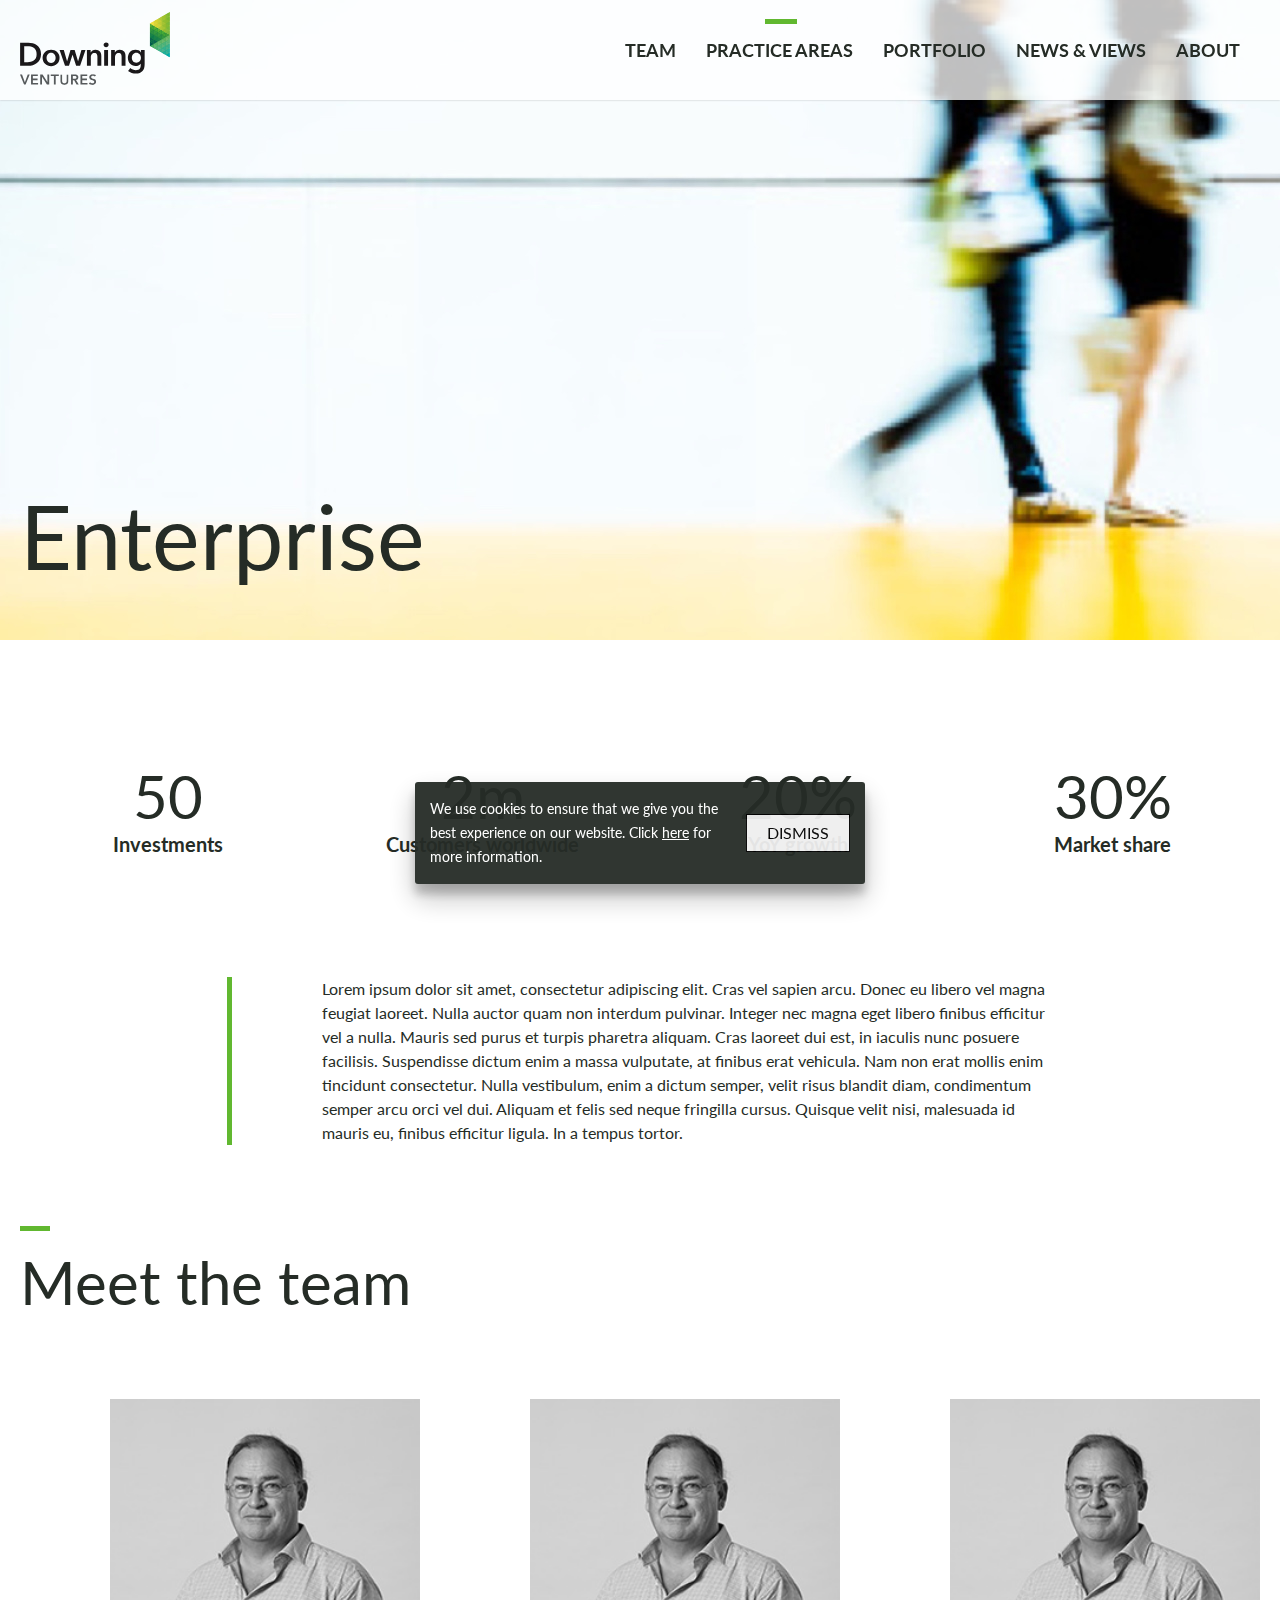
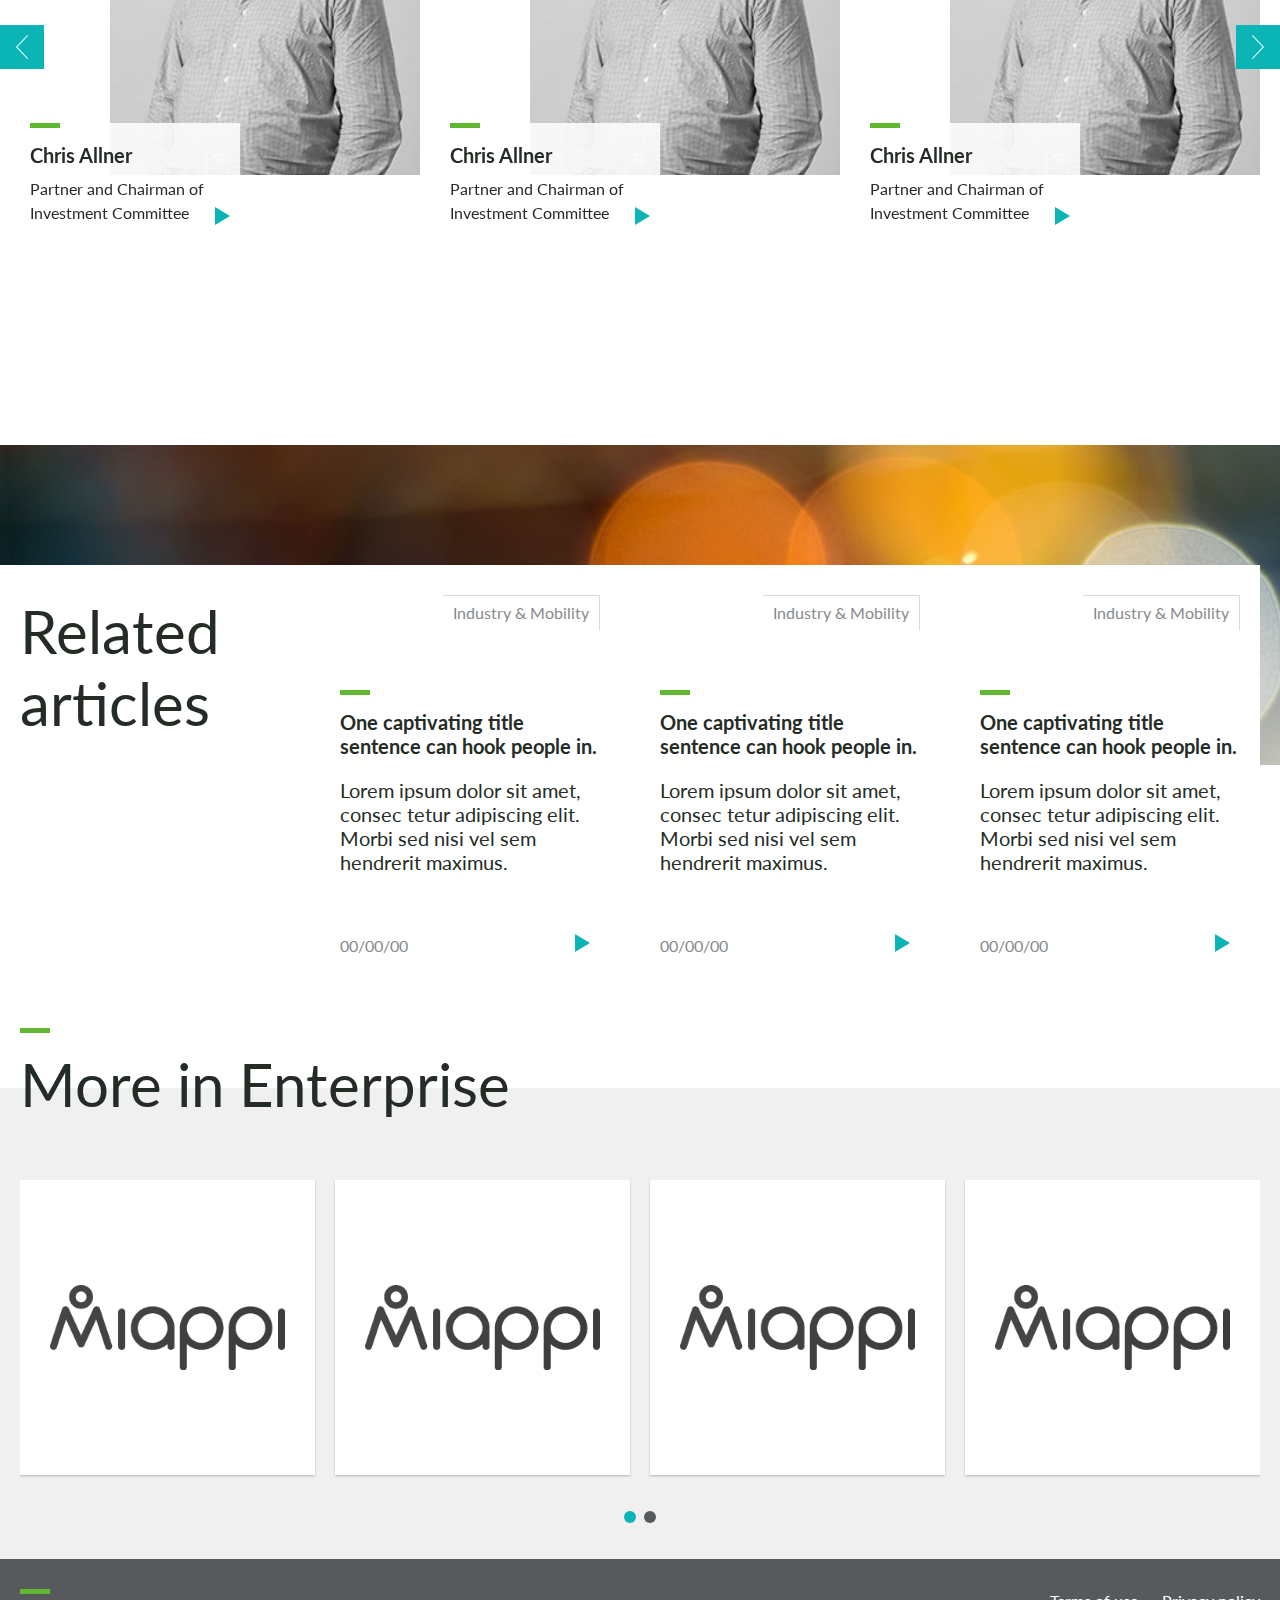
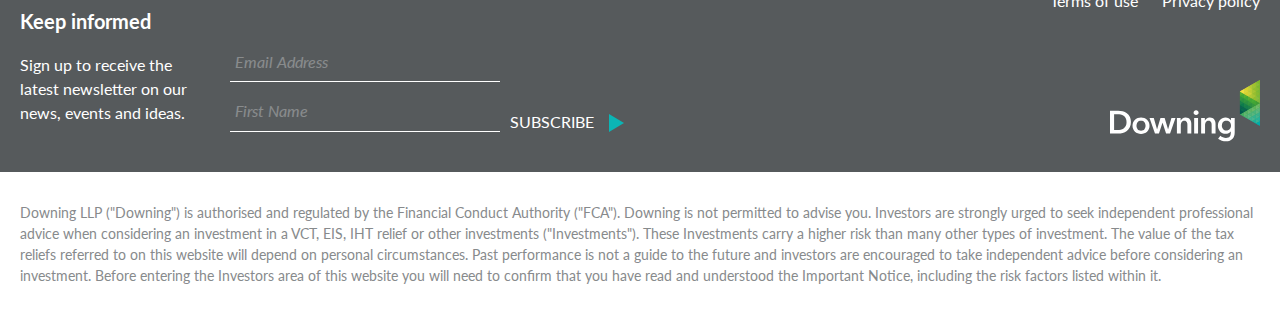
<file: practice-detail.html>
<!doctype html>
<html class="no-js" lang="">

<head>
  <!-- Google Tag Manager -->
  <script>(function(w,d,s,l,i){w[l] = w[l] || []; w[l].push({'gtm.start':new Date().getTime(),event:'gtm.js'});var f=d.getElementsByTagName(s)[0],j=d.createElement(s),dl=l!='dataLayer'?'&l='+l:'';j.async=true;j.src='https://www.googletagmanager.com/gtm.js?id='+i+dl+'&gtm_auth=Gxlud372S2MuqC4dWfpfrw&gtm_preview=env-1&gtm_cookies_win=x';f.parentNode.insertBefore(j,f);})(window,document,'script','dataLayer','GTM-KB8HG3V');</script>
  <!-- End Google Tag Manager -->
  <meta charset="utf-8">
  <title></title>
  <meta name="description" content="">
  <meta name="viewport" content="width=device-width, initial-scale=1">

  <meta property="og:title" content="">
  <meta property="og:type" content="">
  <meta property="og:url" content="">
  <meta property="og:image" content="">

  <link rel="apple-touch-icon" sizes="180x180" href="apple-touch-icon.png">
  <link rel="icon" type="image/png" sizes="32x32" href="favicon-32x32.png">
  <link rel="icon" type="image/png" sizes="16x16" href="favicon-16x16.png">
  <link rel="manifest" href="site.webmanifest">
  <link rel="mask-icon" href="safari-pinned-tab.svg" color="#5bbad5">
  <meta name="msapplication-TileColor" content="#0bb5b5">
  <meta name="theme-color" content="#ffffff">

  <link rel="preconnect" href="https://fonts.gstatic.com">
  <link href="https://fonts.googleapis.com/css2?family=Lato:wght@400;700&display=swap" rel="stylesheet">
  <link rel="stylesheet" href="css/normalize.css">
  <link rel="stylesheet" href="OwlCarousel2/dist/assets/owl.carousel.min.css">
  <link rel="stylesheet" href="css/main.css">
  <!--Mailchimp integration-->
  <script id="mcjs">!function(c,h,i,m,p){m=c.createElement(h),p=c.getElementsByTagName(h)[0],m.async=1,m.src=i,p.parentNode.insertBefore(m,p)}(document,"script","https://chimpstatic.com/mcjs-connected/js/users/8aaae1641f29e985fb9f0e3f3/4e80a49faa536af4efe88e70a.js");</script>
</head>

<body>
  <!-- Google Tag Manager (noscript) -->
  <noscript><iframe src='https://www.googletagmanager.com/ns.html?id=GTM-KB8HG3V&gtm_auth=Gxlud372S2MuqC4dWfpfrw&gtm_preview=env-1&gtm_cookies_win=x' height='0' width='0' style='display:none; visibility:hidden'></iframe></noscript>
  <!-- End Google Tag Manager (noscript) -->
  
  <!--<div class="top-app-bar__holder"></div>-->
  <header>
    <div class="top-app-bar" id="top-app-bar">
      <div class="container">
        <div class="clearfix">
          <a class="logo" href="#">
            <img alt="Downing Ventures" class="logo__icon--phone" src="img/assets-logos-icon-only.svg" style="height: 35px; width: 17px;">
            <img alt="Downing Ventures" aria-hidden="true" class="logo__icon--desktop" src="img/assets-logos-positive.svg" style="height: 75px; width: 150px;">
          </a>
          <a aria-hidden="true" class="menu-button" href="#" id="menu-button">
            <span></span>
          </a>
          <nav class="nav">
            <ul class="clearfix">
              <li>
                <a href="#">Team</a>
              </li>
              <li>
                <a class="active" href="#">Practice areas</a>
              </li>
              <li>
                <a href="#">Portfolio</a>
              </li>
              <li>
                <a href="#">News & views</a>
              </li>
              <li>
                <a href="#">About</a>
              </li>
            </ul>
          </nav>
        </div>
      </div>
    </div>
    <div aria-hidden="true" class="drawer" id="drawer">
      <div class="table">
        <div class="table-row">
          <div class="table-cell middle">
            <nav class="headline-2 nav-2">
              <ul>
                <li>
                  <a href="#">Team</a>
                </li>
                <li>
                  <a class="active" href="#">Practice areas</a>
                </li>
                <li>
                  <a href="#">Portfolio</a>
                </li>
                <li>
                  <a href="#">News & views</a>
                </li>
                <li>
                  <a href="#">About</a>
                </li>
              </ul>
            </nav>
          </div>
        </div>
      </div>
    </div>
  </header>
  <div class="hero">
    <div class="hero__media">
      <picture>
        <source srcset="img/gettyimages-155442189-170667-a-1920x640.jpg" media="(min-width: 768px)">
        <img alt="" class="a-12__1" src="img/gettyimages-155442189-170667-a-480x480.jpg">
      </picture>
    </div>
    <div class="hero__content">
      <div class="table">
        <div class="table-row">
          <div class="table-cell bottom">
            <div class="top-app-bar__holder"></div>
            <div class="container">
              <h1 class="io js-io">Enterprise</h1>
            </div>
          </div>
        </div>
      </div>
    </div>
  </div>
  <div class="block">
    <div class="container">
      <div class="row-10 center">
        <div class="col-12 col-3-768 gutter-10">
          <div class="card-6">
            <div class="headline-2">50</div>
            <div class="headline-5 card-6__subtitle">Investments</div>
          </div>
        </div>
        <div class="col-12 col-3-768 gutter-10">
          <div class="card-6">
            <div class="headline-2">2m</div>
            <div class="headline-5 card-6__subtitle">Customers worldwide</div>
          </div>
        </div>
        <div class="col-12 col-3-768 gutter-10">
          <div class="card-6">
            <div class="headline-2">20%</div>
            <div class="headline-5 card-6__subtitle">YoY growth</div>
          </div>
        </div>
        <div class="col-12 col-3-768 gutter-10">
          <div class="card-6">
            <div class="headline-2">30%</div>
            <div class="headline-5 card-6__subtitle">Market share</div>
          </div>
        </div>
      </div>
      <div class="margin-60-768"></div>
      <div class="row">
        <div class="col-12 col-8-768 push-2-768">
          <div class="block-3">
            <p>Lorem ipsum dolor sit amet, consectetur adipiscing elit. Cras vel sapien arcu. Donec eu libero vel magna feugiat laoreet. Nulla auctor quam non interdum pulvinar. Integer nec magna eget libero finibus efficitur vel a nulla. Mauris sed purus et turpis pharetra aliquam. Cras laoreet dui est, in iaculis nunc posuere facilisis. Suspendisse dictum enim a massa vulputate, at finibus erat vehicula. Nam non erat mollis enim tincidunt consectetur. Nulla vestibulum, enim a dictum semper, velit risus blandit diam, condimentum semper arcu orci vel dui. Aliquam et felis sed neque fringilla cursus. Quisque velit nisi, malesuada id mauris eu, finibus efficitur ligula. In a tempus tortor.</p>
          </div>
        </div>
      </div>
      <div class="margin-60"></div>
      <h2 class="heading">Meet the team</h2>
      <div class="margin-60"></div>
      <div class="owl-carousel carousel js-carousel-2">
        <div>
          <a class="card-3" href="#">
            <div class="card-3__media">
              <picture>
                <source srcset="img/ChrisAllner_thumbnails.jpg" media="(min-width: 768px)">
                <img alt="" src="img/ChrisAllner_thumbnails.jpg" style="height: auto; width: 100%;">
              </picture>
            </div>
            <div class="card-3__content">
              <h3 class="headline-5 margin-10">Chris Allner</h3>
              <div>Partner and Chairman of Investment Committee</div>
            </div>
          </a>
        </div>
        <div>
          <a class="card-3" href="#">
            <div class="card-3__media">
              <picture>
                <source srcset="img/ChrisAllner_thumbnails.jpg" media="(min-width: 768px)">
                <img alt="" src="img/ChrisAllner_thumbnails.jpg" style="height: auto; width: 100%;">
              </picture>
            </div>
            <div class="card-3__content">
              <h3 class="headline-5 margin-10">Chris Allner</h3>
              <div>Partner and Chairman of Investment Committee</div>
            </div>
          </a>
        </div>
        <div>
          <a class="card-3" href="#">
            <div class="card-3__media">
              <picture>
                <source srcset="img/ChrisAllner_thumbnails.jpg" media="(min-width: 768px)">
                <img alt="" src="img/ChrisAllner_thumbnails.jpg" style="height: auto; width: 100%;">
              </picture>
            </div>
            <div class="card-3__content">
              <h3 class="headline-5 margin-10">Chris Allner</h3>
              <div>Partner and Chairman of Investment Committee</div>
            </div>
          </a>
        </div>
        <div>
          <a class="card-3" href="#">
            <div class="card-3__media">
              <picture>
                <source srcset="img/ChrisAllner_thumbnails.jpg" media="(min-width: 768px)">
                <img alt="" src="img/ChrisAllner_thumbnails.jpg" style="height: auto; width: 100%;">
              </picture>
            </div>
            <div class="card-3__content">
              <h3 class="headline-5 margin-10">Chris Allner</h3>
              <div>Partner and Chairman of Investment Committee</div>
            </div>
          </a>
        </div>
      </div>
    </div>
  </div>
  <div class="block-2">
    <div class="block-2__media">
      <picture>
        <source srcset="img/img-4.jpg" media="(min-width: 768px)">
        <img alt="" src="img/img-4.jpg">
      </picture>
    </div>
    <div class="block-2__content-wrapper">
      <div class="container">
        <div class="block-2__content">
          <div class="row-10 row-30-1024">
            <div class="col-12 col-3-768 gutter-10 gutter-30-1024">
              <h2 class="headine">Related articles</h2>
            </div>
            <div class="col-12 col-3-768 gutter-10 gutter-30-1024">
              <div class="card-2">
                <div class="table">
                  <div class="table-row">
                    <div class="table-cell top">
                      <div class="chip-set">
                        <a class="color-2 chip" href="#">Industry & Mobility</a>
                      </div>
                      <div class="card-2__content">
                        <h3 class="headline-5 heading">
                          <a class="card-2__title" href="#">One captivating title sentence can hook people in.</a>
                        </h3>
                        <p class="headline-5">Lorem ipsum dolor sit amet, consec tetur adipiscing elit. Morbi sed nisi vel sem hendrerit maximus.</p>
                      </div>
                    </div>
                  </div>
                  <div class="table-row">
                    <div class="table-cell bottom">
                      <a class="color-2 card-2__action" href="#">00/00/00</a>
                    </div>
                  </div>
                </div>
              </div>
            </div>
            <div class="col-12 col-3-768 gutter-10 gutter-30-1024">
              <div class="card-2">
                <div class="table">
                  <div class="table-row">
                    <div class="table-cell top">
                      <div class="chip-set">
                        <a class="color-2 chip" href="#">Industry & Mobility</a>
                      </div>
                      <div class="card-2__content">
                        <h3 class="headline-5 heading">
                          <a class="card-2__title" href="#">One captivating title sentence can hook people in.</a>
                        </h3>
                        <p class="headline-5">Lorem ipsum dolor sit amet, consec tetur adipiscing elit. Morbi sed nisi vel sem hendrerit maximus.</p>
                      </div>
                    </div>
                  </div>
                  <div class="table-row">
                    <div class="table-cell bottom">
                      <a class="color-2 card-2__action" href="#">00/00/00</a>
                    </div>
                  </div>
                </div>
              </div>
            </div>
            <div class="col-12 col-3-768 gutter-10 gutter-30-1024">
              <div class="card-2">
                <div class="table">
                  <div class="table-row">
                    <div class="table-cell top">
                      <div class="chip-set">
                        <a class="color-2 chip" href="#">Industry & Mobility</a>
                      </div>
                      <div class="card-2__content">
                        <h3 class="headline-5 heading">
                          <a class="card-2__title" href="#">One captivating title sentence can hook people in.</a>
                        </h3>
                        <p class="headline-5">Lorem ipsum dolor sit amet, consec tetur adipiscing elit. Morbi sed nisi vel sem hendrerit maximus.</p>
                      </div>
                    </div>
                  </div>
                  <div class="table-row">
                    <div class="table-cell bottom">
                      <a class="color-2 card-2__action" href="#">00/00/00</a>
                    </div>
                  </div>
                </div>
              </div>
            </div>
          </div>
        </div>
      </div>
    </div>
  </div>
  <div class="block-4">
    <div class="container">
      <div class="block-4__title">
        <h2 class="heading">More in Enterprise</h2>
      </div>
      <div class="owl-carousel carousel js-carousel">
        <div>
          <a class="card-4" href="#">
            <img alt="Miappi" src="img/Miappi_Logo-NoStrap_300px.png">
          </a>
        </div>
        <div>
          <a class="card-4" href="#">
            <img alt="Miappi" src="img/Miappi_Logo-NoStrap_300px.png">
          </a>
        </div>
        <div>
          <a class="card-4" href="#">
            <img alt="Miappi" src="img/Miappi_Logo-NoStrap_300px.png">
          </a>
        </div>
        <div>
          <a class="card-4" href="#">
            <img alt="Miappi" src="img/Miappi_Logo-NoStrap_300px.png">
          </a>
        </div>
        <div>
          <a class="card-4" href="#">
            <img alt="Miappi" src="img/Miappi_Logo-NoStrap_300px.png">
          </a>
        </div>
      </div>
    </div>
  </div>
  <footer>
    <div class="footer">
      <div class="container">
        <div class="row-10">
          <div class="col-12 col-6-1024 gutter-10">
            <h3 class="headline-5 heading">Keep informed</h3>
            <div class="row-10">
              <div class="col-12 col-4-768 gutter-10">
                <p>Sign up to receive the latest newsletter on our news, events and ideas.</p>
              </div>
              <div class="col-12 col-8-768 gutter-10">
                <!-- Begin Mailchimp Signup Form -->
                <div id="mc_embed_signup">
                  <form action="https://downing.us8.list-manage.com/subscribe/post?u=8aaae1641f29e985fb9f0e3f3&amp;id=1aa2abff48" method="post" id="mc-embeddedsubscribe-form" name="mc-embedded-subscribe-form" class="validate form" target="_blank" novalidate>
                    <div id="mc_embed_signup_scroll">
                      <div class="row-10 flex-end">
                        <div class="col-12 col-8-768 gutter-10">
                          <div class="mc-field-group">
                            <label class="sr-only" for="mce-EMAIL">Email Address <span class="asterisk">*</span></label>
                            <input type="email" value="" name="EMAIL" class="required email text-field__input" id="mce-EMAIL" placeholder="Email Address">
                          </div>
                          <div class="mc-field-group">
                            <label class="sr-only" for="mce-FNAME">First Name</label>
                            <input type="text" value="" name="FNAME" class="text-field__input" id="mce-FNAME" placeholder="First Name">
                          </div>
                          <div id="mce-responses" class="clear">
                            <div class="response" id="mce-error-response" style="display:none"></div>
                            <div class="response" id="mce-success-response" style="display:none"></div>
                          </div>
                        </div>
                        <div class="col-12 col-4-768 gutter-10">
                          <!-- real people should not fill this in and expect good things - do not remove this or risk form bot signups-->
                          <div style="position: absolute; left: -5000px;" aria-hidden="true"><input type="text" name="b_8aaae1641f29e985fb9f0e3f3_1aa2abff48" tabindex="-1" value=""></div>
                          <div class="clear"><input type="submit" value="Subscribe" name="subscribe" id="mcembedded-subscribe" class="button-2"></div>
                        </div>
                      </div>
                    </div>
                  </form>
                </div>
                <!--End mc_embed_signup-->
              </div>
            </div>
            <div class="divider"></div>
          </div>
          <div class="col-12 col-6-1024 gutter-10">
            <div class="table">
              <div class="table-row">
                <div class="table-cell top">
                  <ul class="nav-3">
                    <li>
                      <a href="#">Terms of use</a>
                    </li>
                    <li>
                      <a href="#">Privacy policy</a>
                    </li>
                  </ul>
                </div>
              </div>
              <div class="table-row">
                <div class="table-cell bottom">
                  <p class="footer-logo"><img alt="Downing Ventures" src="img/logo-2.svg" style="height: 62px; width: 150px;"></p>
                </div>
              </div>
            </div>
          </div>
        </div>
      </div>
    </div>
    <div class="footer-2">
      <div class="container">
        <p class="caption color-2">Downing LLP ("Downing") is authorised and regulated by the Financial Conduct Authority ("FCA"). Downing is not permitted to advise you. Investors are strongly urged to seek independent professional advice when considering an investment in a VCT, EIS, IHT relief or other investments ("Investments"). These Investments carry a higher risk than many other types of investment. The value of the tax reliefs referred to on this website will depend on personal circumstances. Past performance is not a guide to the future and investors are encouraged to take independent advice before considering an investment. Before entering the Investors area of this website you will need to confirm that you have read and understood the Important Notice, including the risk factors listed within it.</p>
      </div>
    </div>
  </footer>
  <div id="cookieConsent" class="cookie-consent" data-sticky-container data-closable>
    <div class="cookie-consent__container sticky" data-sticky data-stick-to="bottom" data-sticky-on="small">
      <div class="snackbar">
        <div class="snackbar__msg">
          We use cookies to ensure that we give you the best experience on our website. Click <a href="/privacy-and-cookie-policy">here</a> for more information.
        </div>
        <button type="button"
          class="clear button accept-policy close snackbar__button"
          aria-label="Close"
          data-close="cookieConsent"
          data-cookie-string=".AspNet.Consent=yes; expires=Sun, 23 Jan 2022 13:21:35 GMT; path=/; secure; samesite=none">
          <span aria-hidden="true">Dismiss</span>
        </button>
      </div>
    </div>
  </div>
  <script src="js/vendor/modernizr-3.11.2.min.js"></script>
  <script src="js/vendor/jquery-3.5.1.min.js"></script>
  <script src="js/vendor/rellax.min.js"></script>
  <script src="OwlCarousel2/dist/owl.carousel.min.js"></script>
  <script src="js/plugins.js"></script>
  <script src="js/main.js"></script>
</body>

</html>
</file>
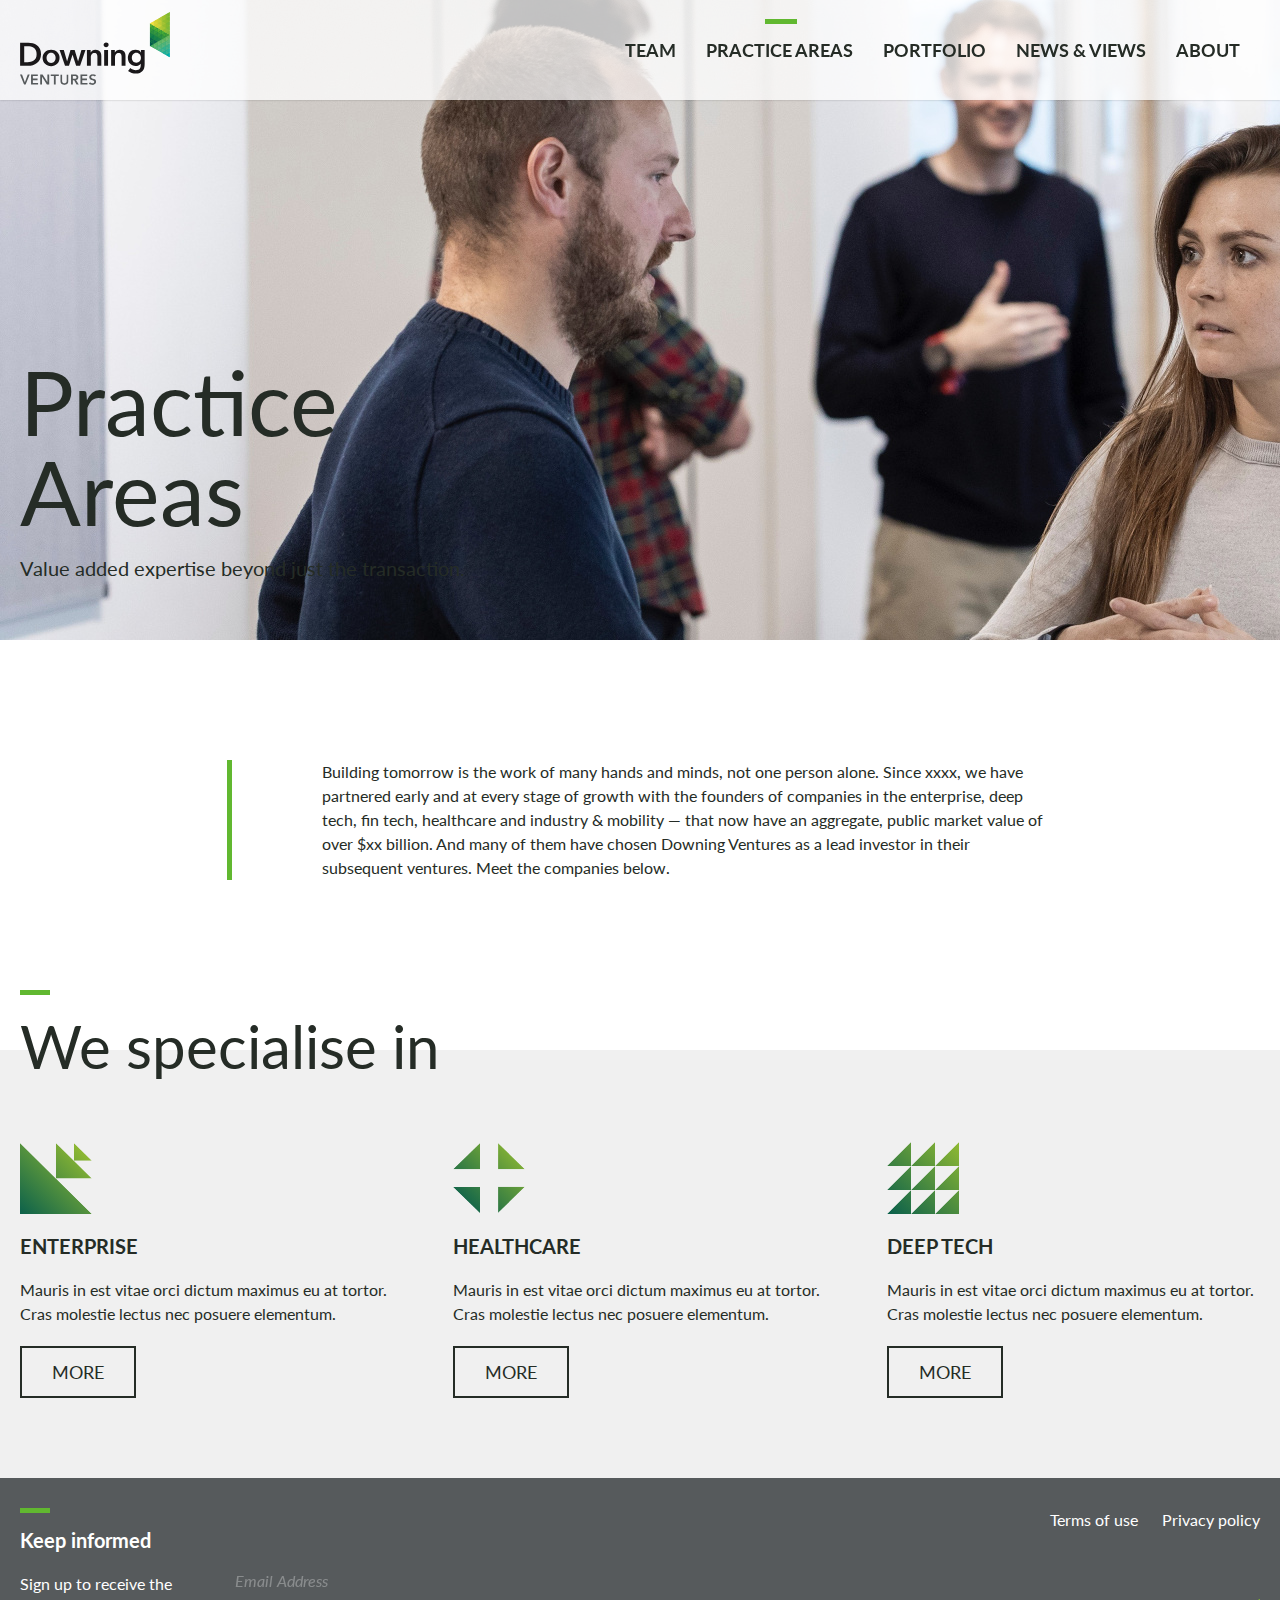
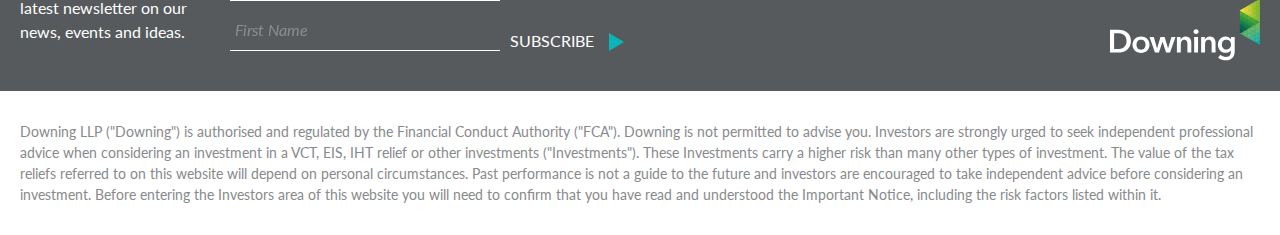
<file: practice-index.html>
<!doctype html>
<html class="no-js" lang="">

<head>
  <!-- Google Tag Manager -->
  <script>(function(w,d,s,l,i){w[l] = w[l] || []; w[l].push({'gtm.start':new Date().getTime(),event:'gtm.js'});var f=d.getElementsByTagName(s)[0],j=d.createElement(s),dl=l!='dataLayer'?'&l='+l:'';j.async=true;j.src='https://www.googletagmanager.com/gtm.js?id='+i+dl+'&gtm_auth=Gxlud372S2MuqC4dWfpfrw&gtm_preview=env-1&gtm_cookies_win=x';f.parentNode.insertBefore(j,f);})(window,document,'script','dataLayer','GTM-KB8HG3V');</script>
  <!-- End Google Tag Manager -->
  <meta charset="utf-8">
  <title></title>
  <meta name="description" content="">
  <meta name="viewport" content="width=device-width, initial-scale=1">

  <meta property="og:title" content="">
  <meta property="og:type" content="">
  <meta property="og:url" content="">
  <meta property="og:image" content="">

  <link rel="apple-touch-icon" sizes="180x180" href="apple-touch-icon.png">
  <link rel="icon" type="image/png" sizes="32x32" href="favicon-32x32.png">
  <link rel="icon" type="image/png" sizes="16x16" href="favicon-16x16.png">
  <link rel="manifest" href="site.webmanifest">
  <link rel="mask-icon" href="safari-pinned-tab.svg" color="#5bbad5">
  <meta name="msapplication-TileColor" content="#0bb5b5">
  <meta name="theme-color" content="#ffffff">

  <link rel="preconnect" href="https://fonts.gstatic.com">
  <link href="https://fonts.googleapis.com/css2?family=Lato:wght@400;700&display=swap" rel="stylesheet">
  <link rel="stylesheet" href="css/normalize.css">
  <link rel="stylesheet" href="OwlCarousel2/dist/assets/owl.carousel.min.css">
  <link rel="stylesheet" href="css/main.css">
  <!--Mailchimp integration-->
  <script id="mcjs">!function(c,h,i,m,p){m=c.createElement(h),p=c.getElementsByTagName(h)[0],m.async=1,m.src=i,p.parentNode.insertBefore(m,p)}(document,"script","https://chimpstatic.com/mcjs-connected/js/users/8aaae1641f29e985fb9f0e3f3/4e80a49faa536af4efe88e70a.js");</script>
</head>

<body>
  <!-- Google Tag Manager (noscript) -->
  <noscript><iframe src='https://www.googletagmanager.com/ns.html?id=GTM-KB8HG3V&gtm_auth=Gxlud372S2MuqC4dWfpfrw&gtm_preview=env-1&gtm_cookies_win=x' height='0' width='0' style='display:none; visibility:hidden'></iframe></noscript>
  <!-- End Google Tag Manager (noscript) -->
  
  <!--<div class="top-app-bar__holder"></div>-->
  <header>
    <div class="top-app-bar" id="top-app-bar">
      <div class="container">
        <div class="clearfix">
          <a class="logo" href="#">
            <img alt="Downing Ventures" class="logo__icon--phone" src="img/assets-logos-icon-only.svg" style="height: 35px; width: 17px;">
            <img alt="Downing Ventures" aria-hidden="true" class="logo__icon--desktop" src="img/assets-logos-positive.svg" style="height: 75px; width: 150px;">
          </a>
          <a aria-hidden="true" class="menu-button" href="#" id="menu-button">
            <span></span>
          </a>
          <nav class="nav">
            <ul class="clearfix">
              <li>
                <a href="#">Team</a>
              </li>
              <li>
                <a class="active" href="#">Practice areas</a>
              </li>
              <li>
                <a href="#">Portfolio</a>
              </li>
              <li>
                <a href="#">News & views</a>
              </li>
              <li>
                <a href="#">About</a>
              </li>
            </ul>
          </nav>
        </div>
      </div>
    </div>
    <div aria-hidden="true" class="drawer" id="drawer">
      <div class="table">
        <div class="table-row">
          <div class="table-cell middle">
            <nav class="headline-2 nav-2">
              <ul>
                <li>
                  <a href="#">Team</a>
                </li>
                <li>
                  <a class="active" href="#">Practice areas</a>
                </li>
                <li>
                  <a href="#">Portfolio</a>
                </li>
                <li>
                  <a href="#">News & views</a>
                </li>
                <li>
                  <a href="#">About</a>
                </li>
              </ul>
            </nav>
          </div>
        </div>
      </div>
    </div>
  </header>
  <div class="hero">
    <div class="hero__media">
      <picture>
        <source srcset="img/gettyimages-1227314463-170667-a-1920x640.jpg" media="(min-width: 768px)">
        <img alt="" class="a-12__1" src="img/gettyimages-1227314463-170667-a-480x480.jpg">
      </picture>
    </div>
    <div class="hero__content">
      <div class="table">
        <div class="table-row">
          <div class="table-cell bottom">
            <div class="top-app-bar__holder"></div>
            <div class="container">
              <h1 class="io js-io">
                Practice<br>
                Areas
              </h1>
              <div class="row">
                <div class="col-12 col-6-768">
                  <div class="io js-io" data-io-delay="250">
                    <div class="headline-5 hero__secondary-text">
                      <p>Value added expertise beyond just the transaction.</p>
                    </div>
                  </div>
                </div>
              </div>
            </div>
          </div>
        </div>
      </div>
    </div>
  </div>
  <div class="block">
    <div class="container">
      <div class="row">
        <div class="col-12 col-8-768 push-2-768">
          <div class="block-3">
            <p>Building tomorrow is the work of many hands and minds, not one person alone. Since xxxx, we have partnered early and at every stage of growth with the founders of companies in the enterprise, deep tech, fin tech, healthcare and industry & mobility — that now have an aggregate, public market value of over $xx billion. And many of them have chosen Downing Ventures as a lead investor in their subsequent ventures. Meet the companies below.</p>
          </div>
        </div>
      </div>
    </div>
  </div>
  <div class="block-4">
    <div class="container">
      <div class="block-4__title">
        <h2 class="heading">We specialise in</h2>
      </div>
      <div class="row-10 row-30-1024">
        <div class="col-12 col-4-768 gutter-10 gutter-30-1024">
          <a class="card-5" href="#">
            <div class="table">
              <div class="table-row">
                <div class="table-cell top">
                  <p><img alt="" src="img/group-10.svg" style="height: 72px; width: 72px;"></p>
                  <h3 class="headline-5 card-5__title">Enterprise</h3>
                  <p>Mauris in est vitae orci dictum maximus eu at tortor. Cras molestie lectus nec posuere elementum.</p>
                </div>
              </div>
              <div class="table-row">
                <div class="table-cell bottom">
                  <p><span class="card-5__action">More</span></p>
                </div>
              </div>
            </div>
          </a>
        </div>
        <div class="col-12 col-4-768 gutter-10 gutter-30-1024">
          <a class="card-5" href="#">
            <div class="table">
              <div class="table-row">
                <div class="table-cell top">
                  <p><img alt="" src="img/group-13.svg" style="height: 72px; width: 72px;"></p>
                  <h3 class="headline-5 card-5__title">Healthcare</h3>
                  <p>Mauris in est vitae orci dictum maximus eu at tortor. Cras molestie lectus nec posuere elementum.</p>
                </div>
              </div>
              <div class="table-row">
                <div class="table-cell bottom">
                  <p><span class="card-5__action">More</span></p>
                </div>
              </div>
            </div>
          </a>
        </div>
        <div class="col-12 col-4-768 gutter-10 gutter-30-1024">
          <a class="card-5" href="#">
            <div class="table">
              <div class="table-row">
                <div class="table-cell top">
                  <p><img alt="" src="img/group-28.svg" style="height: 72px; width: 72px;"></p>
                  <h3 class="headline-5 card-5__title">Deep Tech</h3>
                  <p>Mauris in est vitae orci dictum maximus eu at tortor. Cras molestie lectus nec posuere elementum.</p>
                </div>
              </div>
              <div class="table-row">
                <div class="table-cell bottom">
                  <p><span class="card-5__action">More</span></p>
                </div>
              </div>
            </div>
          </a>
        </div>
      </div>
    </div>
  </div>
  <footer>
    <div class="footer">
      <div class="container">
        <div class="row-10">
          <div class="col-12 col-6-1024 gutter-10">
            <h3 class="headline-5 heading">Keep informed</h3>
            <div class="row-10">
              <div class="col-12 col-4-768 gutter-10">
                <p>Sign up to receive the latest newsletter on our news, events and ideas.</p>
              </div>
              <div class="col-12 col-8-768 gutter-10">
                <!-- Begin Mailchimp Signup Form -->
                <div id="mc_embed_signup">
                  <form action="https://downing.us8.list-manage.com/subscribe/post?u=8aaae1641f29e985fb9f0e3f3&amp;id=1aa2abff48" method="post" id="mc-embeddedsubscribe-form" name="mc-embedded-subscribe-form" class="validate form" target="_blank" novalidate>
                    <div id="mc_embed_signup_scroll">
                      <div class="row-10 flex-end">
                        <div class="col-12 col-8-768 gutter-10">
                          <div class="mc-field-group">
                            <label class="sr-only" for="mce-EMAIL">Email Address <span class="asterisk">*</span></label>
                            <input type="email" value="" name="EMAIL" class="required email text-field__input" id="mce-EMAIL" placeholder="Email Address">
                          </div>
                          <div class="mc-field-group">
                            <label class="sr-only" for="mce-FNAME">First Name</label>
                            <input type="text" value="" name="FNAME" class="text-field__input" id="mce-FNAME" placeholder="First Name">
                          </div>
                          <div id="mce-responses" class="clear">
                            <div class="response" id="mce-error-response" style="display:none"></div>
                            <div class="response" id="mce-success-response" style="display:none"></div>
                          </div>
                        </div>
                        <div class="col-12 col-4-768 gutter-10">
                          <!-- real people should not fill this in and expect good things - do not remove this or risk form bot signups-->
                          <div style="position: absolute; left: -5000px;" aria-hidden="true"><input type="text" name="b_8aaae1641f29e985fb9f0e3f3_1aa2abff48" tabindex="-1" value=""></div>
                          <div class="clear"><input type="submit" value="Subscribe" name="subscribe" id="mcembedded-subscribe" class="button-2"></div>
                        </div>
                      </div>
                    </div>
                  </form>
                </div>
                <!--End mc_embed_signup-->
              </div>
            </div>
            <div class="divider"></div>
          </div>
          <div class="col-12 col-6-1024 gutter-10">
            <div class="table">
              <div class="table-row">
                <div class="table-cell top">
                  <ul class="nav-3">
                    <li>
                      <a href="#">Terms of use</a>
                    </li>
                    <li>
                      <a href="#">Privacy policy</a>
                    </li>
                  </ul>
                </div>
              </div>
              <div class="table-row">
                <div class="table-cell bottom">
                  <p class="footer-logo"><img alt="Downing Ventures" src="img/logo-2.svg" style="height: 62px; width: 150px;"></p>
                </div>
              </div>
            </div>
          </div>
        </div>
      </div>
    </div>
    <div class="footer-2">
      <div class="container">
        <p class="caption color-2">Downing LLP ("Downing") is authorised and regulated by the Financial Conduct Authority ("FCA"). Downing is not permitted to advise you. Investors are strongly urged to seek independent professional advice when considering an investment in a VCT, EIS, IHT relief or other investments ("Investments"). These Investments carry a higher risk than many other types of investment. The value of the tax reliefs referred to on this website will depend on personal circumstances. Past performance is not a guide to the future and investors are encouraged to take independent advice before considering an investment. Before entering the Investors area of this website you will need to confirm that you have read and understood the Important Notice, including the risk factors listed within it.</p>
      </div>
    </div>
  </footer>
  <script src="js/vendor/modernizr-3.11.2.min.js"></script>
  <script src="js/vendor/jquery-3.5.1.min.js"></script>
  <script src="js/vendor/rellax.min.js"></script>
  <script src="OwlCarousel2/dist/owl.carousel.min.js"></script>
  <script src="js/plugins.js"></script>
  <script src="js/main.js"></script>
</body>

</html>
</file>
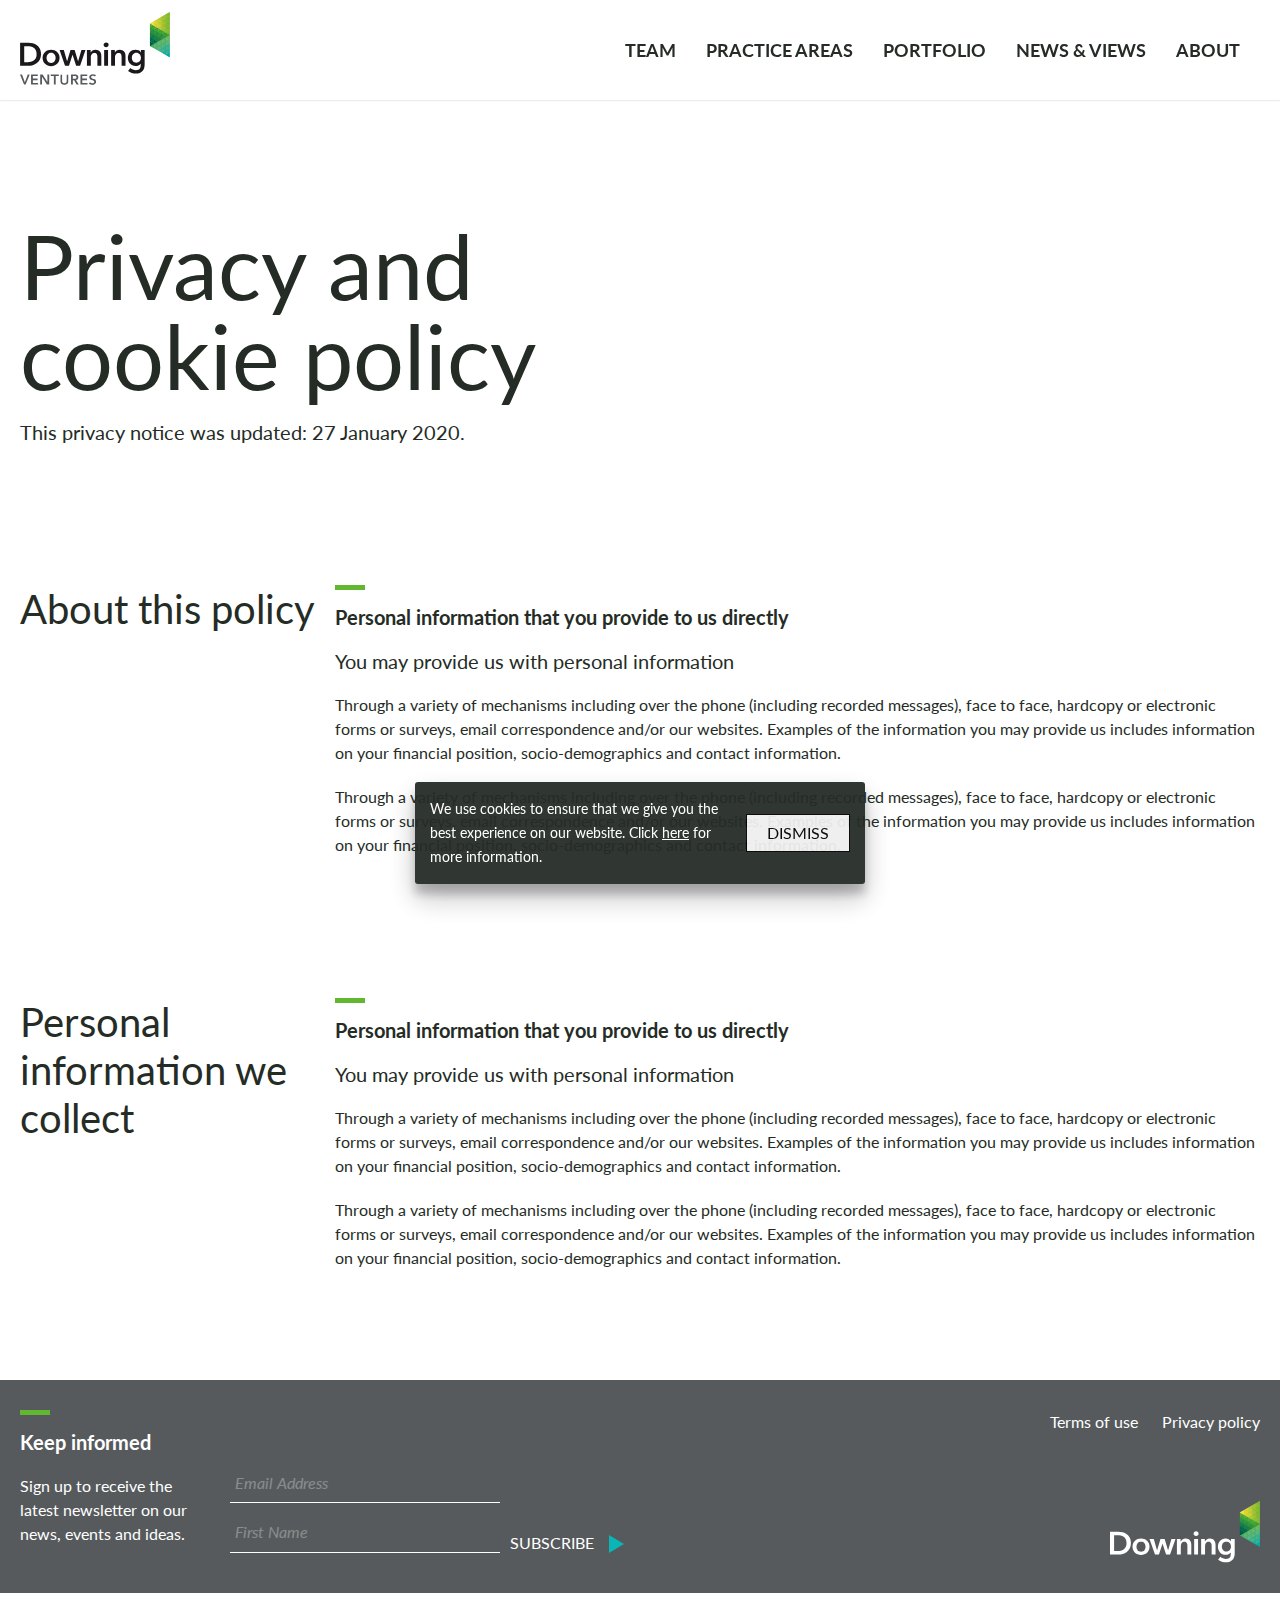
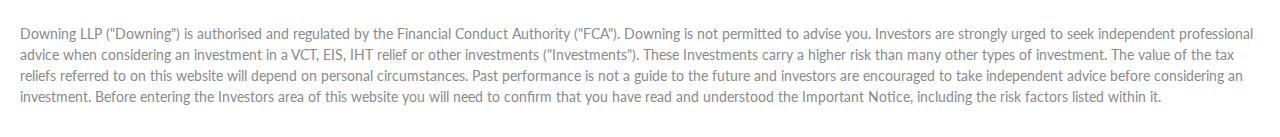
<file: privacy-policy.html>
<!doctype html>
<html class="no-js" lang="">

<head>
  <!-- Google Tag Manager -->
  <script>(function(w,d,s,l,i){w[l] = w[l] || []; w[l].push({'gtm.start':new Date().getTime(),event:'gtm.js'});var f=d.getElementsByTagName(s)[0],j=d.createElement(s),dl=l!='dataLayer'?'&l='+l:'';j.async=true;j.src='https://www.googletagmanager.com/gtm.js?id='+i+dl+'&gtm_auth=Gxlud372S2MuqC4dWfpfrw&gtm_preview=env-1&gtm_cookies_win=x';f.parentNode.insertBefore(j,f);})(window,document,'script','dataLayer','GTM-KB8HG3V');</script>
  <!-- End Google Tag Manager -->
  <meta charset="utf-8">
  <title></title>
  <meta name="description" content="">
  <meta name="viewport" content="width=device-width, initial-scale=1">

  <meta property="og:title" content="">
  <meta property="og:type" content="">
  <meta property="og:url" content="">
  <meta property="og:image" content="">

  <link rel="apple-touch-icon" sizes="180x180" href="apple-touch-icon.png">
  <link rel="icon" type="image/png" sizes="32x32" href="favicon-32x32.png">
  <link rel="icon" type="image/png" sizes="16x16" href="favicon-16x16.png">
  <link rel="manifest" href="site.webmanifest">
  <link rel="mask-icon" href="safari-pinned-tab.svg" color="#5bbad5">
  <meta name="msapplication-TileColor" content="#0bb5b5">
  <meta name="theme-color" content="#ffffff">

  <link rel="preconnect" href="https://fonts.gstatic.com">
  <link href="https://fonts.googleapis.com/css2?family=Lato:wght@400;700&display=swap" rel="stylesheet">
  <link rel="stylesheet" href="css/normalize.css">
  <link rel="stylesheet" href="OwlCarousel2/dist/assets/owl.carousel.min.css">
  <link rel="stylesheet" href="css/main.css">
  <!--Mailchimp integration-->
  <script id="mcjs">!function(c,h,i,m,p){m=c.createElement(h),p=c.getElementsByTagName(h)[0],m.async=1,m.src=i,p.parentNode.insertBefore(m,p)}(document,"script","https://chimpstatic.com/mcjs-connected/js/users/8aaae1641f29e985fb9f0e3f3/4e80a49faa536af4efe88e70a.js");</script>
</head>

<body>
  <!-- Google Tag Manager (noscript) -->
  <noscript><iframe src='https://www.googletagmanager.com/ns.html?id=GTM-KB8HG3V&gtm_auth=Gxlud372S2MuqC4dWfpfrw&gtm_preview=env-1&gtm_cookies_win=x' height='0' width='0' style='display:none; visibility:hidden'></iframe></noscript>
  <!-- End Google Tag Manager (noscript) -->
  
  <!--<div class="top-app-bar__holder"></div>-->
  <header>
    <div class="top-app-bar" id="top-app-bar">
      <div class="container">
        <div class="clearfix">
          <a class="logo" href="#">
            <img alt="Downing Ventures" class="logo__icon--phone" src="img/assets-logos-icon-only.svg" style="height: 35px; width: 17px;">
            <img alt="Downing Ventures" aria-hidden="true" class="logo__icon--desktop" src="img/assets-logos-positive.svg" style="height: 75px; width: 150px;">
          </a>
          <a aria-hidden="true" class="menu-button" href="#" id="menu-button">
            <span></span>
          </a>
          <nav class="nav">
            <ul class="clearfix">
              <li>
                <a href="#">Team</a>
              </li>
              <li>
                <a href="#">Practice areas</a>
              </li>
              <li>
                <a href="#">Portfolio</a>
              </li>
              <li>
                <a href="#">News & views</a>
              </li>
              <li>
                <a href="#">About</a>
              </li>
            </ul>
          </nav>
        </div>
      </div>
    </div>
    <div aria-hidden="true" class="drawer" id="drawer">
      <div class="table">
        <div class="table-row">
          <div class="table-cell middle">
            <nav class="headline-2 nav-2">
              <ul>
                <li>
                  <a href="#">Team</a>
                </li>
                <li>
                  <a href="#">Practice areas</a>
                </li>
                <li>
                  <a href="#">Portfolio</a>
                </li>
                <li>
                  <a href="#">News & views</a>
                </li>
                <li>
                  <a href="#">About</a>
                </li>
              </ul>
            </nav>
          </div>
        </div>
      </div>
    </div>
  </header>
  <div class="top-app-bar__holder"></div>
  <div class="block">
    <div class="container">
      <h1 class="io js-io">
        Privacy and<br>
        cookie policy
      </h1>
      <div class="io js-io" data-io-delay="250">
        <div class="headline-5">
          <p>This privacy notice was updated: 27 January 2020.</p>
        </div>
      </div>
      <div class="margin-30 margin-60-768 margin-120-1024"></div>
      <div class="row-10">
        <div class="col-12 col-3-768 gutter-10">
          <h2 class="headline-3">About this policy</h2>
        </div>
        <div class="col-12 col-9-768 gutter-10">
          <h3 class="headline-5 heading">Personal information that you provide to us directly</h3>
          <p class="headline-5">You may provide us with personal information</p>
          <p>Through a variety of mechanisms including over the phone (including recorded messages), face to face, hardcopy or electronic forms or surveys, email correspondence and/or our websites. Examples of the information you may provide us includes information on your financial position, socio-demographics and contact information.</p>
          <p>Through a variety of mechanisms including over the phone (including recorded messages), face to face, hardcopy or electronic forms or surveys, email correspondence and/or our websites. Examples of the information you may provide us includes information on your financial position, socio-demographics and contact information.</p>
        </div>
      </div>
      <div class="margin-30 margin-60-768 margin-120-1024"></div>
      <div class="row-10">
        <div class="col-12 col-3-768 gutter-10">
          <h2 class="headline-3">Personal information we collect</h2>
        </div>
        <div class="col-12 col-9-768 gutter-10">
          <h3 class="headline-5 heading">Personal information that you provide to us directly</h3>
          <p class="headline-5">You may provide us with personal information</p>
          <p>Through a variety of mechanisms including over the phone (including recorded messages), face to face, hardcopy or electronic forms or surveys, email correspondence and/or our websites. Examples of the information you may provide us includes information on your financial position, socio-demographics and contact information.</p>
          <p>Through a variety of mechanisms including over the phone (including recorded messages), face to face, hardcopy or electronic forms or surveys, email correspondence and/or our websites. Examples of the information you may provide us includes information on your financial position, socio-demographics and contact information.</p>
        </div>
      </div>
    </div>
  </div>
  <footer>
    <div class="footer">
      <div class="container">
        <div class="row-10">
          <div class="col-12 col-6-1024 gutter-10">
            <h3 class="headline-5 heading">Keep informed</h3>
            <div class="row-10">
              <div class="col-12 col-4-768 gutter-10">
                <p>Sign up to receive the latest newsletter on our news, events and ideas.</p>
              </div>
              <div class="col-12 col-8-768 gutter-10">
                <!-- Begin Mailchimp Signup Form -->
                <div id="mc_embed_signup">
                  <form action="https://downing.us8.list-manage.com/subscribe/post?u=8aaae1641f29e985fb9f0e3f3&amp;id=1aa2abff48" method="post" id="mc-embeddedsubscribe-form" name="mc-embedded-subscribe-form" class="validate form" target="_blank" novalidate>
                    <div id="mc_embed_signup_scroll">
                      <div class="row-10 flex-end">
                        <div class="col-12 col-8-768 gutter-10">
                          <div class="mc-field-group">
                            <label class="sr-only" for="mce-EMAIL">Email Address <span class="asterisk">*</span></label>
                            <input type="email" value="" name="EMAIL" class="required email text-field__input" id="mce-EMAIL" placeholder="Email Address">
                          </div>
                          <div class="mc-field-group">
                            <label class="sr-only" for="mce-FNAME">First Name</label>
                            <input type="text" value="" name="FNAME" class="text-field__input" id="mce-FNAME" placeholder="First Name">
                          </div>
                          <div id="mce-responses" class="clear">
                            <div class="response" id="mce-error-response" style="display:none"></div>
                            <div class="response" id="mce-success-response" style="display:none"></div>
                          </div>
                        </div>
                        <div class="col-12 col-4-768 gutter-10">
                          <!-- real people should not fill this in and expect good things - do not remove this or risk form bot signups-->
                          <div style="position: absolute; left: -5000px;" aria-hidden="true"><input type="text" name="b_8aaae1641f29e985fb9f0e3f3_1aa2abff48" tabindex="-1" value=""></div>
                          <div class="clear"><input type="submit" value="Subscribe" name="subscribe" id="mcembedded-subscribe" class="button-2"></div>
                        </div>
                      </div>
                    </div>
                  </form>
                </div>
                <!--End mc_embed_signup-->
              </div>
            </div>
            <div class="divider"></div>
          </div>
          <div class="col-12 col-6-1024 gutter-10">
            <div class="table">
              <div class="table-row">
                <div class="table-cell top">
                  <ul class="nav-3">
                    <li>
                      <a href="#">Terms of use</a>
                    </li>
                    <li>
                      <a href="#">Privacy policy</a>
                    </li>
                  </ul>
                </div>
              </div>
              <div class="table-row">
                <div class="table-cell bottom">
                  <p class="footer-logo"><img alt="Downing Ventures" src="img/logo-2.svg" style="height: 62px; width: 150px;"></p>
                </div>
              </div>
            </div>
          </div>
        </div>
      </div>
    </div>
    <div class="footer-2">
      <div class="container">
        <p class="caption color-2">Downing LLP ("Downing") is authorised and regulated by the Financial Conduct Authority ("FCA"). Downing is not permitted to advise you. Investors are strongly urged to seek independent professional advice when considering an investment in a VCT, EIS, IHT relief or other investments ("Investments"). These Investments carry a higher risk than many other types of investment. The value of the tax reliefs referred to on this website will depend on personal circumstances. Past performance is not a guide to the future and investors are encouraged to take independent advice before considering an investment. Before entering the Investors area of this website you will need to confirm that you have read and understood the Important Notice, including the risk factors listed within it.</p>
      </div>
    </div>
  </footer>
  <div id="cookieConsent" class="cookie-consent" data-sticky-container data-closable>
    <div class="cookie-consent__container sticky" data-sticky data-stick-to="bottom" data-sticky-on="small">
      <div class="snackbar">
        <div class="snackbar__msg">
          We use cookies to ensure that we give you the best experience on our website. Click <a href="/privacy-and-cookie-policy">here</a> for more information.
        </div>
        <button type="button"
          class="clear button accept-policy close snackbar__button"
          aria-label="Close"
          data-close="cookieConsent"
          data-cookie-string=".AspNet.Consent=yes; expires=Sun, 23 Jan 2022 13:21:35 GMT; path=/; secure; samesite=none">
          <span aria-hidden="true">Dismiss</span>
        </button>
      </div>
    </div>
  </div>
  <script src="js/vendor/modernizr-3.11.2.min.js"></script>
  <script src="js/vendor/jquery-3.5.1.min.js"></script>
  <script src="js/vendor/rellax.min.js"></script>
  <script src="OwlCarousel2/dist/owl.carousel.min.js"></script>
  <script src="js/plugins.js"></script>
  <script src="js/main.js"></script>
</body>

</html>
</file>
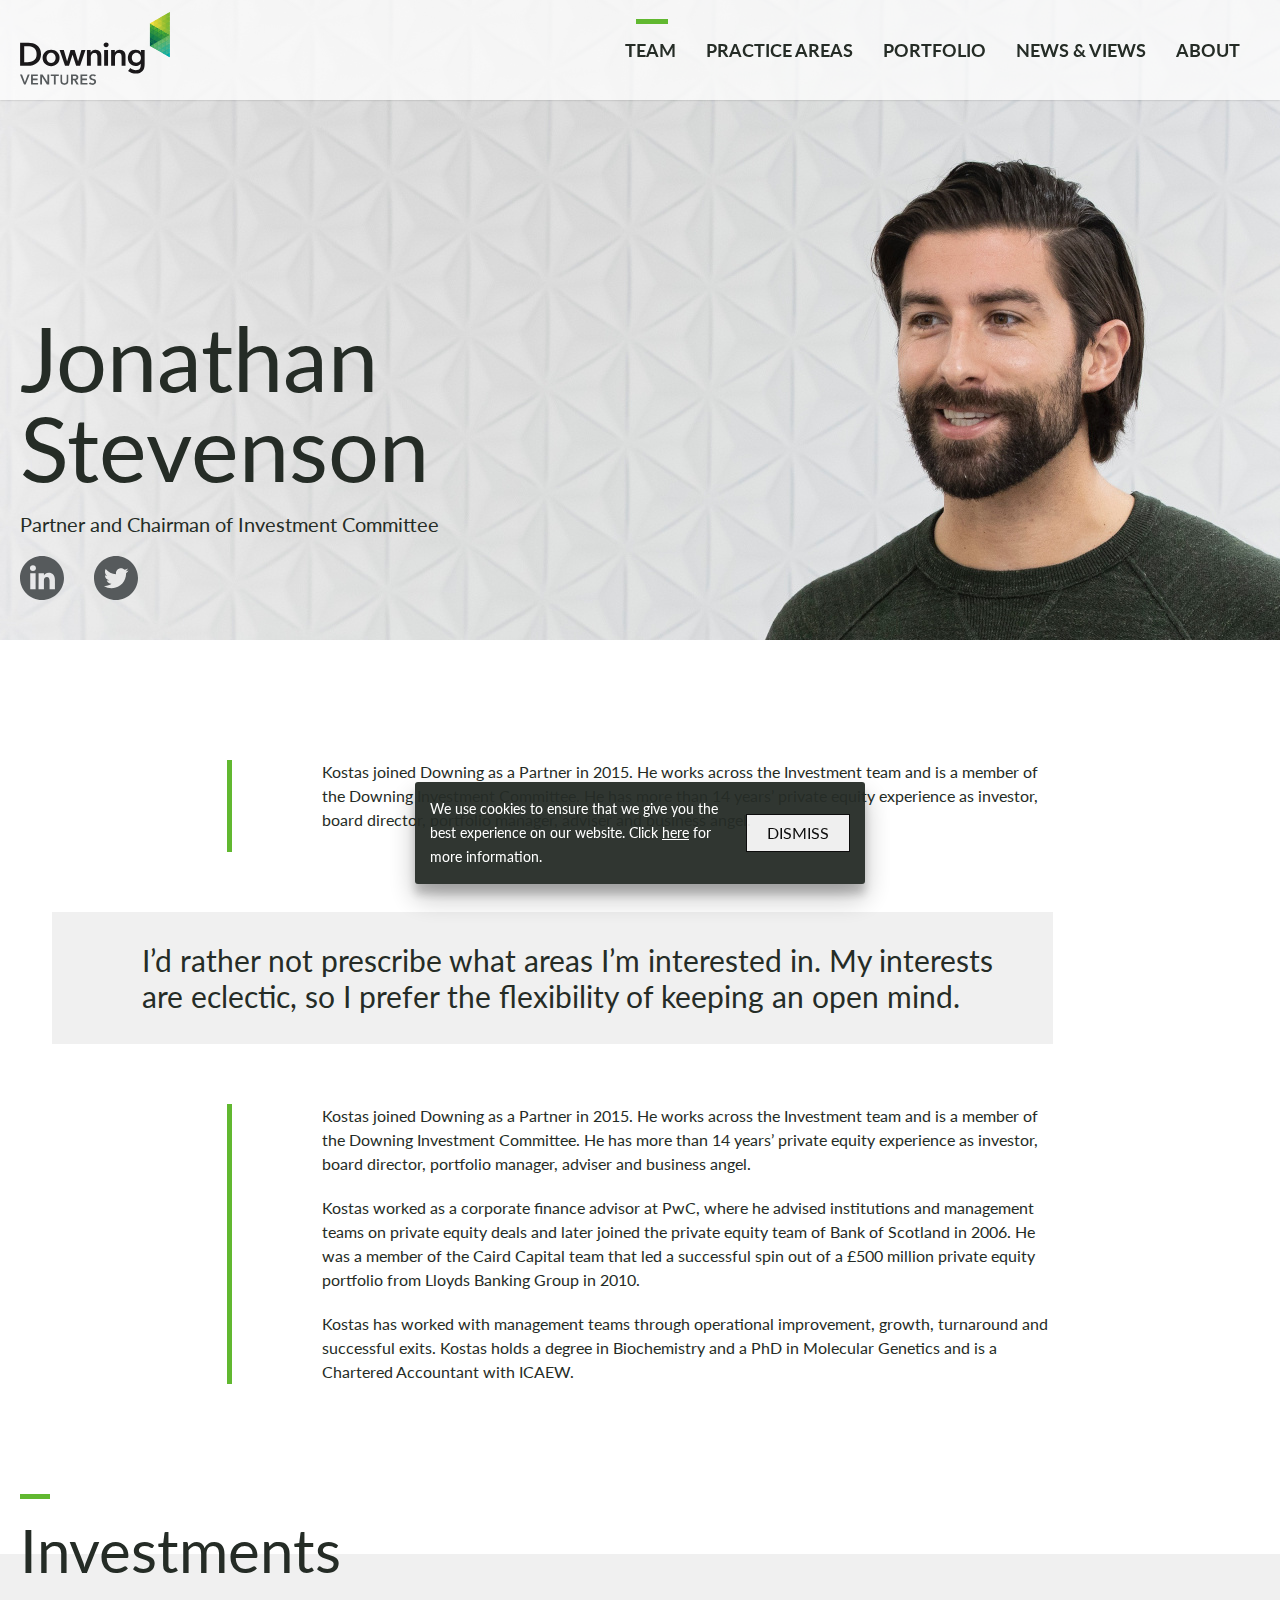
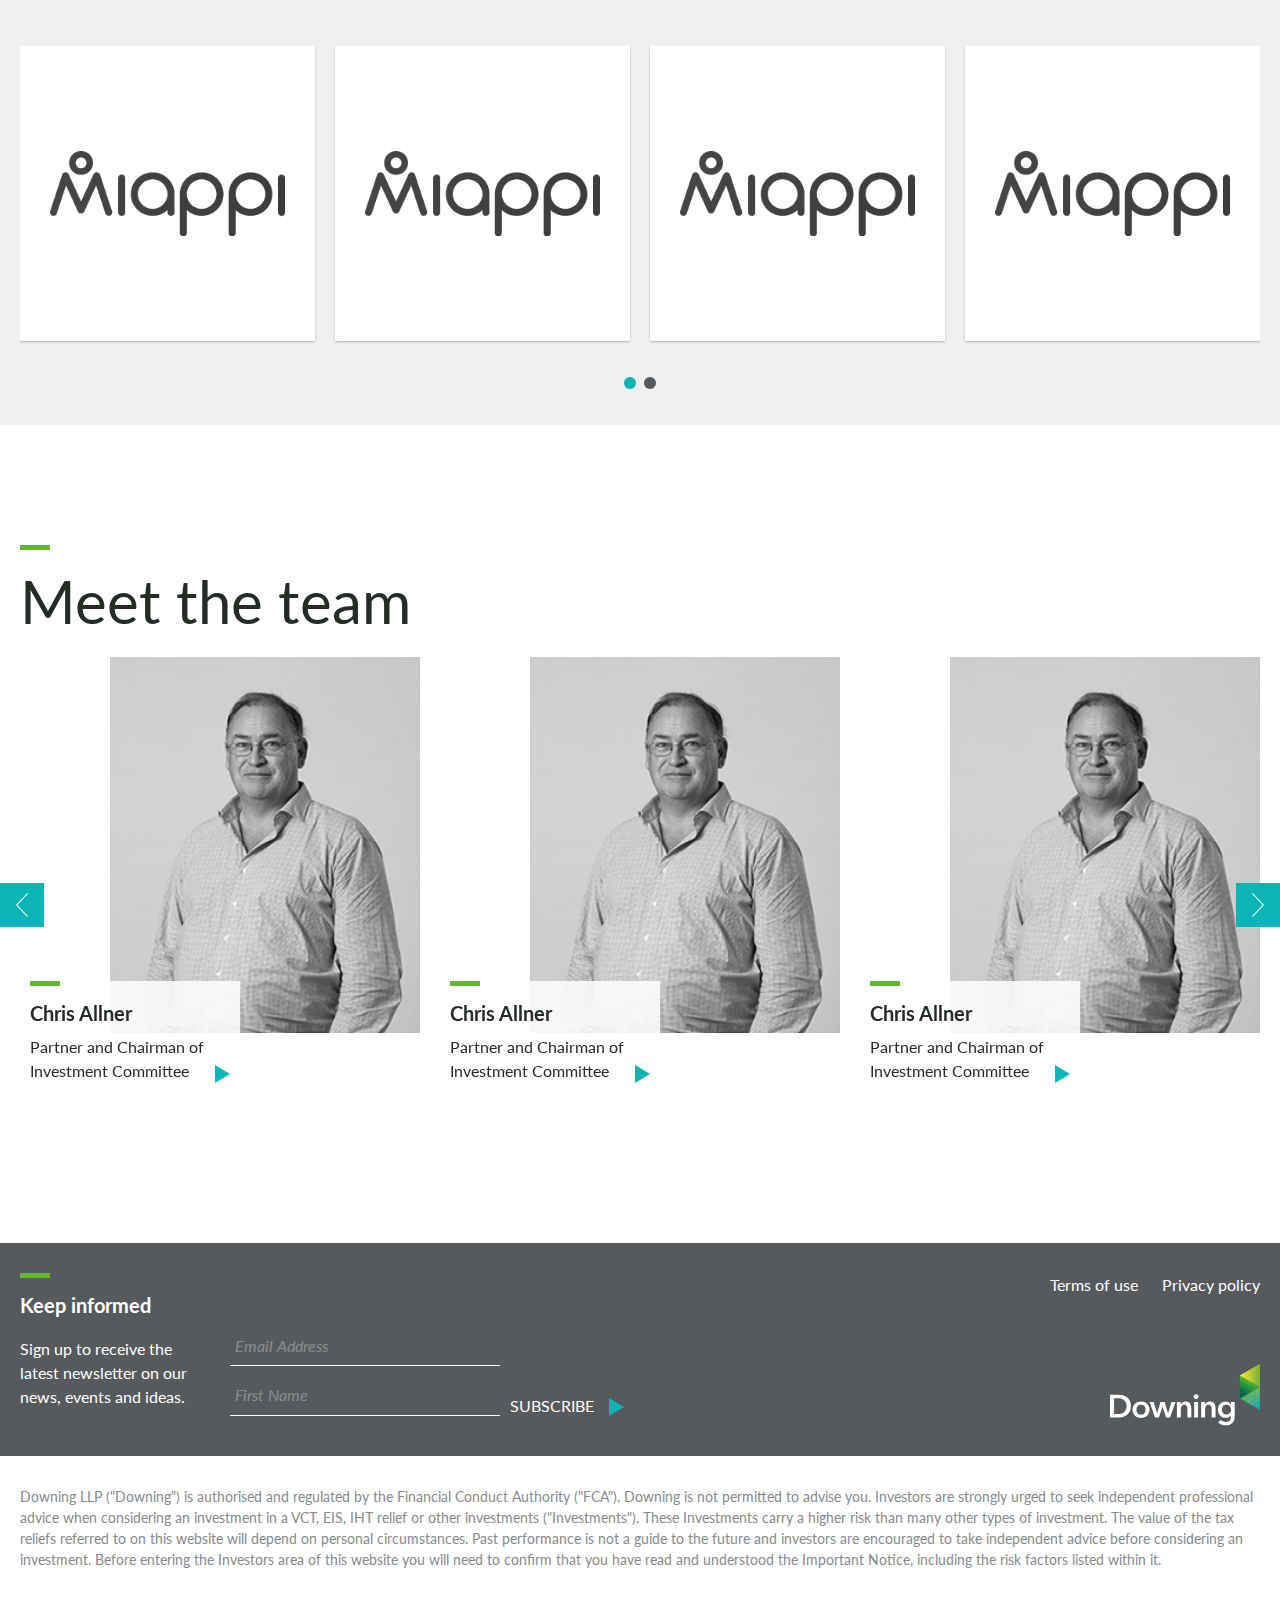
<file: team-detail.html>
<!doctype html>
<html class="no-js" lang="">

<head>
  <!-- Google Tag Manager -->
  <script>(function(w,d,s,l,i){w[l] = w[l] || []; w[l].push({'gtm.start':new Date().getTime(),event:'gtm.js'});var f=d.getElementsByTagName(s)[0],j=d.createElement(s),dl=l!='dataLayer'?'&l='+l:'';j.async=true;j.src='https://www.googletagmanager.com/gtm.js?id='+i+dl+'&gtm_auth=Gxlud372S2MuqC4dWfpfrw&gtm_preview=env-1&gtm_cookies_win=x';f.parentNode.insertBefore(j,f);})(window,document,'script','dataLayer','GTM-KB8HG3V');</script>
  <!-- End Google Tag Manager -->
  <meta charset="utf-8">
  <title></title>
  <meta name="description" content="">
  <meta name="viewport" content="width=device-width, initial-scale=1">

  <meta property="og:title" content="">
  <meta property="og:type" content="">
  <meta property="og:url" content="">
  <meta property="og:image" content="">

  <link rel="apple-touch-icon" sizes="180x180" href="apple-touch-icon.png">
  <link rel="icon" type="image/png" sizes="32x32" href="favicon-32x32.png">
  <link rel="icon" type="image/png" sizes="16x16" href="favicon-16x16.png">
  <link rel="manifest" href="site.webmanifest">
  <link rel="mask-icon" href="safari-pinned-tab.svg" color="#5bbad5">
  <meta name="msapplication-TileColor" content="#0bb5b5">
  <meta name="theme-color" content="#ffffff">

  <link rel="preconnect" href="https://fonts.gstatic.com">
  <link href="https://fonts.googleapis.com/css2?family=Lato:wght@400;700&display=swap" rel="stylesheet">
  <link rel="stylesheet" href="css/normalize.css">
  <link rel="stylesheet" href="OwlCarousel2/dist/assets/owl.carousel.min.css">
  <link rel="stylesheet" href="css/main.css">
  <!--Mailchimp integration-->
  <script id="mcjs">!function(c,h,i,m,p){m=c.createElement(h),p=c.getElementsByTagName(h)[0],m.async=1,m.src=i,p.parentNode.insertBefore(m,p)}(document,"script","https://chimpstatic.com/mcjs-connected/js/users/8aaae1641f29e985fb9f0e3f3/4e80a49faa536af4efe88e70a.js");</script>
</head>

<body>
  <!-- Google Tag Manager (noscript) -->
  <noscript><iframe src='https://www.googletagmanager.com/ns.html?id=GTM-KB8HG3V&gtm_auth=Gxlud372S2MuqC4dWfpfrw&gtm_preview=env-1&gtm_cookies_win=x' height='0' width='0' style='display:none; visibility:hidden'></iframe></noscript>
  <!-- End Google Tag Manager (noscript) -->
  
  <!--<div class="top-app-bar__holder"></div>-->
  <header>
    <div class="top-app-bar" id="top-app-bar">
      <div class="container">
        <div class="clearfix">
          <a class="logo" href="#">
            <img alt="Downing Ventures" class="logo__icon--phone" src="img/assets-logos-icon-only.svg" style="height: 35px; width: 17px;">
            <img alt="Downing Ventures" aria-hidden="true" class="logo__icon--desktop" src="img/assets-logos-positive.svg" style="height: 75px; width: 150px;">
          </a>
          <a aria-hidden="true" class="menu-button" href="#" id="menu-button">
            <span></span>
          </a>
          <nav class="nav">
            <ul class="clearfix">
              <li>
                <a class="active" href="#">Team</a>
              </li>
              <li>
                <a href="#">Practice areas</a>
              </li>
              <li>
                <a href="#">Portfolio</a>
              </li>
              <li>
                <a href="#">News & views</a>
              </li>
              <li>
                <a href="#">About</a>
              </li>
            </ul>
          </nav>
        </div>
      </div>
    </div>
    <div aria-hidden="true" class="drawer" id="drawer">
      <div class="table">
        <div class="table-row">
          <div class="table-cell middle">
            <nav class="headline-2 nav-2">
              <ul>
                <li>
                  <a class="active" href="#">Team</a>
                </li>
                <li>
                  <a href="#">Practice areas</a>
                </li>
                <li>
                  <a href="#">Portfolio</a>
                </li>
                <li>
                  <a href="#">News & views</a>
                </li>
                <li>
                  <a href="#">About</a>
                </li>
              </ul>
            </nav>
          </div>
        </div>
      </div>
    </div>
  </header>
  <div class="hero">
    <div class="hero__media">
      <picture>
        <source srcset="img/dv-6-a-8855-1920x640.jpg" media="(min-width: 768px)">
        <img alt="" class="a-12__1" src="img/dv-6-a-8855-480x480.jpg">
      </picture>
    </div>
    <div class="hero__content">
      <div class="table">
        <div class="table-row">
          <div class="table-cell bottom">
            <div class="top-app-bar__holder"></div>
            <div class="container">
              <h1 class="io js-io">
                Jonathan<br>
                Stevenson​
              </h1>
              <div class="row">
                <div class="col-12 col-6-768">
                  <div class="io js-io" data-io-delay="250">
                    <div class="headline-5">
                      <p>Partner and Chairman of Investment Committee</p>
                    </div>
                    <ul class="social">
                      <li>
                        <a aria-label="LinkedIn" href="#" target="_blank">
                          <svg height="44" width="44" viewBox="0 0 44 44">
                            <path d="M22,0C9.852,0 0,9.852 0,22C0,34.148 9.852,44 22,44C34.148,44 44,34.148 44,22C44,9.852 34.148,0 22,0ZM15.607,33.258L10.249,33.258L10.249,17.138L15.607,17.138L15.607,33.258ZM12.928,14.937L12.893,14.937C11.095,14.937 9.932,13.699 9.932,12.152C9.932,10.571 11.131,9.367 12.964,9.367C14.797,9.367 15.925,10.571 15.96,12.152C15.96,13.699 14.797,14.937 12.928,14.937ZM34.927,33.258L29.57,33.258L29.57,24.634C29.57,22.467 28.794,20.989 26.855,20.989C25.375,20.989 24.494,21.986 24.106,22.948C23.964,23.293 23.93,23.774 23.93,24.256L23.93,33.258L18.572,33.258C18.572,33.258 18.642,18.65 18.572,17.138L23.93,17.138L23.93,19.421C24.642,18.322 25.916,16.76 28.759,16.76C32.284,16.76 34.927,19.064 34.927,24.015L34.927,33.258Z"/>
                          </svg>
                        </a>
                      </li>
                      <li>
                        <a aria-label="Twitter" href="#" target="_blank">
                          <svg height="44" viewBox="0 0 44 44" width="44">
                            <path d="M22,0C9.852,0 0,9.852 0,22C0,34.148 9.852,44 22,44C34.148,44 44,34.148 44,22C44,9.852 34.148,0 22,0ZM32.045,17.153C32.055,17.37 32.059,17.587 32.059,17.806C32.059,24.478 26.98,32.173 17.692,32.173L17.692,32.173L17.692,32.173C14.84,32.173 12.187,31.337 9.952,29.905C10.347,29.952 10.749,29.975 11.156,29.975C13.522,29.975 15.7,29.168 17.428,27.813C15.218,27.772 13.354,26.312 12.711,24.306C13.019,24.365 13.335,24.397 13.66,24.397C14.121,24.397 14.567,24.335 14.991,24.219C12.681,23.757 10.94,21.715 10.94,19.269C10.94,19.247 10.94,19.226 10.941,19.205C11.621,19.583 12.4,19.811 13.228,19.836C11.872,18.932 10.981,17.385 10.981,15.633C10.981,14.708 11.231,13.841 11.665,13.095C14.155,16.151 17.876,18.16 22.073,18.371C21.987,18.001 21.942,17.616 21.942,17.22C21.942,14.432 24.203,12.171 26.992,12.171C28.445,12.171 29.757,12.785 30.678,13.766C31.828,13.539 32.909,13.119 33.885,12.54C33.507,13.719 32.707,14.708 31.664,15.333C32.685,15.211 33.659,14.94 34.564,14.538C33.888,15.551 33.031,16.441 32.045,17.153Z"/>
                          </svg>
                        </a>
                      </li>
                    </ul>
                  </div>
                </div>
              </div>
            </div>
          </div>
        </div>
      </div>
    </div>
  </div>
  <div class="block">
    <div class="container">
      <div class="row">
        <div class="col-12 col-8-768 push-2-768">
          <div class="block-3">
            <p>Kostas joined Downing as a Partner in 2015. He works across the Investment team and is a member of the Downing Investment Committee. He has more than 14 years’ private equity experience as investor, board director, portfolio manager, adviser and business angel.</p>
            <blockquote>
              <p class="headline-4">I’d rather not prescribe what areas I’m interested in. My interests are eclectic, so I prefer the flexibility of keeping an open mind.</p>
            </blockquote>
            <p>Kostas joined Downing as a Partner in 2015. He works across the Investment team and is a member of the Downing Investment Committee. He has more than 14 years’ private equity experience as investor, board director, portfolio manager, adviser and business angel.</p>
            <p>Kostas worked as a corporate finance advisor at PwC, where he advised institutions and management teams on private equity deals and later joined the private equity team of Bank of Scotland in 2006. He was a member of the Caird Capital team that led a successful spin out of a £500 million private equity portfolio from Lloyds Banking Group in 2010.</p>
            <p>Kostas has worked with management teams through operational improvement, growth, turnaround and successful exits. Kostas holds a degree in Biochemistry and a PhD in Molecular Genetics and is a Chartered Accountant with ICAEW.</p>
          </div>
        </div>
      </div>
    </div>
  </div>
  <div class="block-4">
    <div class="container">
      <div class="block-4__title">
        <h2 class="heading">Investments</h2>
      </div>
      <div class="owl-carousel carousel js-carousel">
        <div>
          <a class="card-4" href="#">
            <img alt="Miappi" src="img/Miappi_Logo-NoStrap_300px.png">
          </a>
        </div>
        <div>
          <a class="card-4" href="#">
            <img alt="Miappi" src="img/Miappi_Logo-NoStrap_300px.png">
          </a>
        </div>
        <div>
          <a class="card-4" href="#">
            <img alt="Miappi" src="img/Miappi_Logo-NoStrap_300px.png">
          </a>
        </div>
        <div>
          <a class="card-4" href="#">
            <img alt="Miappi" src="img/Miappi_Logo-NoStrap_300px.png">
          </a>
        </div>
        <div>
          <a class="card-4" href="#">
            <img alt="Miappi" src="img/Miappi_Logo-NoStrap_300px.png">
          </a>
        </div>
      </div>
    </div>
  </div>
  <div class="block">
    <div class="container">
      <h2 class="heading">Meet the team</h2>
      <div class="owl-carousel carousel js-carousel-2">
        <div>
          <a class="card-3" href="#">
            <div class="card-3__media">
              <picture>
                <source srcset="img/ChrisAllner_thumbnails.jpg" media="(min-width: 768px)">
                <img alt="" src="img/ChrisAllner_thumbnails.jpg" style="height: auto; width: 100%;">
              </picture>
            </div>
            <div class="card-3__content">
              <h3 class="headline-5 margin-10">Chris Allner</h3>
              <div>Partner and Chairman of Investment Committee</div>
            </div>
          </a>
        </div>
        <div>
          <a class="card-3" href="#">
            <div class="card-3__media">
              <picture>
                <source srcset="img/ChrisAllner_thumbnails.jpg" media="(min-width: 768px)">
                <img alt="" src="img/ChrisAllner_thumbnails.jpg" style="height: auto; width: 100%;">
              </picture>
            </div>
            <div class="card-3__content">
              <h3 class="headline-5 margin-10">Chris Allner</h3>
              <div>Partner and Chairman of Investment Committee</div>
            </div>
          </a>
        </div>
        <div>
          <a class="card-3" href="#">
            <div class="card-3__media">
              <picture>
                <source srcset="img/ChrisAllner_thumbnails.jpg" media="(min-width: 768px)">
                <img alt="" src="img/ChrisAllner_thumbnails.jpg" style="height: auto; width: 100%;">
              </picture>
            </div>
            <div class="card-3__content">
              <h3 class="headline-5 margin-10">Chris Allner</h3>
              <div>Partner and Chairman of Investment Committee</div>
            </div>
          </a>
        </div>
        <div>
          <a class="card-3" href="#">
            <div class="card-3__media">
              <picture>
                <source srcset="img/ChrisAllner_thumbnails.jpg" media="(min-width: 768px)">
                <img alt="" src="img/ChrisAllner_thumbnails.jpg" style="height: auto; width: 100%;">
              </picture>
            </div>
            <div class="card-3__content">
              <h3 class="headline-5 margin-10">Chris Allner</h3>
              <div>Partner and Chairman of Investment Committee</div>
            </div>
          </a>
        </div>
      </div>
    </div>
  </div>
  <footer>
    <div class="footer">
      <div class="container">
        <div class="row-10">
          <div class="col-12 col-6-1024 gutter-10">
            <h3 class="headline-5 heading">Keep informed</h3>
            <div class="row-10">
              <div class="col-12 col-4-768 gutter-10">
                <p>Sign up to receive the latest newsletter on our news, events and ideas.</p>
              </div>
              <div class="col-12 col-8-768 gutter-10">
                <!-- Begin Mailchimp Signup Form -->
                <div id="mc_embed_signup">
                  <form action="https://downing.us8.list-manage.com/subscribe/post?u=8aaae1641f29e985fb9f0e3f3&amp;id=1aa2abff48" method="post" id="mc-embeddedsubscribe-form" name="mc-embedded-subscribe-form" class="validate form" target="_blank" novalidate>
                    <div id="mc_embed_signup_scroll">
                      <div class="row-10 flex-end">
                        <div class="col-12 col-8-768 gutter-10">
                          <div class="mc-field-group">
                            <label class="sr-only" for="mce-EMAIL">Email Address <span class="asterisk">*</span></label>
                            <input type="email" value="" name="EMAIL" class="required email text-field__input" id="mce-EMAIL" placeholder="Email Address">
                          </div>
                          <div class="mc-field-group">
                            <label class="sr-only" for="mce-FNAME">First Name</label>
                            <input type="text" value="" name="FNAME" class="text-field__input" id="mce-FNAME" placeholder="First Name">
                          </div>
                          <div id="mce-responses" class="clear">
                            <div class="response" id="mce-error-response" style="display:none"></div>
                            <div class="response" id="mce-success-response" style="display:none"></div>
                          </div>
                        </div>
                        <div class="col-12 col-4-768 gutter-10">
                          <!-- real people should not fill this in and expect good things - do not remove this or risk form bot signups-->
                          <div style="position: absolute; left: -5000px;" aria-hidden="true"><input type="text" name="b_8aaae1641f29e985fb9f0e3f3_1aa2abff48" tabindex="-1" value=""></div>
                          <div class="clear"><input type="submit" value="Subscribe" name="subscribe" id="mcembedded-subscribe" class="button-2"></div>
                        </div>
                      </div>
                    </div>
                  </form>
                </div>
                <!--End mc_embed_signup-->
              </div>
            </div>
            <div class="divider"></div>
          </div>
          <div class="col-12 col-6-1024 gutter-10">
            <div class="table">
              <div class="table-row">
                <div class="table-cell top">
                  <ul class="nav-3">
                    <li>
                      <a href="#">Terms of use</a>
                    </li>
                    <li>
                      <a href="#">Privacy policy</a>
                    </li>
                  </ul>
                </div>
              </div>
              <div class="table-row">
                <div class="table-cell bottom">
                  <p class="footer-logo"><img alt="Downing Ventures" src="img/logo-2.svg" style="height: 62px; width: 150px;"></p>
                </div>
              </div>
            </div>
          </div>
        </div>
      </div>
    </div>
    <div class="footer-2">
      <div class="container">
        <p class="caption color-2">Downing LLP ("Downing") is authorised and regulated by the Financial Conduct Authority ("FCA"). Downing is not permitted to advise you. Investors are strongly urged to seek independent professional advice when considering an investment in a VCT, EIS, IHT relief or other investments ("Investments"). These Investments carry a higher risk than many other types of investment. The value of the tax reliefs referred to on this website will depend on personal circumstances. Past performance is not a guide to the future and investors are encouraged to take independent advice before considering an investment. Before entering the Investors area of this website you will need to confirm that you have read and understood the Important Notice, including the risk factors listed within it.</p>
      </div>
    </div>
  </footer>
  <div id="cookieConsent" class="cookie-consent" data-sticky-container data-closable>
    <div class="cookie-consent__container sticky" data-sticky data-stick-to="bottom" data-sticky-on="small">
      <div class="snackbar">
        <div class="snackbar__msg">
          We use cookies to ensure that we give you the best experience on our website. Click <a href="/privacy-and-cookie-policy">here</a> for more information.
        </div>
        <button type="button"
          class="clear button accept-policy close snackbar__button"
          aria-label="Close"
          data-close="cookieConsent"
          data-cookie-string=".AspNet.Consent=yes; expires=Sun, 23 Jan 2022 13:21:35 GMT; path=/; secure; samesite=none">
          <span aria-hidden="true">Dismiss</span>
        </button>
      </div>
    </div>
  </div>
  <script src="js/vendor/modernizr-3.11.2.min.js"></script>
  <script src="js/vendor/jquery-3.5.1.min.js"></script>
  <script src="js/vendor/rellax.min.js"></script>
  <script src="OwlCarousel2/dist/owl.carousel.min.js"></script>
  <script src="js/plugins.js"></script>
  <script src="js/main.js"></script>
</body>

</html>
</file>
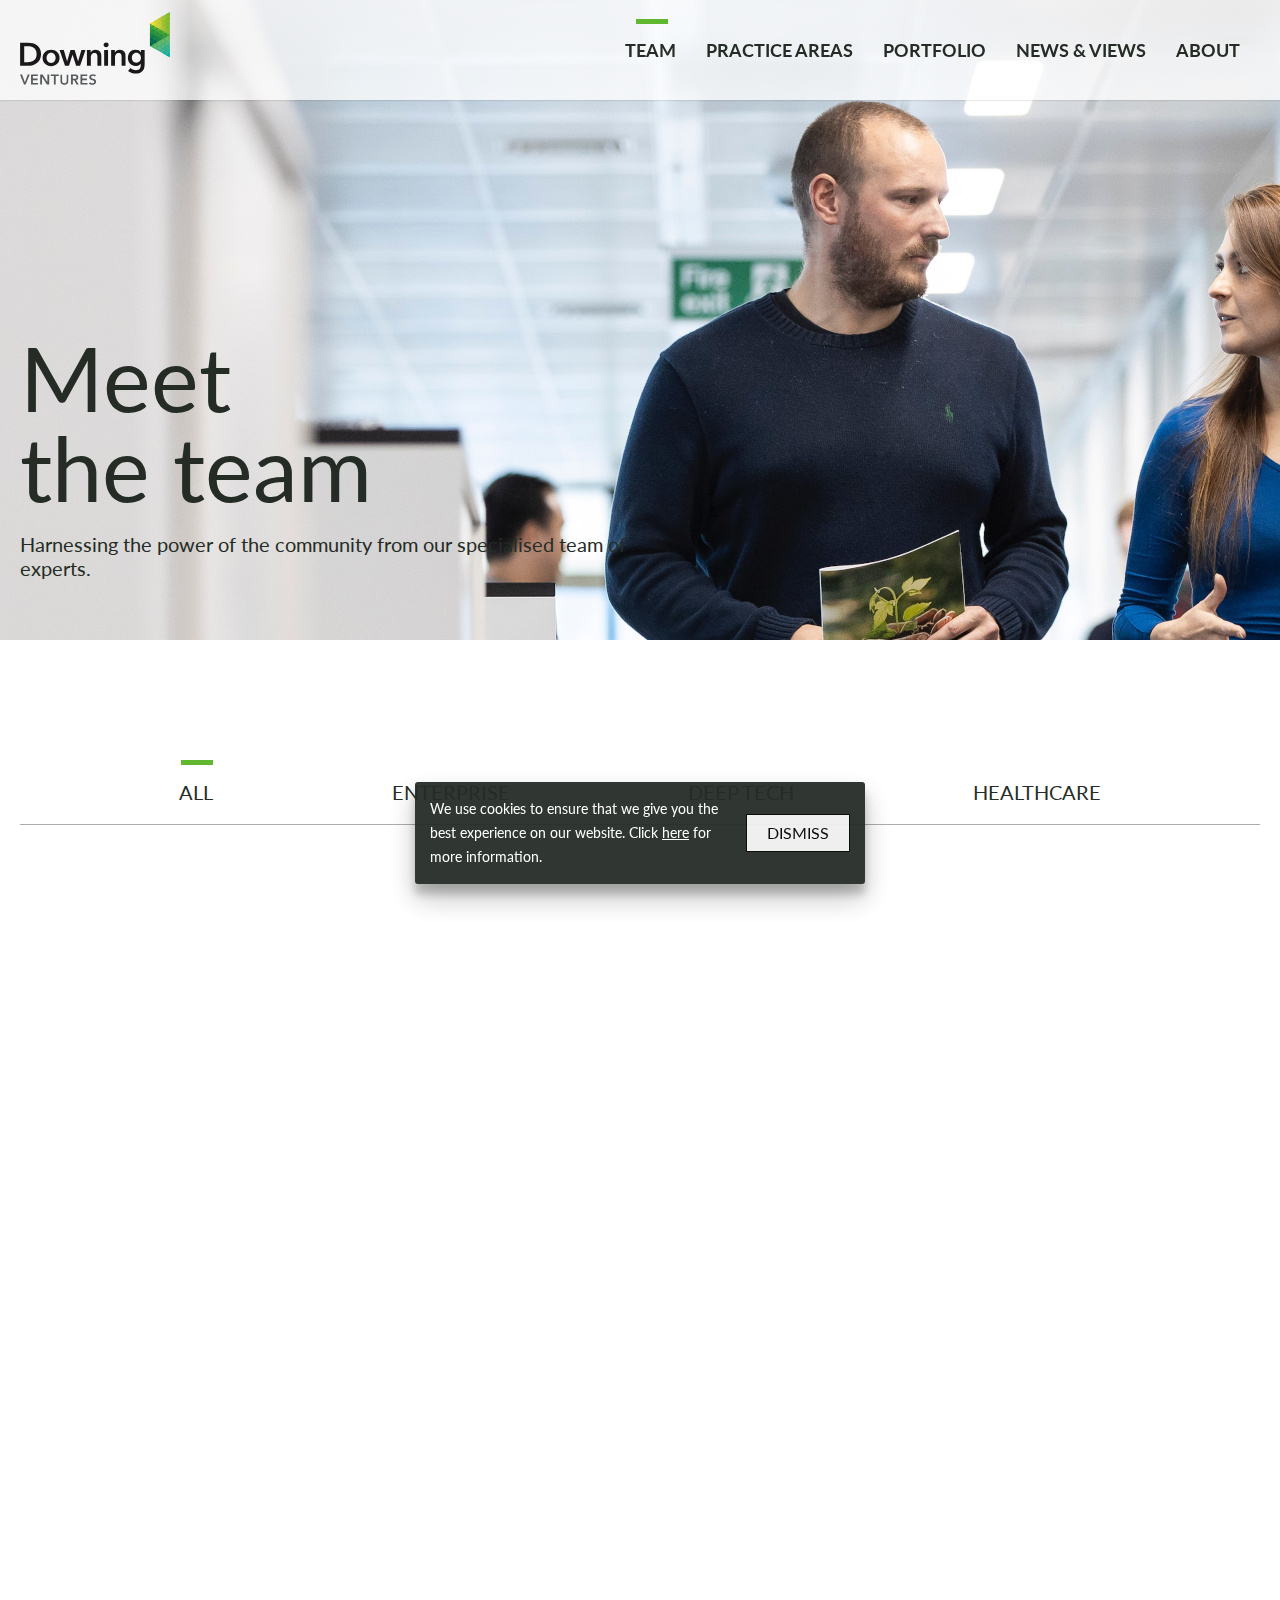
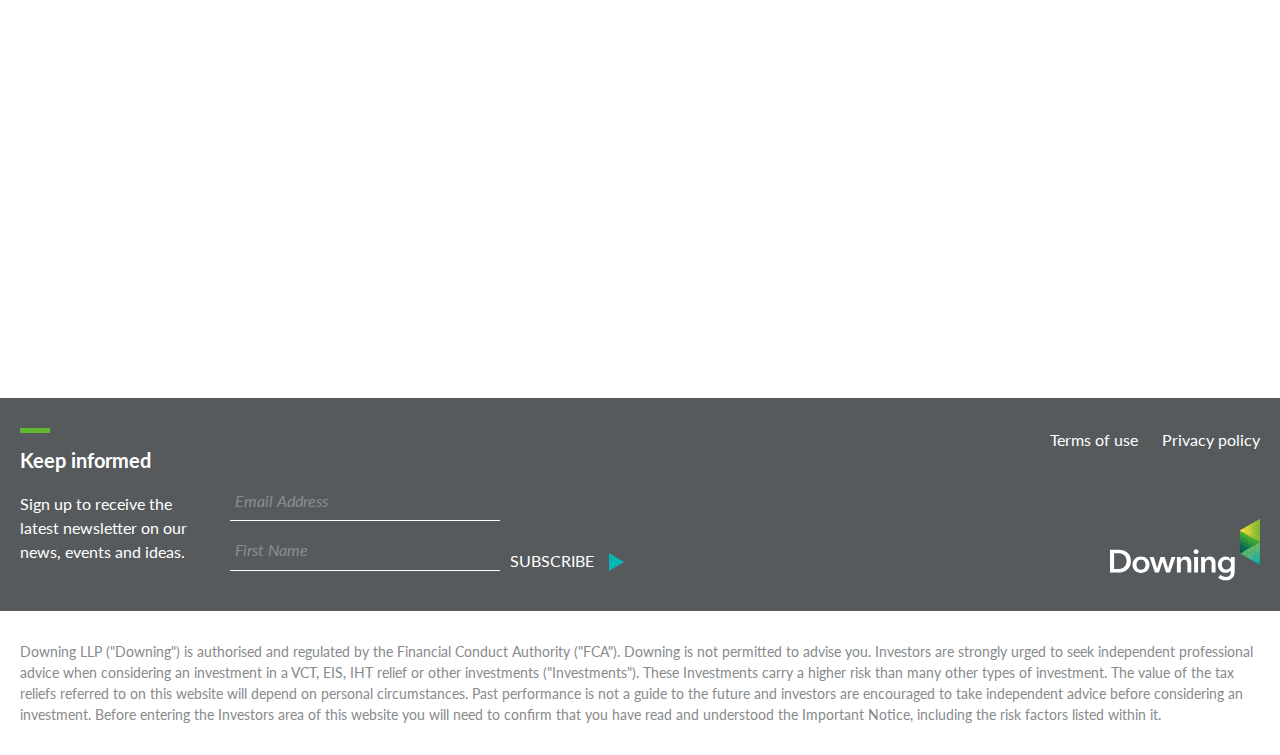
<file: team-index.html>
<!doctype html>
<html class="no-js" lang="">

<head>
  <!-- Google Tag Manager -->
  <script>(function(w,d,s,l,i){w[l] = w[l] || []; w[l].push({'gtm.start':new Date().getTime(),event:'gtm.js'});var f=d.getElementsByTagName(s)[0],j=d.createElement(s),dl=l!='dataLayer'?'&l='+l:'';j.async=true;j.src='https://www.googletagmanager.com/gtm.js?id='+i+dl+'&gtm_auth=Gxlud372S2MuqC4dWfpfrw&gtm_preview=env-1&gtm_cookies_win=x';f.parentNode.insertBefore(j,f);})(window,document,'script','dataLayer','GTM-KB8HG3V');</script>
  <!-- End Google Tag Manager -->
  <meta charset="utf-8">
  <title></title>
  <meta name="description" content="">
  <meta name="viewport" content="width=device-width, initial-scale=1">

  <meta property="og:title" content="">
  <meta property="og:type" content="">
  <meta property="og:url" content="">
  <meta property="og:image" content="">

  <link rel="apple-touch-icon" sizes="180x180" href="apple-touch-icon.png">
  <link rel="icon" type="image/png" sizes="32x32" href="favicon-32x32.png">
  <link rel="icon" type="image/png" sizes="16x16" href="favicon-16x16.png">
  <link rel="manifest" href="site.webmanifest">
  <link rel="mask-icon" href="safari-pinned-tab.svg" color="#5bbad5">
  <meta name="msapplication-TileColor" content="#0bb5b5">
  <meta name="theme-color" content="#ffffff">

  <link rel="preconnect" href="https://fonts.gstatic.com">
  <link href="https://fonts.googleapis.com/css2?family=Lato:wght@400;700&display=swap" rel="stylesheet">
  <link rel="stylesheet" href="css/normalize.css">
  <link rel="stylesheet" href="OwlCarousel2/dist/assets/owl.carousel.min.css">
  <link rel="stylesheet" href="css/main.css">
  <!--Mailchimp integration-->
  <script id="mcjs">!function(c,h,i,m,p){m=c.createElement(h),p=c.getElementsByTagName(h)[0],m.async=1,m.src=i,p.parentNode.insertBefore(m,p)}(document,"script","https://chimpstatic.com/mcjs-connected/js/users/8aaae1641f29e985fb9f0e3f3/4e80a49faa536af4efe88e70a.js");</script>
</head>

<body>
  <!-- Google Tag Manager (noscript) -->
  <noscript><iframe src='https://www.googletagmanager.com/ns.html?id=GTM-KB8HG3V&gtm_auth=Gxlud372S2MuqC4dWfpfrw&gtm_preview=env-1&gtm_cookies_win=x' height='0' width='0' style='display:none; visibility:hidden'></iframe></noscript>
  <!-- End Google Tag Manager (noscript) -->
  
  <!--<div class="top-app-bar__holder"></div>-->
  <header>
    <div class="top-app-bar" id="top-app-bar">
      <div class="container">
        <div class="clearfix">
          <a class="logo" href="#">
            <img alt="Downing Ventures" class="logo__icon--phone" src="img/assets-logos-icon-only.svg" style="height: 35px; width: 17px;">
            <img alt="Downing Ventures" aria-hidden="true" class="logo__icon--desktop" src="img/assets-logos-positive.svg" style="height: 75px; width: 150px;">
          </a>
          <a aria-hidden="true" class="menu-button" href="#" id="menu-button">
            <span></span>
          </a>
          <nav class="nav">
            <ul class="clearfix">
              <li>
                <a class="active" href="#">Team</a>
              </li>
              <li>
                <a href="#">Practice areas</a>
              </li>
              <li>
                <a href="#">Portfolio</a>
              </li>
              <li>
                <a href="#">News & views</a>
              </li>
              <li>
                <a href="#">About</a>
              </li>
            </ul>
          </nav>
        </div>
      </div>
    </div>
    <div aria-hidden="true" class="drawer" id="drawer">
      <div class="table">
        <div class="table-row">
          <div class="table-cell middle">
            <nav class="headline-2 nav-2">
              <ul>
                <li>
                  <a class="active" href="#">Team</a>
                </li>
                <li>
                  <a href="#">Practice areas</a>
                </li>
                <li>
                  <a href="#">Portfolio</a>
                </li>
                <li>
                  <a href="#">News & views</a>
                </li>
                <li>
                  <a href="#">About</a>
                </li>
              </ul>
            </nav>
          </div>
        </div>
      </div>
    </div>
  </header>
  <div class="hero">
    <div class="hero__media">
      <picture>
        <source srcset="img/Hero_MeetTheTeam-1920x640.jpg" media="(min-width: 768px)">
        <img alt="" class="a-12__1" src="img/Hero_MeetTheTeam-480x480.jpg">
      </picture>
    </div>
    <div class="hero__content">
      <div class="table">
        <div class="table-row">
          <div class="table-cell bottom">
            <div class="top-app-bar__holder"></div>
            <div class="container">
              <h1 class="io js-io">
                Meet<br>
                the team
              </h1>
              <div class="row">
                <div class="col-12 col-6-768">
                  <div class="io js-io" data-io-delay="250">
                    <div class="headline-5 hero__secondary-text">
                      <p>Harnessing the power of the community from our specialised team of experts.</p>
                    </div>
                  </div>
                </div>
              </div>
            </div>
          </div>
        </div>
      </div>
    </div>
  </div>
  <div class="block">
    <div class="container">
      <div class="hidden-768">
        <select class="select-field__input">
          <option selected value="">All</option>
          <option value="">Enterprise</option>
          <option value="">Deep tech</option>
          <option value="">Healthcare</option>
        </select>
      </div>
      <div class="hidden show-768">
        <ul class="headline-5 tab-bar">
          <li>
            <a class="active" href="#">All</a>
          </li>
          <li>
            <a href="#">Enterprise</a>
          </li>
          <li>
            <a href="#">Deep tech</a>
          </li>
          <li>
            <a href="#">Healthcare</a>
          </li>
        </ul>
      </div>
      <div class="margin-30"></div>
      <div class="row-10">
        <div class="col-12 col-4-768 gutter-10">
          <a class="card-3 io-2 js-io" href="#">
            <div class="card-3__media">
              <picture>
                <source srcset="img/ChrisAllner_thumbnails.jpg" media="(min-width: 768px)">
                <img alt="" src="img/ChrisAllner_thumbnails.jpg" style="height: auto; width: 100%;">
              </picture>
            </div>
            <div class="card-3__content">
              <h3 class="headline-5 margin-10">Chris Allner</h3>
              <div>Partner and Chairman of Investment Committee</div>
            </div>
          </a>
        </div>
        <div class="col-12 col-4-768 gutter-10">
          <a class="card-3 io-2 js-io" href="#">
            <div class="card-3__media">
              <picture>
                <source srcset="img/ChrisAllner_thumbnails.jpg" media="(min-width: 768px)">
                <img alt="" src="img/ChrisAllner_thumbnails.jpg" style="height: auto; width: 100%;">
              </picture>
            </div>
            <div class="card-3__content">
              <h3 class="headline-5 margin-10">Chris Allner</h3>
              <div>Partner and Chairman of Investment Committee</div>
            </div>
          </a>
        </div>
        <div class="col-12 col-4-768 gutter-10">
          <a class="card-3 io-2 js-io" href="#">
            <div class="card-3__media">
              <picture>
                <source srcset="img/ChrisAllner_thumbnails.jpg" media="(min-width: 768px)">
                <img alt="" src="img/ChrisAllner_thumbnails.jpg" style="height: auto; width: 100%;">
              </picture>
            </div>
            <div class="card-3__content">
              <h3 class="headline-5 margin-10">Chris Allner</h3>
              <div>Partner and Chairman of Investment Committee</div>
            </div>
          </a>
        </div>
        <div class="col-12 col-4-768 gutter-10">
          <a class="card-3 io-2 js-io" href="#">
            <div class="card-3__media">
              <picture>
                <source srcset="img/ChrisAllner_thumbnails.jpg" media="(min-width: 768px)">
                <img alt="" src="img/ChrisAllner_thumbnails.jpg" style="height: auto; width: 100%;">
              </picture>
            </div>
            <div class="card-3__content">
              <h3 class="headline-5 margin-10">Chris Allner</h3>
              <div>Partner and Chairman of Investment Committee</div>
            </div>
          </a>
        </div>
        <div class="col-12 col-4-768 gutter-10">
          <a class="card-3 io-2 js-io" href="#">
            <div class="card-3__media">
              <picture>
                <source srcset="img/ChrisAllner_thumbnails.jpg" media="(min-width: 768px)">
                <img alt="" src="img/ChrisAllner_thumbnails.jpg" style="height: auto; width: 100%;">
              </picture>
            </div>
            <div class="card-3__content">
              <h3 class="headline-5 margin-10">Chris Allner</h3>
              <div>Partner and Chairman of Investment Committee</div>
            </div>
          </a>
        </div>
        <div class="col-12 col-4-768 gutter-10">
          <a class="card-3 io-2 js-io" href="#">
            <div class="card-3__media">
              <picture>
                <source srcset="img/ChrisAllner_thumbnails.jpg" media="(min-width: 768px)">
                <img alt="" src="img/ChrisAllner_thumbnails.jpg" style="height: auto; width: 100%;">
              </picture>
            </div>
            <div class="card-3__content">
              <h3 class="headline-5 margin-10">Chris Allner</h3>
              <div>Partner and Chairman of Investment Committee</div>
            </div>
          </a>
        </div>
      </div>
    </div>
  </div>
  <footer>
    <div class="footer">
      <div class="container">
        <div class="row-10">
          <div class="col-12 col-6-1024 gutter-10">
            <h3 class="headline-5 heading">Keep informed</h3>
            <div class="row-10">
              <div class="col-12 col-4-768 gutter-10">
                <p>Sign up to receive the latest newsletter on our news, events and ideas.</p>
              </div>
              <div class="col-12 col-8-768 gutter-10">
                <!-- Begin Mailchimp Signup Form -->
                <div id="mc_embed_signup">
                  <form action="https://downing.us8.list-manage.com/subscribe/post?u=8aaae1641f29e985fb9f0e3f3&amp;id=1aa2abff48" method="post" id="mc-embeddedsubscribe-form" name="mc-embedded-subscribe-form" class="validate form" target="_blank" novalidate>
                    <div id="mc_embed_signup_scroll">
                      <div class="row-10 flex-end">
                        <div class="col-12 col-8-768 gutter-10">
                          <div class="mc-field-group">
                            <label class="sr-only" for="mce-EMAIL">Email Address <span class="asterisk">*</span></label>
                            <input type="email" value="" name="EMAIL" class="required email text-field__input" id="mce-EMAIL" placeholder="Email Address">
                          </div>
                          <div class="mc-field-group">
                            <label class="sr-only" for="mce-FNAME">First Name</label>
                            <input type="text" value="" name="FNAME" class="text-field__input" id="mce-FNAME" placeholder="First Name">
                          </div>
                          <div id="mce-responses" class="clear">
                            <div class="response" id="mce-error-response" style="display:none"></div>
                            <div class="response" id="mce-success-response" style="display:none"></div>
                          </div>
                        </div>
                        <div class="col-12 col-4-768 gutter-10">
                          <!-- real people should not fill this in and expect good things - do not remove this or risk form bot signups-->
                          <div style="position: absolute; left: -5000px;" aria-hidden="true"><input type="text" name="b_8aaae1641f29e985fb9f0e3f3_1aa2abff48" tabindex="-1" value=""></div>
                          <div class="clear"><input type="submit" value="Subscribe" name="subscribe" id="mcembedded-subscribe" class="button-2"></div>
                        </div>
                      </div>
                    </div>
                  </form>
                </div>
                <!--End mc_embed_signup-->
              </div>
            </div>
            <div class="divider"></div>
          </div>
          <div class="col-12 col-6-1024 gutter-10">
            <div class="table">
              <div class="table-row">
                <div class="table-cell top">
                  <ul class="nav-3">
                    <li>
                      <a href="#">Terms of use</a>
                    </li>
                    <li>
                      <a href="#">Privacy policy</a>
                    </li>
                  </ul>
                </div>
              </div>
              <div class="table-row">
                <div class="table-cell bottom">
                  <p class="footer-logo"><img alt="Downing Ventures" src="img/logo-2.svg" style="height: 62px; width: 150px;"></p>
                </div>
              </div>
            </div>
          </div>
        </div>
      </div>
    </div>
    <div class="footer-2">
      <div class="container">
        <p class="caption color-2">Downing LLP ("Downing") is authorised and regulated by the Financial Conduct Authority ("FCA"). Downing is not permitted to advise you. Investors are strongly urged to seek independent professional advice when considering an investment in a VCT, EIS, IHT relief or other investments ("Investments"). These Investments carry a higher risk than many other types of investment. The value of the tax reliefs referred to on this website will depend on personal circumstances. Past performance is not a guide to the future and investors are encouraged to take independent advice before considering an investment. Before entering the Investors area of this website you will need to confirm that you have read and understood the Important Notice, including the risk factors listed within it.</p>
      </div>
    </div>
  </footer>
  <div id="cookieConsent" class="cookie-consent" data-sticky-container data-closable>
    <div class="cookie-consent__container sticky" data-sticky data-stick-to="bottom" data-sticky-on="small">
      <div class="snackbar">
        <div class="snackbar__msg">
          We use cookies to ensure that we give you the best experience on our website. Click <a href="/privacy-and-cookie-policy">here</a> for more information.
        </div>
        <button type="button"
          class="clear button accept-policy close snackbar__button"
          aria-label="Close"
          data-close="cookieConsent"
          data-cookie-string=".AspNet.Consent=yes; expires=Sun, 23 Jan 2022 13:21:35 GMT; path=/; secure; samesite=none">
          <span aria-hidden="true">Dismiss</span>
        </button>
      </div>
    </div>
  </div>
  <script src="js/vendor/modernizr-3.11.2.min.js"></script>
  <script src="js/vendor/jquery-3.5.1.min.js"></script>
  <script src="js/vendor/rellax.min.js"></script>
  <script src="OwlCarousel2/dist/owl.carousel.min.js"></script>
  <script src="js/plugins.js"></script>
  <script src="js/main.js"></script>
</body>

</html>
</file>
<file: css/main.css>
/*! HTML5 Boilerplate v8.0.0 | MIT License | https://html5boilerplate.com/ */

/* main.css 2.1.0 | MIT License | https://github.com/h5bp/main.css#readme */
/*
 * What follows is the result of much research on cross-browser styling.
 * Credit left inline and big thanks to Nicolas Gallagher, Jonathan Neal,
 * Kroc Camen, and the H5BP dev community and team.
 */

/* ==========================================================================
   Base styles: opinionated defaults
   ========================================================================== */

html {
  color: #222;
  font-size: 1em;
  line-height: 1.4;
}

/*
 * Remove text-shadow in selection highlight:
 * https://twitter.com/miketaylr/status/12228805301
 *
 * Vendor-prefixed and regular ::selection selectors cannot be combined:
 * https://stackoverflow.com/a/16982510/7133471
 *
 * Customize the background color to match your design.
 */

::-moz-selection {
  background: #b3d4fc;
  text-shadow: none;
}

::selection {
  background: #b3d4fc;
  text-shadow: none;
}

/*
 * A better looking default horizontal rule
 */

hr {
  display: block;
  height: 1px;
  border: 0;
  border-top: 1px solid #ccc;
  margin: 1em 0;
  padding: 0;
}

/*
 * Remove the gap between audio, canvas, iframes,
 * images, videos and the bottom of their containers:
 * https://github.com/h5bp/html5-boilerplate/issues/440
 */

audio,
canvas,
iframe,
img,
svg,
video {
  vertical-align: middle;
}

/*
 * Remove default fieldset styles.
 */

fieldset {
  border: 0;
  margin: 0;
  padding: 0;
}

/*
 * Allow only vertical resizing of textareas.
 */

textarea {
  resize: vertical;
}

/* ==========================================================================
   Author's custom styles
   ========================================================================== */

html {
    color: #252C26;
    font: 14px/1.5em 'Lato', sans-serif;
}

@media screen and (min-width: 1280px) {
    html {
        font-size: 16px;
        line-height: 1.5em;
    }
}

h1 {
    font-size: 30px;
    font-weight: 400;
    line-height: 1.2em;
    margin: 0 0 20px 0;
}

h2 {
    font-size: 20px;
    font-weight: 400;
    line-height: 1.2em;
    margin: 0 0 20px 0;
}

h3 {
    font-size: 18px;
    line-height: 1.2em;
    margin: 0 0 20px 0;
}

h4 {
    font-size: 16px;
    line-height: 1.2em;
    margin: 0 0 20px 0;
}

h5 {
    font-size: 14px;
    line-height: 1.2em;
    margin: 0 0 20px 0;
}

.headline-1 {
    font-size: 30px;
    line-height: 1.2em;
}

.headline-2 {
    font-size: 20px;
    line-height: 1.2em;
}

.headline-3 {
    font-size: 18px;
    line-height: 1.2em;
}

.headline-4 {
    font-size: 16px;
    line-height: 1.2em;
}

.headline-5 {
    font-size: 14px;
    line-height: 1.2em;
}

.caption {
    font-size: 14px;
    line-height: 1.5em;
}

@media screen and (min-width: 768px) {
    h1 {
        font-size: 40px;
        line-height: 1.2em;
    }

    h2 {
        font-size: 30px;
        line-height: 1.2em;
    }

    h3 {
        font-size: 20px;
        line-height: 1.2em;
    }

    h4 {
        font-size: 18px;
        line-height: 1.2em;
    }

    h5 {
        font-size: 16px;
        line-height: 1.2em;
    }

    .headline-1 {
        font-size: 40px;
        line-height: 1.2em;
    }

    .headline-2 {
        font-size: 30px;
        line-height: 1.2em;
    }

    .headline-3 {
        font-size: 20px;
        line-height: 1.2em;
    }

    .headline-4 {
        font-size: 18px;
        line-height: 1.2em;
    }

    .headline-5 {
        font-size: 16px;
        line-height: 1.2em;
    }
}

@media screen and (min-width: 1280px) {
    h1 {
        font-size: 90px;
        line-height: 1em;
    }

    h2 {
        font-size: 60px;
        line-height: 1.2em;
    }

    h3 {
        font-size: 40px;
        line-height: 1.2em;
    }

    h4 {
        font-size: 30px;
        line-height: 1.2em;
    }

    h5 {
        font-size: 20px;
        line-height: 1.2em;
    }

    .headline-1 {
        font-size: 90px;
        line-height: 1em;
    }

    .headline-2 {
        font-size: 60px;
        line-height: 1.2em;
    }

    .headline-3 {
        font-size: 40px;
        line-height: 1.2em;
    }

    .headline-4 {
        font-size: 30px;
        line-height: 1.2em;
    }

    .headline-5 {
        font-size: 20px;
        line-height: 1.2em;
    }
}

img {
    height: auto !important;
    max-width: 100%;
}

p {
    margin: 0 0 20px 0;
}

a {
    color: inherit;
}

.clear {
    clear: both;
}

.color-2 {
    color: #878A8C;
}

.button {
    border: 1px solid;
    display: inline-block;
    font-size: 18px;
    line-height: 1em;
    padding: 15px 30px;
    text-decoration: none;
    text-transform: uppercase;
    transition: background-color 250ms, border-color 250ms, color 250ms;
}

.button:hover {
    background: #54CBCB;
    border-color: #54CBCB;
    color: #FFF;
}

.button.disabled {
    opacity: 0.5;
}

/* Layout */
.container {
    margin: 0 auto;
    max-width: 1280px;
    padding: 0 20px;
}

.row,
.row-10,
.row-30 {
    display: flex;
    flex-wrap: wrap;
}

.row-10 {
    margin-left: -10px;
    margin-right: -10px;
}

.row-30 {
    margin-left: -30px;
    margin-right: -30px;
}

.row.center,
.row-10.center,
.row-30.center {
    align-items: center;
}

.row.flex-end,
.row-10.flex-end,
.row-30.flex-end {
    align-items: flex-end;
}

.col-1,
.col-2,
.col-3,
.col-4,
.col-5,
.col-6,
.col-7,
.col-8,
.col-9,
.col-10,
.col-11,
.col-12 {
    box-sizing: border-box;
}

.col-1 {
    width: 8.3333333333%;
}

.col-2 {
    width: 16.6666666666%;
}

.col-3 {
    width: 25%;
}

.col-4 {
    width: 33.3333333333%;
}

.col-5 {
    width: 41.6666666666%;
}

.col-6 {
    width: 50%;
}

.col-7 {
    width: 58.3333333333%;
}

.col-8 {
    width: 66.6666666666%;
}

.col-9 {
    width: 75%;
}

.col-10 {
    width: 83.3333333333%;
}

.col-11 {
    width: 91.6666666666%;
}

.col-12 {
    width: 100%;
}

.order-1 {
    order: 0;
}

.order-2 {
    order: 1;
}

.order-3 {
    order: 2;
}

.order-4 {
    order: 3;
}

.order-5 {
    order: 4;
}

.order-6 {
    order: 5;
}

.order-7 {
    order: 6;
}

.order-8 {
    order: 7;
}

.order-9 {
    order: 8;
}

.order-10 {
    order: 9;
}

.order-11 {
    order: 10;
}

.order-12 {
    order: 11;
}

.push-0 {
    margin-left: 0;
}

.push-1 {
    margin-left: 8.3333333333%;
}

.push-2 {
    margin-left: 16.6666666666%;
}

.push-3 {
    margin-left: 25%;
}

.push-4 {
    margin-left: 33.3333333333%;
}

.push-5 {
    margin-left: 41.6666666666%;
}

.push-6 {
    margin-left: 50%;
}

.push-7 {
    margin-left: 58.3333333333%;
}

.push-8 {
    margin-left: 66.6666666666%;
}

.push-9 {
    margin-left: 75%;
}

.push-10 {
    margin-left: 83.3333333333%;
}

.push-11 {
    margin-left: 91.6666666666%;
}

.gutter-10 {
    padding-left: 10px;
    padding-right: 10px;
}

.gutter-30 {
    padding-left: 30px;
    padding-right: 30px;
}

.margin-10 {
    margin: 0 0 10px 0;
    min-height: 1px;
}

.margin-30 {
    margin: 0 0 30px 0;
    min-height: 1px;
}

.margin-60 {
    margin: 0 0 60px 0;
    min-height: 1px;
}

.margin-90 {
    margin: 0 0 90px 0;
    min-height: 1px;
}

.margin-120 {
    margin: 0 0 120px 0;
    min-height: 1px;
}

@media screen and (min-width: 768px) {
    .row-10-768 {
        margin-left: -10px;
        margin-right: -10px;
    }
    
    .row-30-768 {
        margin-left: -30px;
        margin-right: -30px;
    }
    
    .col-1-768 {
        width: 8.3333333333%;
    }

    .col-2-768 {
        width: 16.6666666666%;
    }

    .col-3-768 {
        width: 25%;
    }

    .col-4-768 {
        width: 33.3333333333%;
    }

    .col-5-768 {
        width: 41.6666666666%;
    }

    .col-6-768 {
        width: 50%;
    }

    .col-7-768 {
        width: 58.3333333333%;
    }

    .col-8-768 {
        width: 66.6666666666%;
    }

    .col-9-768 {
        width: 75%;
    }

    .col-10-768 {
        width: 83.3333333333%;
    }

    .col-11-768 {
        width: 91.6666666666%;
    }

    .col-12-768 {
        width: 100%;
    }

    .order-1-768 {
        order: 0;
    }

    .order-2-768 {
        order: 1;
    }

    .order-3-768 {
        order: 2;
    }

    .order-4-768 {
        order: 3;
    }

    .order-5-768 {
        order: 4;
    }

    .order-6-768 {
        order: 5;
    }

    .order-7-768 {
        order: 6;
    }

    .order-8-768 {
        order: 7;
    }

    .order-9-768 {
        order: 8;
    }

    .order-10-768 {
        order: 9;
    }

    .order-11-768 {
        order: 10;
    }

    .order-12-768 {
        order: 11;
    }

    .push-0-768 {
        margin-left: 0;
    }

    .push-1-768 {
        margin-left: 8.3333333333%;
    }

    .push-2-768 {
        margin-left: 16.6666666666%;
    }

    .push-3-768 {
        margin-left: 25%;
    }

    .push-4-768 {
        margin-left: 33.3333333333%;
    }

    .push-5-768 {
        margin-left: 41.6666666666%;
    }

    .push-6-768 {
        margin-left: 50%;
    }

    .push-7-768 {
        margin-left: 58.3333333333%;
    }

    .push-8-768 {
        margin-left: 66.6666666666%;
    }

    .push-9-768 {
        margin-left: 75%;
    }

    .push-10-768 {
        margin-left: 83.3333333333%;
    }

    .push-11-768 {
        margin-left: 91.6666666666%;
    }
    
    .gutter-10-768 {
        padding-left: 10px;
        padding-right: 10px;
    }
    
    .gutter-30-768 {
        padding-left: 30px;
        padding-right: 30px;
    }
    
    .margin-10-768 {
        margin: 0 0 10px 0;
        min-height: 1px;
    }
    
    .margin-30-768 {
        margin: 0 0 30px 0;
        min-height: 1px;
    }
    
    .margin-60-768 {
        margin: 0 0 60px 0;
        min-height: 1px;
    }
    
    .margin-90-768 {
        margin: 0 0 90px 0;
        min-height: 1px;
    }

    .margin-120-768 {
        margin: 0 0 120px 0;
        min-height: 1px;
    }
}

@media screen and (min-width: 1024px) {
    .row-10-1024 {
        margin-left: -10px;
        margin-right: -10px;
    }
    
    .row-30-1024 {
        margin-left: -30px;
        margin-right: -30px;
    }
    
    .col-1-1024 {
        width: 8.3333333333%;
    }

    .col-2-1024 {
        width: 16.6666666666%;
    }

    .col-3-1024 {
        width: 25%;
    }

    .col-4-1024 {
        width: 33.3333333333%;
    }

    .col-5-1024 {
        width: 41.6666666666%;
    }

    .col-6-1024 {
        width: 50%;
    }

    .col-7-1024 {
        width: 58.3333333333%;
    }

    .col-8-1024 {
        width: 66.6666666666%;
    }

    .col-9-1024 {
        width: 75%;
    }

    .col-10-1024 {
        width: 83.3333333333%;
    }

    .col-11-1024 {
        width: 91.6666666666%;
    }

    .col-12-1024 {
        width: 100%;
    }

    .order-1-1024 {
        order: 0;
    }

    .order-2-1024 {
        order: 1;
    }

    .order-3-1024 {
        order: 2;
    }

    .order-4-1024 {
        order: 3;
    }

    .order-5-1024 {
        order: 4;
    }

    .order-6-1024 {
        order: 5;
    }

    .order-7-1024 {
        order: 6;
    }

    .order-8-1024 {
        order: 7;
    }

    .order-9-1024 {
        order: 8;
    }

    .order-10-1024 {
        order: 9;
    }

    .order-11-1024 {
        order: 10;
    }

    .order-12-1024 {
        order: 11;
    }

    .push-0-1024 {
        margin-left: 0;
    }

    .push-1-1024 {
        margin-left: 8.3333333333%;
    }

    .push-2-1024 {
        margin-left: 16.6666666666%;
    }

    .push-3-1024 {
        margin-left: 25%;
    }

    .push-4-1024 {
        margin-left: 33.3333333333%;
    }

    .push-5-1024 {
        margin-left: 41.6666666666%;
    }

    .push-6-1024 {
        margin-left: 50%;
    }

    .push-7-1024 {
        margin-left: 58.3333333333%;
    }

    .push-8-1024 {
        margin-left: 66.6666666666%;
    }

    .push-9-1024 {
        margin-left: 75%;
    }

    .push-10-1024 {
        margin-left: 83.3333333333%;
    }

    .push-11-1024 {
        margin-left: 91.6666666666%;
    }
    
    .gutter-10-1024 {
        padding-left: 10px;
        padding-right: 10px;
    }
    
    .gutter-30-1024 {
        padding-left: 30px;
        padding-right: 30px;
    }
    
    .margin-10-1024 {
        margin: 0 0 10px 0;
        min-height: 1px;
    }
    
    .margin-30-1024 {
        margin: 0 0 30px 0;
        min-height: 1px;
    }
    
    .margin-60-1024 {
        margin: 0 0 60px 0;
        min-height: 1px;
    }
    
    .margin-90-1024 {
        margin: 0 0 90px 0;
        min-height: 1px;
    }

    .margin-120-1024 {
        margin: 0 0 120px 0;
        min-height: 1px;
    }
}

/* Table */
.table {
    display: table;
    height: 100%;
    table-layout: fixed;
    width: 100%;
}

.table-row {
    display: table-row;
}

.table-cell {
    display: table-cell;
}

.table-cell.top {
    vertical-align: top;
}

.table-cell.middle {
    vertical-align: middle;
}

.table-cell.bottom {
    vertical-align: bottom;
}

/* Form */
::-webkit-input-placeholder {
    color: inherit;
    opacity: 0.3;
}

:-ms-input-placeholder {
    color: inherit;
    opacity: 0.3;
}

::placeholder {
    color: inherit;
    opacity: 0.3;
}

input {
    border-radius: 0;
    color: inherit;
}

/* Top app bar */
.top-app-bar__holder {
    height: 60px;
}

@media screen and (min-width: 1024px) {
    .top-app-bar__holder {
        height: 100px;
    }
}

.top-app-bar {
    background: #FFF;
    box-shadow: 0 0 2px rgba(0, 0, 0, 0.25);
    height: 60px;
    left: 0;
    position: fixed;
    top: 0;
    transition: background-color 250ms;
    width: 100%;
    z-index: 101;
}

@media screen and (min-width: 768px) {
    .top-app-bar {
        height: 100px
    }
}

@media screen and (min-width: 1024px) {
    .top-app-bar {
        background: rgba(255, 255, 255, 0.75);
    }
    
    .top-app-bar.active {
        background: #FFF;
    }
}

/* Logo */
.logo {
    float: left;
    margin: 12px 0 0 0;
}

@media screen and (min-width: 768px) {
    .logo__icon--phone {
        display: none;
    }
}

.logo__icon--desktop {
    display: none;
}

@media screen and (min-width: 768px) {
    .logo__icon--desktop {
        display: block;
    }
}

/* Menu button */
.menu-button {
    float: right;
    height: 24px;
    margin: 18px 0 0 0;
    position: relative;
    width: 24px;
}

@media screen and (min-width: 768px) {
    .menu-button {
        margin: 38px 10px 0 0;
    }
}

@media screen and (min-width: 1024px) {
    .menu-button {
        display: none;
    }
}

.menu-button span {
    background: #252C26;
    display: block;
    height: 2px;
    left: 0;
    margin: -1px 0 0 0;
    position: absolute;
    top: 50%;
    width: 100%;
}

.menu-button.active span {
    background: none;
}

.menu-button span:before {
    background: #252C26;
    content: "";
    display: block;
    height: 2px;
    left: 0;
    position: absolute;
    top: -6px;
    transition: top 250ms, transform 250ms;
    width: 100%;
}

.menu-button.active span:before {
    top: 0;
    transform: rotate(-45deg);
}

.menu-button span:after {
    background: #252C26;
    content: "";
    display: block;
    height: 2px;
    left: 0;
    position: absolute;
    top: 6px;
    transition: top 250ms, transform 250ms;
    width: 100%;
}

.menu-button.active span:after {
    top: 0;
    transform: rotate(45deg);
}

/* Nav */
.nav {
    display: none;
    float: right;
    font-size: 18px;
    font-weight: bold;
    line-height: 1em;
    margin: 41px 20px 0 0;
    text-transform: uppercase;
}

@media screen and (min-width: 1024px) {
    .nav {
        display: block;
    }
}

.nav ul {
    list-style: none;
    margin: 0;
    padding: 0;
}

.nav li {
    float: left;
    margin: 0 30px 0 0;
}

.nav li:last-child {
    margin: 0;
}

.nav a {
    position: relative;
    text-decoration: none;
}

.nav a:hover:after,
.nav a.active:after {
    background: #61B830;
    content: "";
    height: 5px;
    left: 50%;
    margin: 0 0 0 -15px;
    position: absolute;
    top: -20px;
    width: 32px;
}

/* Drawer */
.drawer {
    background: #FFF;
    box-sizing: border-box;
    display: none;
    height: 100%;
    left: 0;
    overflow: auto;
    padding: 80px 20px 60px 20px;
    position: fixed;
    text-align: center;
    top: 0;
    width: 100%;
    z-index: 100;
}

@media screen and (min-width: 768px) {
    .drawer {
        padding: 120px 20px 100px 20px;
    }
}

@media screen and (min-width: 1024px) {
    .drawer {
        display: none !important;
    }
}

/* Nav 2 */
.nav-2 {
    font-weight: bold;
}

.nav-2 ul {
    list-style: none;
    margin: 0 0 20px 0;
    padding: 0;
}

.nav-2 li {
    margin: 0 0 10px 0;
}

.nav-2 li:last-child {
    margin: 0;
}

.nav-2 a {
    text-decoration: none;
}

.nav-2 a.active {
    color: #3DAA01;
}

/* Footer */
.footer {
    background: #565A5C;
    color: #FFF;
    padding: 30px 0 10px 0;
}

/* Heading */
.heading {
    padding: 20px 0 0 0;
    position: relative;
}

.heading:after {
    background: #61B830;
    content: "";
    height: 5px;
    left: 0;
    position: absolute;
    top: 0;
    width: 30px;
}

/* Form */
.form {
    margin: 0 0 10px 0;
}

/* Text field */
.text-field__input {
    background: none;
    border-color: #FFF;
    border-style: solid;
    border-width: 0 0 1px 0;
    display: block;
    font-style: italic;
    margin: 0 0 20px 0;
    padding: 0 5px 10px 5px;
    transition: border-color 250ms;
    width: 100%;
}

.text-field__input:focus {
    border-color: #0BB5B5;
    outline: none;
}

/* Button 2*/
.button-2 {
    background: url(../img/arrow-right.svg) no-repeat 100% 50%;
    border: none;
    margin: 0 0 20px 0;
    padding: 0 30px 0 0;
    text-transform: uppercase;
}

/* Divider */
.divider {
    border-bottom: 1px solid;
    margin: 0 0 30px 0;
    opacity: 0.1;
}

@media screen and (min-width: 1024px) {
    .divider {
        display: none;
    }
}

/* Nav 3 */
.nav-3 {
    list-style: none;
    margin: 0 0 20px 0;
    padding: 0;
}

@media screen and (min-width: 1024px) {
    .nav-3 {
        text-align: right;
    }
}

.nav-3 li {
    display: inline-block;
    margin: 0 20px 0 0;
}

.nav-3 li:last-child {
    margin: 0;
}

.nav-3 a {
    text-decoration: none;
}

.nav-3 a:hover {
    text-decoration: underline;
}

/* Footer logo */
.footer-logo {
    text-align: right;
}

/* Footer 2 */
.footer-2 {
    padding: 30px 0 10px 0;
}

/* Hero */
.hero {
    height: 480px;
    position: relative;
}

@media screen and (min-width: 768px) {
    .hero {
        height: 560px;
    }
}

@media screen and (min-width: 1024px) {
    .hero {
        height: 640px;
    }
}

.hero--light {
    color: #FFF;
}

.hero path {
    fill: #565A5C;
}

.hero--light path {
    fill: #FFF;
}

.hero__media {
    height: 100%;
    left: 0;
    position: absolute;
    top: 0;
    width: 100%;
    z-index: 1;
}

.hero__media img {
    height: 100% !important;
    object-fit: cover;
    width: 100%;
}

.hero__content {
    box-sizing: border-box;
    height: 100%;
    padding: 30px 0 20px 0;
    position: absolute;
    z-index: 2;
}

@media screen and (min-width: 1024px) {
    .hero__content {
        padding: 60px 0 40px 0;
    }
}

.hero__secondary-text {
    display: none;
}

@media screen and (min-width: 768px) {
    .hero__secondary-text {
        display: block;
    }
}

/* io */
.io {
    opacity: 0;
    transform: translateX(-30px);
    transition: opacity 750ms, transform 750ms;
}

.io.active {
    opacity: 1;
    transform: translateX(0);
}

/* io 2 */
.io-2 {
    opacity: 0;
    transform: translateY(30px);
    transition: opacity 750ms, transform 750ms;
}

.io-2.active {
    opacity: 1;
    transform: translateY(0);
}

/* Block */
.block {
    padding: 60px 0 30px 0;
}

@media screen and (min-width: 768px) {
    .block {
        padding: 90px 0 60px 0;
    }
}

@media screen and (min-width: 1024px) {
    .block {
        padding: 120px 0 90px 0;
    }
}

/* Card */
.card {
    display: block;
    margin: 0 0 60px 0;
    position: relative;
    text-decoration: none;
}

.card--0 {
    padding: 0 0 0 60px;
}

.card--1 {
    padding: 0 60px;
}

.card--2 {
    padding: 0 0 0 60px;
}

.card__content {
    background: rgba(255, 255, 255, 0.85);
    box-sizing: border-box;
    padding: 20px 35px 10px 10px;
    position: absolute;
    width: 220px;
    z-index: 2;
}

.card--0 .card__content {
    bottom: 30px;
    left: 0;
}

.card--1 .card__content {
    bottom: 30px;
    right: 0;
}

.card--2 .card__content {
    left: 0;
    top: 30px;
}

.card__content:before {
    background: #61B830;
    content: "";
    height: 5px;
    left: 10px;
    position: absolute;
    top: 0;
    width: 30px;
}

.card__content:after {
    background: url(../img/arrow-right.svg) no-repeat;
    bottom: 10px;
    content: "";
    height: 18px;
    right: 10px;
    position: absolute;
    width: 15px;
}

/* Block 2 */
.block-2 {
    padding: 60px 0 0 0;
    position: relative;
}

.block-2__media {
    height: 180px;
    margin: 0 0 -120px 0;
}

@media screen and (min-width: 768px) {
    .block-2__media {
        height: 320px;
        margin: 0 0 -200px 0;
    }
}

.block-2__media img {
    height: 100% !important;
    object-fit: cover;
    width: 100%;
}

.block-2__content-wrapper {
    overflow: hidden;
    position: relative;
    z-index: 2;
}

.block-2__content {
    background: #FFF;
    padding: 30px 20px 10px 0;
    position: relative;
}

.block-2__content:after {
    background: #FFF;
    content: "";
    height: 100%;
    position: absolute;
    right: 100%;
    top: 0;
    width: 50vw;
}

/* Card 2 */
.card-2 {
    height: 100%;
}

.card-2__content {
    margin: 0 0 60px 0;
}

.card-2__title {
    display: block;
    text-decoration: none;
    transition: color 250ms, transform 250ms;
}

.card-2__title:hover {
    color: #0BB5B5;
    transform: translateY(-5px);
}

.card-2__action {
    display: block;
    margin: 0 0 60px 0;
    position: relative;
    text-decoration: none;
}

.card-2__action:after {
    background: url(../img/arrow-right.svg) no-repeat;
    content: "";
    height: 18px;
    right: 10px;
    position: absolute;
    top: 0;
    transition: transform 250ms;
    width: 15px;
}

.card-2__action:hover:after {
    transform: translateX(10px);
}

/* Chip */
.chip-set {
    margin: 0 0 60px 0;
    text-align: right;
}

.chip {
    border-color: rgba(0, 0, 0, 0.15);
    border-style: solid;
    border-width: 1px 1px 0 0;
    display: inline-block;
    padding: 5px 10px;
    text-decoration: none;
    transition: border-color 250ms, color 250ms;
}

.chip:hover {
    border-color: #0BB5B5;
    color: #0BB5B5;
}

/* Select field */
.select-field__input {
    -moz-appearance: none;
    -webkit-appearance: none;
    appearance: none;
    background: url(../img/arrow-down-2.svg) no-repeat 100% 50%;
    border-color: #AAACAD;
    border-style: solid;
    color: #565A5C;
    border-width: 0 0 1px 0;
    display: block;
    margin: 0 0 20px 0;
    padding: 10px 29px 10px 5px;
    text-transform: uppercase;
    transition: border-color 250ms;
    width: 100%;
}

@media screen and (min-width: 768px) {
    .select-field__input {
        margin: 0 0 60px 0;
        padding: 20px 29px 20px 5px;
    }
}

.select-field__input:focus {
    border-color: #0BB5B5;
    outline: none;
}

/* Tabs */
.tab-bar {
    border-bottom: 1px solid #AAACAD;
    display: flex;
    justify-content: space-evenly;
    list-style: none;
    margin: 0 0 60px 0;
    padding: 0;
    text-transform: uppercase;
}

.tab-bar a {
    display: block;
    padding: 20px;
    position: relative;
    text-decoration: none;
}

.tab-bar a:hover:after,
.tab-bar a.active:after {
    background: #61B830;
    content: "";
    height: 5px;
    left: 50%;
    margin: 0 0 0 -15px;
    position: absolute;
    top: 0;
    width: 32px;
}

/* Card 3 */
.card-3 {
    display: block;
    margin: 0 0 30px 0;
    padding: 0 0 60px 90px;
    position: relative;
    text-decoration: none;
}

@media screen and (min-width: 768px) {
    .card-3 {
        margin: 0 0 60px 0;
    }
}

.card-3__media {
    filter: grayscale(100%);
    transition: filter 250ms;
}

.card-3:hover .card-3__media {
    filter: grayscale(0);
}

.card-3__content {
    background: rgba(255, 255, 255, 0.85);
    bottom: 0;
    box-sizing: border-box;
    left: 0;
    padding: 20px 35px 10px 10px;
    position: absolute;
    width: 220px;
    z-index: 2;
}

.card-3__content:before {
    background: #61B830;
    content: "";
    height: 5px;
    left: 10px;
    position: absolute;
    top: 0;
    width: 30px;
}

.card-3__content:after {
    background: url(../img/arrow-right.svg) no-repeat;
    bottom: 10px;
    content: "";
    height: 18px;
    right: 10px;
    position: absolute;
    width: 15px;
}

/* Social */
.social {
    list-style: none;
    margin: 0 0 30px 0;
    padding: 0;
}

.social li {
    float: left;
    margin: 0 30px 0 0;
}

.social li:last-child {
    margin: 0;
}

/* Block 3 */
.block-3 {
    border-left: 5px solid #61B830;
    padding: 0 0 0 30px;
}

@media screen and (min-width: 768px) {
    .block-3 {
        padding: 0 0 0 90px;
    }
}

.block-3 h4 {
    background: #FFF;
    border-color: #FFF;
    border-style: solid;
    border-width: 30px 0 30px 0;
    margin: 0 0 20px -35px;
    position: relative;
    z-index: 2;
}

@media screen and (min-width: 768px) {
    .block-3 h4 {
        border-width: 60px 0 60px 0;
    }
}

@media screen and (min-width: 1280px) {
    .block-3 h4 {
        margin: 0 0 20px -95px;
    }
}

.block-3 blockquote {
    background: #F0F0F0;
    border-color: #FFF;
    border-style: solid;
    border-width: 30px 0;
    margin: 0 0 0 -35px;
    padding: 30px 30px 10px 30px;
    position: relative;
    z-index: 2;
}

@media screen and (min-width: 768px) {
    .block-3 blockquote {
        border-width: 60px 0 60px 0;
    }
}

@media screen and (min-width: 1280px) {
    .block-3 blockquote {
        margin: 0 0 0 -270px;
        padding: 30px 30px 10px 90px;
    }
}

/* Block 4 */
.block-4 {
    background: #F0F0F0;
    padding: 60px 0 30px 0;
}

@media screen and (min-width: 1280px) {
    .block-4 {
        margin: 60px 0 0 0;  
    }
    
    .block-4__title {
        margin: -120px 0 60px 0;
        position: relative;
    }
}

/* Carousel */
.carousel {
    position: relative;
}

.owl-carousel.carousel .owl-nav button.owl-next,
.owl-carousel.carousel .owl-nav button.owl-prev {
    background-color: #0BB5B5;
    background-position: 50% 50%;
    background-repeat: no-repeat;
}

.owl-carousel.carousel .owl-nav button.owl-next {
    background-image: url(../img/arrow-right-3.svg);
}

.owl-carousel.carousel .owl-nav button.owl-prev {
    background-image: url(../img/arrow-left-3.svg);
}

.carousel .owl-next,
.carousel .owl-prev {
    height: 44px;
    margin: -22px 0 0 0;
    position: absolute;
    top: 50%;
    width: 44px;
}

.carousel .owl-next {
    right: -20px;
}

@media screen and (min-width: 1440px) {
    .carousel .owl-next {
        right: -44px;
    }
}

.carousel .owl-prev {
    left: -20px;
}

@media screen and (min-width: 1440px) {
    .carousel .owl-prev {
        left: -44px;
    }
}

.carousel .owl-next span,
.carousel .owl-prev span {
    display: none;
}

.carousel .owl-dots {
    text-align: center;
}

.owl-carousel.carousel button.owl-dot {
    background: #565A5C;
}

.owl-carousel.carousel button.owl-dot.active {
    background: #0BB5B5;
}

.carousel .owl-dot {
    border-radius: 50%;
    height: 12px;
    margin: 4px;
    width: 12px;
}

/* Card 4 */
.card-4 {
    background: #FFF;
    box-shadow: 0 1px 2px rgba(0, 0, 0, 0.25);
    display: block;
    filter: grayscale(100%);
    margin: 0 0 30px 0;
    padding: 100% 0 0 0;
    position: relative;
    transition: filter 250ms;
}

.card-4:hover {
    filter: grayscale(0);
}

.card-4 img {
    box-sizing: border-box;
    height: 100% !important;
    object-fit: contain;
    left: 0;
    padding: 30px;
    position: absolute;
    top: 0;
    width: 100%;
}

/* Card 5 */
.card-5 {
    display: block;
    margin: 0 0 30px 0;
    text-decoration: none;
}

.card-5__title {
    text-transform: uppercase;
}

.card-5__action {
    border: 2px solid;
    display: inline-block;
    font-size: 18px;
    line-height: 1em;
    padding: 15px 30px;
    text-transform: uppercase;
    transition: background-color 250ms, border-color 250ms;
}

.card-5:hover .card-5__action {
    background: #54CBCB;
    border-color: #54CBCB;
}

/* Card 6 */
.card-6 {
    margin: 0 0 60px 0;
    text-align: center;
}

.card-6__subtitle {
    font-weight: bold;
}

/* Card 7 */
.card-7 {
    display: block;
    margin: 0 0 60px 0;
    position: relative;
    text-decoration: none;
}

@media screen and (min-width: 768px) {
    .card-7 {
        margin: 0 0 120px 0;
    }
    
    .card-7--0 {
        padding: 0 420px 0 0;
    }
    
    .card-7--1 {
        padding: 0 0 0 420px;
    }
}

.card-7__content {
    background: rgba(255, 255, 255, 0.85);
    box-sizing: border-box;
    padding: 30px 45px 20px 20px;
    position: relative;
    z-index: 2;
}

@media screen and (min-width: 768px) {
    .card-7__content {
        bottom: 30px;
        position: absolute;
        width: 480px;
    }
    
    .card-7--0 .card-7__content {
        right: 0;
    }

    .card-7--1 .card-7__content {
        left: 0;
    }
}

.card-7__content:before {
    background: #61B830;
    content: "";
    height: 5px;
    left: 20px;
    position: absolute;
    top: 0;
    width: 30px;
}

.card-7__content:after {
    background: url(../img/arrow-right.svg) no-repeat;
    bottom: 10px;
    content: "";
    height: 18px;
    right: 10px;
    position: absolute;
    width: 15px;
}

/* Pagination */
.pagination {
    margin: 0 0 60px 0;
    text-align: center;
}

/* Block 5 */
.block-5 {
    border: 5px solid #61B830;
    margin: 0 0 60px 0;
    padding: 30px 30px 10px 30px;
    position: relative;
}

@media screen and (min-width: 1440px) {
    .block-5 {
        margin: 30px 0 60px 90px;
    }
    
    .block-5__title {
        margin: -65px 0 0 -125px;
        position: relative;
    }

    .block-5__title h2 {
        background: #FFF;
        display: inline-block;
        padding: 0 20px 20px 0;
    }
}

/* Richtext */
.richtext ul {
    list-style: none;
    margin: 0 0 20px 0;
    padding: 0;
}

.richtext li {
    margin: 0 0 20px 0;
    padding: 0 0 0 30px;
    position: relative;
}

.richtext li:before {
    background: #61B830;
    content: "";
    height: 1px;
    left: 0;
    position: absolute;
    top: 0.6em;
    width: 15px;
}

/* Card 8 */
.card-8 {
    margin: 0 0 30px 0;
    padding: 0 0 60px 90px;
    position: relative;
}

@media screen and (min-width: 768px) {
    .card-8 {
        margin: 0 0 60px 0;
    }
}

.card-8__content {
    background: rgba(255, 255, 255, 0.85);
    bottom: 0;
    box-sizing: border-box;
    left: 0;
    padding: 20px 10px 10px 10px;
    position: absolute;
    width: 220px;
    z-index: 2;
}

.card-8__content:before {
    background: #61B830;
    content: "";
    height: 5px;
    left: 10px;
    position: absolute;
    top: 0;
    width: 30px;
}

/* Block 6 */
.block-6__media {
    height: 480px;
    margin: 0 0 -220px 0;
}

@media screen and (min-width: 768px) {
    .block-6__media {
        height: 640px;
        margin: 0 0 -300px 0;
    }
}

.block-6__media img {
    height: 100% !important;
    object-fit: cover;
    width: 100%;
}

.block-6__content-wrapper {
    overflow: hidden;
    position: relative;
    z-index: 2;
}

.block-6__title {
    color: #FFF;
}

.block-6__content {
    background: #FFF;
    padding: 30px 20px 10px 0;
    position: relative;
}

.block-6__content:after {
    background: #FFF;
    content: "";
    height: 100%;
    position: absolute;
    right: 100%;
    top: 0;
    width: 50vw;
}

/* Divider 2 */
.divider-2 {
    border-bottom: 1px solid #5F6365;
    margin: 0 0 30px 0;
}

@media screen and (min-width: 768px) {
    .divider-2 {
        margin: 0 0 60px 0;
    }
}

/* sticky */
.sticky,
.sticky-container {
    position: relative;
}

.sticky {
    transform: translateZ(0);
    z-index: 0;
}

@media print, screen and (min-width: 40em) {
    .cookie-consent__container {
        display: flex;
        justify-content: center;
        margin-bottom: 1em;
    }
}

.sticky.is-stuck {
    position: fixed;
    width: 100%;
    z-index: 5;
}

.sticky.is-stuck.is-at-bottom {
    bottom: 0;
}

/* snackbar */
.snackbar {
    align-items: center;
    background-color: #252C26;
    box-shadow: 0 14px 28px rgba(0, 0, 0, 0.25), 0 10px 10px rgba(0, 0, 0, 0.22);
    color: #FFF;
    display: flex;
    justify-content: space-between;
    opacity: 0.95;
    padding: 0.9375rem 1.25rem;
    z-index: 10;
}

@media print, screen and (min-width: 40em) {
    .snackbar {
        border-radius: 0.1875rem;
        max-width: 26.25rem;
        min-width: 18.75rem;
        padding: 0.9375rem;
    }
}

.snackbar__msg {
    font-size: 0.875rem;
}

.snackbar .button {
    font-size: inherit;
    line-height: 1em;
    margin: 0 0 0 10px;
    padding: 10px 20px;
}

/* ==========================================================================
   Helper classes
   ========================================================================== */

/*
 * Hide visually and from screen readers
 */

.hidden,
[hidden] {
  display: none !important;
}

@media screen and (min-width: 768px) {
    .hidden-768 {
        display: none !important;
    }
    
    .show-768 {
        display: block !important;
    }
}

/*
 * Hide only visually, but have it available for screen readers:
 * https://snook.ca/archives/html_and_css/hiding-content-for-accessibility
 *
 * 1. For long content, line feeds are not interpreted as spaces and small width
 *    causes content to wrap 1 word per line:
 *    https://medium.com/@jessebeach/beware-smushed-off-screen-accessible-text-5952a4c2cbfe
 */

.sr-only {
  border: 0;
  clip: rect(0, 0, 0, 0);
  height: 1px;
  margin: -1px;
  overflow: hidden;
  padding: 0;
  position: absolute;
  white-space: nowrap;
  width: 1px;
  /* 1 */
}

/*
 * Extends the .sr-only class to allow the element
 * to be focusable when navigated to via the keyboard:
 * https://www.drupal.org/node/897638
 */

.sr-only.focusable:active,
.sr-only.focusable:focus {
  clip: auto;
  height: auto;
  margin: 0;
  overflow: visible;
  position: static;
  white-space: inherit;
  width: auto;
}

/*
 * Hide visually and from screen readers, but maintain layout
 */

.invisible {
  visibility: hidden;
}

/*
 * Clearfix: contain floats
 *
 * For modern browsers
 * 1. The space content is one way to avoid an Opera bug when the
 *    `contenteditable` attribute is included anywhere else in the document.
 *    Otherwise it causes space to appear at the top and bottom of elements
 *    that receive the `clearfix` class.
 * 2. The use of `table` rather than `block` is only necessary if using
 *    `:before` to contain the top-margins of child elements.
 */

.clearfix::before,
.clearfix::after {
  content: " ";
  display: table;
}

.clearfix::after {
  clear: both;
}

/* ==========================================================================
   EXAMPLE Media Queries for Responsive Design.
   These examples override the primary ('mobile first') styles.
   Modify as content requires.
   ========================================================================== */

@media only screen and (min-width: 35em) {
  /* Style adjustments for viewports that meet the condition */
}

@media print,
  (-webkit-min-device-pixel-ratio: 1.25),
  (min-resolution: 1.25dppx),
  (min-resolution: 120dpi) {
  /* Style adjustments for high resolution devices */
}

/* ==========================================================================
   Print styles.
   Inlined to avoid the additional HTTP request:
   https://www.phpied.com/delay-loading-your-print-css/
   ========================================================================== */

@media print {
  *,
  *::before,
  *::after {
    background: #fff !important;
    color: #000 !important;
    /* Black prints faster */
    box-shadow: none !important;
    text-shadow: none !important;
  }

  a,
  a:visited {
    text-decoration: underline;
  }

  a[href]::after {
    content: " (" attr(href) ")";
  }

  abbr[title]::after {
    content: " (" attr(title) ")";
  }

  /*
   * Don't show links that are fragment identifiers,
   * or use the `javascript:` pseudo protocol
   */
  a[href^="#"]::after,
  a[href^="javascript:"]::after {
    content: "";
  }

  pre {
    white-space: pre-wrap !important;
  }

  pre,
  blockquote {
    border: 1px solid #999;
    page-break-inside: avoid;
  }

  /*
   * Printing Tables:
   * https://web.archive.org/web/20180815150934/http://css-discuss.incutio.com/wiki/Printing_Tables
   */
  thead {
    display: table-header-group;
  }

  tr,
  img {
    page-break-inside: avoid;
  }

  p,
  h2,
  h3 {
    orphans: 3;
    widows: 3;
  }

  h2,
  h3 {
    page-break-after: avoid;
  }
}
</file>
